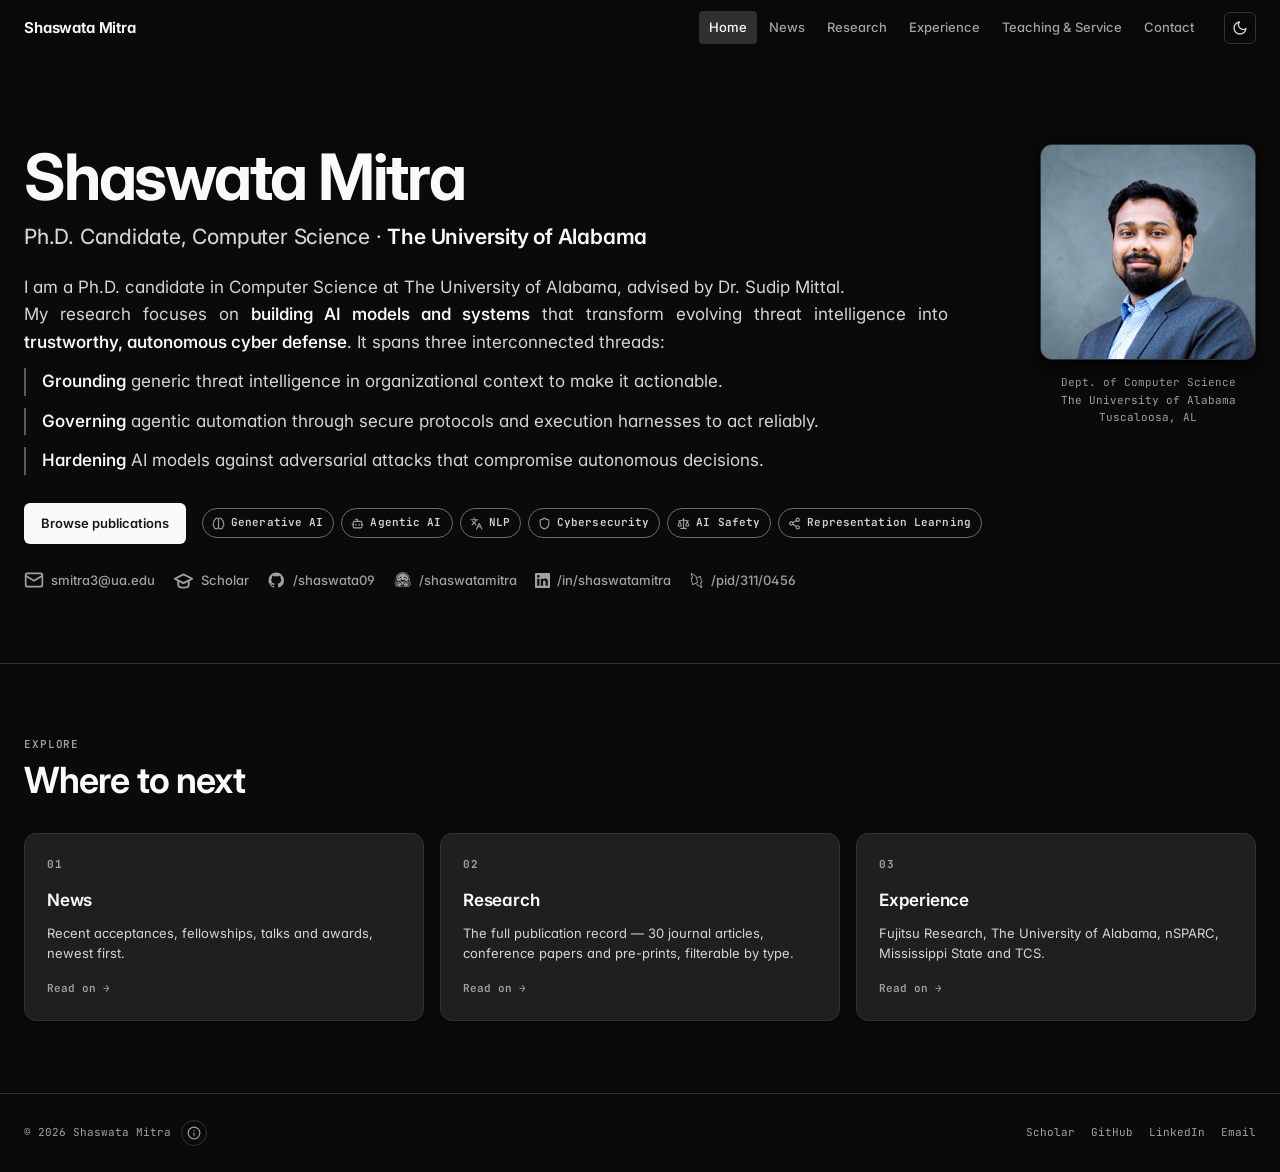
<file: index.html>
<!doctype html>
<html lang="en" data-theme="dark">
  <head>
    <meta charset="UTF-8" />
    <meta name="viewport" content="width=device-width, initial-scale=1.0" />
    <title>
      Shaswata Mitra — Generative &amp; Agentic AI for Cybersecurity
    </title>
    <meta
      name="description"
      content="Shaswata Mitra is a Ph.D. candidate in Computer Science at The University of Alabama, working on generative and agentic AI for autonomous cybersecurity, and on adversarial AI for model explainability, domain adaptation and robustness."
    />
    <meta name="author" content="Shaswata Mitra" />
    <link rel="canonical" href="https://shaswata09.github.io/" />

    <meta
      name="theme-color"
      content="#f5f5f5"
      media="(prefers-color-scheme: light)"
    />
    <meta
      name="theme-color"
      content="#0a0a0a"
      media="(prefers-color-scheme: dark)"
    />

    <meta property="og:type" content="profile" />
    <meta
      property="og:title"
      content="Shaswata Mitra — Generative &amp; Agentic AI for Cybersecurity"
    />
    <meta
      property="og:description"
      content="Shaswata Mitra is a Ph.D. candidate in Computer Science at The University of Alabama, working on generative and agentic AI for autonomous cybersecurity, and on adversarial AI for model explainability, domain adaptation and robustness."
    />
    <meta property="og:url" content="https://shaswata09.github.io/" />
    <meta name="twitter:card" content="summary" />

    <link
      rel="icon"
      href="data:image/svg+xml,%3Csvg xmlns='http://www.w3.org/2000/svg' viewBox='0 0 32 32'%3E%3Crect width='32' height='32' rx='6' fill='%230a0a0a'/%3E%3Ctext x='16' y='22' font-family='ui-monospace,monospace' font-size='15' font-weight='700' fill='%23fafafa' text-anchor='middle'%3ESM%3C/text%3E%3C/svg%3E"
    />

    <link rel="preconnect" href="https://fonts.googleapis.com" />
    <link rel="preconnect" href="https://fonts.gstatic.com" crossorigin />
    <link
      href="https://fonts.googleapis.com/css2?family=Inter:wght@400..700&family=JetBrains+Mono:wght@400..700&display=swap"
      rel="stylesheet"
    />
    <link rel="stylesheet" href="assets/css/styles.css?v=20261119.8" />

    <script>
      // Resolve the theme before first paint so there is no light/dark flash.
      // Mirrors readPref() in assets/js/main.js — keep the storage key and the
      // dark fallback in sync across both.
      (function () {
        try {
          var stored = localStorage.getItem("sm.theme");
          var theme =
            stored === "light" || stored === "dark"
              ? stored
              : stored === "system"
                ? window.matchMedia("(prefers-color-scheme: dark)").matches
                  ? "dark"
                  : "light"
                : "dark";
          document.documentElement.dataset.theme = theme;
          document.documentElement.style.colorScheme = theme;
        } catch (e) {
          /* private mode / storage blocked — the dark default on <html> stands */
        }
      })();
    </script>
    <script type="application/ld+json">
      {
        "@context": "https://schema.org",
        "@type": "Person",
        "name": "Shaswata Mitra",
        "jobTitle": "Ph.D. Candidate in Computer Science",
        "email": "mailto:smitra3@ua.edu",
        "url": "https://shaswata09.github.io/",
        "affiliation": {
          "@type": "CollegeOrUniversity",
          "name": "The University of Alabama"
        },
        "alumniOf": [
          {
            "@type": "CollegeOrUniversity",
            "name": "Mississippi State University"
          },
          {
            "@type": "CollegeOrUniversity",
            "name": "West Bengal University of Technology"
          }
        ],
        "knowsAbout": [
          "Generative AI",
          "Agentic AI",
          "Cybersecurity",
          "Cyber Threat Intelligence",
          "Adversarial Machine Learning",
          "Knowledge Graphs",
          "Natural Language Processing"
        ],
        "sameAs": [
          "https://scholar.google.com/citations?user=drsx2nkAAAAJ&hl=en",
          "https://github.com/shaswata09",
          "https://www.linkedin.com/in/shaswatamitra"
        ]
      }
    </script>
  </head>

  <body>
    <a class="skip-link" href="#main">Skip to content</a>

    <!-- ========================= NAV ========================= -->
    <header class="nav" id="nav">
      <div class="nav__inner">
        <a class="nav__brand" href="index.html">
          <span>Shaswata Mitra</span>
        </a>

        <nav class="nav__links" id="nav-menu" aria-label="Sections">
          <a class="nav__link" href="index.html" aria-current="page">Home</a>
          <a class="nav__link" href="news.html">News</a>
          <a class="nav__link" href="research.html">Research</a>
          <a class="nav__link" href="experience.html">Experience</a>
          <a class="nav__link" href="service.html">Teaching &amp; Service</a>
          <!-- Projects — hidden for the job-market version of the site. The page
             still exists at projects.html; uncomment this line to restore it. -->
          <!-- <a class="nav__link" href="projects.html">Projects</a> -->
          <a class="nav__link" href="contact.html">Contact</a>
        </nav>

        <div class="nav__actions">
          <button
            class="icon-btn nav__burger"
            id="nav-toggle"
            type="button"
            aria-label="Open menu"
            aria-expanded="false"
            aria-controls="nav-menu"
          >
            <svg
              class="nav__burger-open"
              viewBox="0 0 24 24"
              fill="none"
              stroke="currentColor"
              stroke-width="2"
              stroke-linecap="round"
              aria-hidden="true"
            >
              <path d="M4 6h16M4 12h16M4 18h16" />
            </svg>
            <svg
              class="nav__burger-close"
              viewBox="0 0 24 24"
              fill="none"
              stroke="currentColor"
              stroke-width="2"
              stroke-linecap="round"
              aria-hidden="true"
            >
              <path d="M6 6l12 12M18 6L6 18" />
            </svg>
          </button>
          <button
            class="icon-btn"
            id="theme-toggle"
            type="button"
            aria-label="Toggle colour theme"
            title="Toggle theme"
          >
            <svg
              class="icon-btn__sun"
              viewBox="0 0 24 24"
              fill="none"
              stroke="currentColor"
              stroke-width="2"
              stroke-linecap="round"
              aria-hidden="true"
            >
              <circle cx="12" cy="12" r="4" />
              <path
                d="M12 2v2M12 20v2M4.93 4.93l1.41 1.41M17.66 17.66l1.41 1.41M2 12h2M20 12h2M6.34 17.66l-1.41 1.41M19.07 4.93l-1.41 1.41"
              />
            </svg>
            <svg
              class="icon-btn__moon"
              viewBox="0 0 24 24"
              fill="none"
              stroke="currentColor"
              stroke-width="2"
              stroke-linecap="round"
              stroke-linejoin="round"
              aria-hidden="true"
            >
              <path d="M21 12.79A9 9 0 1 1 11.21 3 7 7 0 0 0 21 12.79z" />
            </svg>
          </button>
        </div>
      </div>
    </header>

    <main id="main">
      <!-- ========================= HERO ========================= -->
      <section class="hero" id="top">
        <div class="wrap hero__inner">
          <div>
            <h1 class="hero__name">Shaswata Mitra</h1>

            <p class="hero__role">
              Ph.D. Candidate, Computer Science ·
              <strong>The University of Alabama</strong>
            </p>

            <div class="hero__lede">
              <p>
                I am a Ph.D. candidate in Computer Science at The University of
                Alabama, advised by Dr. Sudip Mittal.<br />
                My research focuses on <em>building AI models and systems</em>
                that transform evolving threat intelligence into
                <em>trustworthy, autonomous cyber defense</em>. It spans three
                interconnected threads:
              </p>
              <p>
                <em>Grounding</em> generic threat intelligence in organizational
                context to make it actionable.
              </p>
              <p>
                <em>Governing</em> agentic automation through secure protocols
                and execution harnesses to act reliably.
              </p>
              <p>
                <em>Hardening</em> AI models against adversarial attacks that
                compromise autonomous decisions.
              </p>
            </div>

            <div class="hero__actions">
              <a class="btn btn--primary" href="research.html#publications"
                >Browse publications</a
              >
              <ul class="hero__tags" aria-label="Research areas">
                <li class="chip chip--topic">
                  <svg
                    viewBox="0 0 24 24"
                    fill="none"
                    stroke="currentColor"
                    stroke-width="2"
                    stroke-linecap="round"
                    stroke-linejoin="round"
                    aria-hidden="true"
                  >
                    <path
                      d="M12 5a3 3 0 1 0-5.997.125 4 4 0 0 0-2.526 5.77 4 4 0 0 0 .556 6.588A4 4 0 1 0 12 18Z"
                    />
                    <path
                      d="M12 5a3 3 0 1 1 5.997.125 4 4 0 0 1 2.526 5.77 4 4 0 0 1-.556 6.588A4 4 0 1 1 12 18Z"
                    /></svg
                  >Generative AI
                </li>
                <li class="chip chip--topic">
                  <svg
                    viewBox="0 0 24 24"
                    fill="none"
                    stroke="currentColor"
                    stroke-width="2"
                    stroke-linecap="round"
                    stroke-linejoin="round"
                    aria-hidden="true"
                  >
                    <path d="M12 8V4H8" />
                    <rect width="16" height="12" x="4" y="8" rx="2" />
                    <path d="M2 14h2M20 14h2M15 13v2M9 13v2" /></svg
                  >Agentic AI
                </li>
                <li class="chip chip--topic">
                  <svg
                    viewBox="0 0 24 24"
                    fill="none"
                    stroke="currentColor"
                    stroke-width="2"
                    stroke-linecap="round"
                    stroke-linejoin="round"
                    aria-hidden="true"
                  >
                    <path
                      d="m5 8 6 6M4 14l6-6 2-3M2 5h12M7 2h1M22 22l-5-10-5 10M14 18h6"
                    /></svg
                  >NLP
                </li>
                <li class="chip chip--topic">
                  <svg
                    viewBox="0 0 24 24"
                    fill="none"
                    stroke="currentColor"
                    stroke-width="2"
                    stroke-linecap="round"
                    stroke-linejoin="round"
                    aria-hidden="true"
                  >
                    <path
                      d="M20 13c0 5-3.5 7.5-7.66 8.95a1 1 0 0 1-.67-.01C7.5 20.5 4 18 4 13V6a1 1 0 0 1 1-1c2 0 4.5-1.2 6.24-2.72a1.17 1.17 0 0 1 1.52 0C14.51 3.81 17 5 19 5a1 1 0 0 1 1 1z"
                    /></svg
                  >Cybersecurity
                </li>
                <li class="chip chip--topic">
                  <svg
                    viewBox="0 0 24 24"
                    fill="none"
                    stroke="currentColor"
                    stroke-width="2"
                    stroke-linecap="round"
                    stroke-linejoin="round"
                    aria-hidden="true"
                  >
                    <path
                      d="m16 16 3-8 3 8c-.87.65-1.92 1-3 1s-2.13-.35-3-1M2 16l3-8 3 8c-.87.65-1.92 1-3 1s-2.13-.35-3-1M7 21h10M12 3v18M3 7h2c2 0 5-1 7-2 2 1 5 2 7 2h2"
                    /></svg
                  >AI Safety
                </li>
                <li class="chip chip--topic">
                  <svg
                    viewBox="0 0 24 24"
                    fill="none"
                    stroke="currentColor"
                    stroke-width="2"
                    stroke-linecap="round"
                    stroke-linejoin="round"
                    aria-hidden="true"
                  >
                    <circle cx="18" cy="5" r="3" />
                    <circle cx="6" cy="12" r="3" />
                    <circle cx="18" cy="19" r="3" />
                    <path
                      d="m8.59 13.51 6.83 3.98M15.41 6.51 8.59 10.49"
                    /></svg
                  >Representation Learning
                </li>
              </ul>
            </div>

            <div class="hero__links">
              <a class="hero__link" href="mailto:smitra3@ua.edu">
                <svg
                  viewBox="0 0 24 24"
                  fill="none"
                  stroke="currentColor"
                  stroke-width="2"
                  stroke-linecap="round"
                  stroke-linejoin="round"
                  aria-hidden="true"
                >
                  <rect x="2" y="4" width="20" height="16" rx="2" />
                  <path d="m22 7-10 6L2 7" />
                </svg>
                smitra3@ua.edu
              </a>
              <a
                class="hero__link"
                href="https://scholar.google.com/citations?user=drsx2nkAAAAJ&hl=en"
                target="_blank"
                rel="noopener"
              >
                <svg
                  viewBox="0 0 24 24"
                  fill="none"
                  stroke="currentColor"
                  stroke-width="2"
                  stroke-linecap="round"
                  stroke-linejoin="round"
                  aria-hidden="true"
                >
                  <path d="M22 10 12 5 2 10l10 5 10-5Z" />
                  <path d="M6 12v5c0 1.7 2.7 3 6 3s6-1.3 6-3v-5" />
                </svg>
                Scholar
              </a>
              <a
                class="hero__link"
                href="https://github.com/shaswata09"
                target="_blank"
                rel="noopener"
              >
                <svg viewBox="0 0 24 24" fill="currentColor" aria-hidden="true">
                  <path
                    d="M12 2C6.48 2 2 6.48 2 12c0 4.42 2.87 8.17 6.84 9.49.5.09.68-.22.68-.48 0-.24-.01-.87-.01-1.7-2.78.6-3.37-1.34-3.37-1.34-.45-1.16-1.11-1.47-1.11-1.47-.91-.62.07-.6.07-.6 1 .07 1.53 1.03 1.53 1.03.89 1.53 2.34 1.09 2.91.83.09-.65.35-1.09.63-1.34-2.22-.25-4.56-1.11-4.56-4.94 0-1.09.39-1.98 1.03-2.68-.1-.25-.45-1.27.1-2.64 0 0 .84-.27 2.75 1.02.8-.22 1.65-.33 2.5-.33s1.7.11 2.5.33c1.91-1.29 2.75-1.02 2.75-1.02.55 1.37.2 2.39.1 2.64.64.7 1.03 1.59 1.03 2.68 0 3.84-2.34 4.69-4.57 4.94.36.31.68.92.68 1.85 0 1.34-.01 2.42-.01 2.75 0 .27.18.58.69.48A10.01 10.01 0 0 0 22 12c0-5.52-4.48-10-10-10z"
                  />
                </svg>
                /shaswata09
              </a>
              <a
                class="hero__link"
                href="https://huggingface.co/shaswatamitra"
                target="_blank"
                rel="noopener"
              >
                <!-- Official monochrome logomark from huggingface.co/brand,
                     with fill="black" swapped for currentColor so it follows
                     the theme. Source: assets/icons/huggingface.svg -->
                <svg viewBox="0 0 1500 1500" fill="none" aria-hidden="true">
                  <path
                    fill-rule="evenodd"
                    clip-rule="evenodd"
                    d="M1348.72 1168.37C1360.03 1142.67 1361.13 1113.74 1351.94 1087.55C1361.08 1064.58 1362.52 1038.87 1356.33 1014.97C1353.1 1002.63 1347.95 991.175 1341.12 980.965C1342.52 976.029 1343.6 970.929 1344.36 965.659C1349.44 930.378 1337.38 896.408 1313.59 870.403C1302.83 858.64 1289.91 849.894 1275.97 844.105C1284.44 805.888 1288.9 766.185 1288.9 725.475C1288.9 425.12 1046.33 181.36 746.772 181.36C447.213 181.36 204.644 425.12 204.644 725.475C204.644 767.136 209.317 807.743 218.176 846.781C206.46 852.482 195.618 860.354 186.431 870.403C162.65 896.406 150.585 930.384 155.658 965.659C156.415 970.926 157.505 976.031 158.904 980.965C152.074 991.175 146.922 1002.63 143.692 1014.97C137.445 1038.82 138.958 1064.63 148.078 1087.54C138.888 1113.74 139.992 1142.68 151.301 1168.37C171.605 1214.49 218.813 1243.21 283.614 1269C355.654 1297.68 435.229 1318.64 516.715 1318.64C582.532 1318.64 639.737 1302.62 681.509 1265.68C702.919 1268.26 724.699 1269.59 746.772 1269.59C770.797 1269.59 794.475 1268.02 817.706 1264.97C859.527 1302.39 917.048 1318.64 983.305 1318.64C1065.11 1318.64 1144.1 1297.79 1216.41 1269C1281.21 1243.21 1328.42 1214.49 1348.72 1168.37ZM1201.48 1231.5C1265.52 1206.01 1298.5 1182.26 1311.77 1152.11C1321.11 1130.89 1319.46 1106.41 1307.02 1086.84C1323.52 1061.54 1320.36 1036.98 1317.28 1025.19C1313.34 1010.15 1305.2 997.644 1294.14 988.661C1299.38 979.912 1302.89 970.461 1304.41 959.918C1307.59 937.779 1300.28 915.653 1283.81 897.648C1278.56 891.903 1272.36 887.26 1265.59 883.763C1253.45 877.49 1239.44 874.904 1225.67 876.26C1229.83 862.94 1233.45 849.38 1236.51 835.609C1244.38 800.161 1248.53 763.306 1248.53 725.476C1248.53 447.262 1023.89 221.726 746.772 221.726C469.656 221.726 245.01 447.262 245.01 725.476C245.01 763.44 249.193 800.424 257.122 835.988C260.135 849.506 263.69 862.818 267.762 875.901C254.074 875.791 240.392 879.604 228.93 886.961C224.276 889.948 219.988 893.519 216.214 897.648C199.743 915.653 192.427 937.779 195.613 959.918C197.128 970.461 200.637 979.912 205.881 988.661C194.823 997.644 186.678 1010.15 182.742 1025.19C179.66 1036.98 176.501 1061.54 192.997 1086.84C180.564 1106.41 178.908 1130.89 188.245 1152.11C201.517 1182.26 234.498 1206.01 298.542 1231.5C367.636 1259 441.978 1278.27 516.715 1278.27C584.432 1278.27 634.963 1259.67 667.239 1222.93C693.142 1227.07 719.707 1229.23 746.772 1229.23C775.811 1229.23 804.275 1226.75 831.964 1221.99C864.201 1259.36 915.014 1278.28 983.305 1278.28C1058.36 1278.28 1132.11 1259.11 1201.48 1231.5Z"
                    fill="currentColor"
                  />
                  <path
                    d="M635.221 1179.69C670.856 1127.23 668.331 1087.85 619.437 1038.79C570.542 989.739 542.081 917.979 542.081 917.979C542.081 917.979 531.45 876.301 507.236 880.136C483.022 883.971 465.244 946.254 515.964 984.357C566.684 1022.45 505.864 1048.33 486.35 1012.55C466.836 976.778 413.552 884.803 385.92 867.214C358.3 849.625 338.851 859.479 345.365 895.736C351.878 931.993 467.393 1019.87 456.154 1038.89C444.914 1057.9 405.304 1016.55 405.304 1016.55C405.304 1016.55 281.359 903.302 254.374 932.812C227.389 962.322 274.846 987.048 342.477 1028.15C410.121 1069.25 415.365 1080.1 405.77 1095.65C396.162 1111.2 246.864 984.825 232.84 1038.4C218.83 1091.97 385.208 1107.52 374.939 1144.5C364.671 1181.5 257.741 1074.5 235.87 1116.19C213.987 1157.89 386.762 1206.89 388.16 1207.25C443.969 1221.79 585.705 1252.59 635.221 1179.69Z"
                    fill="currentColor"
                  />
                  <path
                    d="M864.806 1179.69C829.171 1127.23 831.696 1087.85 880.591 1038.79C929.485 989.739 957.946 917.979 957.946 917.979C957.946 917.979 968.577 876.301 992.791 880.136C1017.01 883.971 1034.78 946.254 984.064 984.357C933.344 1022.45 994.164 1048.33 1013.68 1012.55C1033.19 976.778 1086.47 884.803 1114.11 867.214C1141.73 849.625 1161.18 859.479 1154.66 895.736C1148.15 931.993 1032.63 1019.87 1043.87 1038.89C1055.11 1057.9 1094.72 1016.55 1094.72 1016.55C1094.72 1016.55 1218.67 903.302 1245.65 932.812C1272.64 962.322 1225.18 987.048 1157.55 1028.15C1089.91 1069.25 1084.66 1080.1 1094.26 1095.65C1103.87 1111.2 1253.16 984.825 1267.19 1038.4C1281.2 1091.97 1114.82 1107.52 1125.09 1144.5C1135.36 1181.5 1242.29 1074.5 1264.16 1116.19C1286.04 1157.89 1113.27 1206.89 1111.87 1207.25C1056.06 1221.79 914.322 1252.59 864.806 1179.69Z"
                    fill="currentColor"
                  />
                  <path
                    d="M675.913 853.201C679.674 855.39 683.766 857.524 688.891 860.001C705.59 868.074 725.878 873.106 750.564 873.106C777.366 873.106 799.015 867.175 816.53 857.819C821.193 855.328 825.305 852.779 828.701 850.52C818.286 841.142 806.116 833.688 792.747 828.717C791.172 828.131 789.58 827.58 787.973 827.064C782.46 825.295 776.761 834.148 770.915 843.232C765.317 851.929 759.582 860.838 753.744 860.838C748.268 860.838 742.882 851.802 737.615 842.964C732.157 833.804 726.824 824.857 721.649 826.403C704.266 831.599 688.648 840.906 675.913 853.201Z"
                    fill="currentColor"
                  />
                  <path
                    fill-rule="evenodd"
                    clip-rule="evenodd"
                    d="M849.695 285.599C816.641 277.833 782.184 273.727 746.772 273.727C684.644 273.727 625.458 286.368 571.624 309.227C448.998 361.299 354.15 466.394 315.593 595.883C303.37 636.933 296.805 680.435 296.805 725.476C296.805 761.974 301.116 797.461 309.255 831.452C309.366 831.317 309.477 831.183 309.587 831.05C322.652 815.372 341.389 806.727 362.353 806.727C379.135 806.727 396.395 812.304 413.669 823.302C425.128 830.608 437.792 843.556 450.832 859.832C462.913 843.01 479.824 831.83 499.169 828.775C502.872 828.19 506.628 827.891 510.344 827.891H510.357C554.525 827.891 581.096 866.358 591.144 900.964C596.129 912.651 620.058 965.899 656.056 1002.01C710.873 1057.01 724.595 1113.75 697.461 1174.54C713.655 1176.32 730.108 1177.23 746.772 1177.23C747.445 1177.23 748.117 1177.22 748.789 1177.22L749.307 1177.22L750.29 1177.21C767.865 1177.08 785.2 1175.93 802.241 1173.83C775.534 1113.31 789.363 1056.8 843.964 1002.01C879.962 965.899 903.891 912.651 908.876 900.964C918.924 866.358 945.495 827.891 989.663 827.891H989.676C993.392 827.891 997.147 828.19 1000.85 828.775C1020.2 831.83 1037.11 843.01 1049.19 859.832C1062.23 843.556 1074.89 830.608 1086.35 823.302C1103.62 812.304 1120.89 806.727 1137.67 806.727C1156.17 806.727 1172.94 813.46 1185.6 825.819C1192.89 793.547 1196.74 759.963 1196.74 725.476C1196.74 709.883 1195.95 694.474 1194.42 679.288C1174.88 486.115 1034.11 328.922 849.695 285.599ZM652.93 884.744C603.394 843.337 581.677 781.979 581.677 742.068C581.677 711.101 602.797 721.605 636.467 738.35C666.402 753.238 706.256 773.059 750.01 773.059C793.763 773.059 833.618 753.238 863.553 738.35C897.223 721.605 918.343 711.101 918.343 742.068C918.343 780.4 900.71 842.529 852.745 880.809C827.567 900.728 794.093 914.485 750.509 914.485C709.56 914.485 677.534 902.691 652.93 884.744ZM919.726 619.809C914.761 612.591 909.541 605.002 902.523 602.514C896.04 600.216 887.549 603.626 879.395 606.901C868.994 611.078 859.142 615.035 854.701 606.649C837.914 574.953 849.899 535.595 881.471 518.742C913.042 501.889 952.244 513.922 969.031 545.618C985.818 577.315 973.833 616.672 942.261 633.525C932.68 638.64 926.437 629.564 919.726 619.809ZM597.494 602.514C590.477 605.002 585.256 612.591 580.291 619.809C573.581 629.564 567.337 638.64 557.756 633.525C526.185 616.672 514.2 577.315 530.986 545.618C547.773 513.922 586.975 501.889 618.547 518.742C650.118 535.595 662.103 574.953 645.317 606.649C640.876 615.035 631.023 611.078 620.623 606.901C612.468 603.626 603.977 600.216 597.494 602.514ZM1093.15 621.477C1093.15 644.811 1074.31 663.727 1051.07 663.727C1027.83 663.727 1008.98 644.811 1008.98 621.477C1008.98 598.143 1027.83 579.227 1051.07 579.227C1074.31 579.227 1093.15 598.143 1093.15 621.477ZM448.95 663.727C472.192 663.727 491.033 644.811 491.033 621.477C491.033 598.143 472.192 579.227 448.95 579.227C425.708 579.227 406.866 598.143 406.866 621.477C406.866 644.811 425.708 663.727 448.95 663.727Z"
                    fill="currentColor"
                  />
                </svg>
                /shaswatamitra
              </a>
              <a
                class="hero__link"
                href="https://www.linkedin.com/in/shaswatamitra"
                target="_blank"
                rel="noopener"
              >
                <svg viewBox="0 0 24 24" fill="currentColor" aria-hidden="true">
                  <path
                    d="M20.45 20.45h-3.56v-5.57c0-1.33-.02-3.04-1.85-3.04-1.85 0-2.14 1.45-2.14 2.94v5.67H9.35V9h3.41v1.56h.05c.48-.9 1.64-1.85 3.37-1.85 3.6 0 4.27 2.37 4.27 5.46v6.28ZM5.34 7.43a2.06 2.06 0 1 1 0-4.13 2.06 2.06 0 0 1 0 4.13Zm1.78 13.02H3.56V9h3.56v11.45ZM22.22 0H1.77C.79 0 0 .77 0 1.72v20.56C0 23.23.79 24 1.77 24h20.45c.98 0 1.78-.77 1.78-1.72V1.72C24 .77 23.2 0 22.22 0Z"
                  />
                </svg>
                /in/shaswatamitra
              </a>
              <a
                class="hero__link"
                href="https://dblp.org/pid/311/0456.html"
                target="_blank"
                rel="noopener"
              >
                <!-- Inlined rather than <img>: an image is isolated from page
                     CSS, so it cannot take currentColor and would stay black
                     on the dark theme. Source: assets/icons/dblp.svg -->
                <svg viewBox="0 0 24 24" fill="currentColor" aria-hidden="true">
                  <path
                    d="M6.17,19.317c-0.161,0-0.318-0.034-0.465-0.102c-0.491-0.228-0.646-0.73-0.672-0.828l-2.232-8.59C2.594,9.007,3.053,8.382,3.566,8.136l1.146-0.549L3.056,1.23C2.888,0.604,3.213,0.282,3.36,0.172c0.341-0.251,0.81-0.227,1.29,0.072l6.338,4.006c0.843,0.523,1.067,1.293,1.09,1.379c0.011,0.039,0.018,0.079,0.021,0.12l2.221,8.508c0.007,0.024,0.021,0.104,0.024,0.129c0.128,0.727-0.325,1.308-0.802,1.534l-6.805,3.261C6.55,19.272,6.357,19.317,6.17,19.317z M4.264,9.465l2.136,8.216l6.497-3.114L10.628,6.05c-0.006-0.024-0.011-0.048-0.015-0.072c-0.039-0.083-0.156-0.292-0.421-0.456l-5.35-3.381L6.32,7.808c0.091,0.347-0.078,0.71-0.401,0.866L4.264,9.465z M4.214,9.489C4.214,9.489,4.214,9.489,4.214,9.489L4.214,9.489L4.214,9.489z"
                    fill="currentColor"
                  />
                  <path
                    d="M20.102,24c-0.235,0-0.493-0.081-0.753-0.24l-6.339-4.006c-0.459-0.286-0.806-0.688-1.026-1.193c-0.009-0.02-0.048-0.131-0.055-0.152l-0.114-0.429c-0.104-0.401,0.135-0.811,0.535-0.916c0.397-0.102,0.811,0.134,0.916,0.535l0.1,0.38c0.028,0.062,0.139,0.315,0.442,0.504l5.352,3.382l-1.475-5.656c-0.091-0.35,0.079-0.714,0.406-0.868l1.7-0.8l-2.189-8.196l-3.479,1.661c-0.377,0.18-0.822,0.02-1-0.354c-0.179-0.374-0.021-0.821,0.354-1l3.79-1.81c0.354-0.167,0.723-0.177,1.036-0.029c0.489,0.23,0.639,0.732,0.664,0.83l2.229,8.587c0.214,0.78-0.241,1.41-0.755,1.662l-1.147,0.54l1.652,6.337c0.163,0.626-0.161,0.948-0.308,1.057C20.482,23.942,20.3,24,20.102,24z M17.515,6.019c0,0.001,0,0.002,0.001,0.003L17.515,6.019z"
                    fill="currentColor"
                  />
                </svg>
                /pid/311/0456
              </a>
            </div>
          </div>

          <aside class="hero__side">
            <div class="hero__plate">
              <img
                class="hero__portrait"
                src="assets/img/profile_dp.jpg"
                alt="Shaswata Mitra"
                width="551"
                height="560"
                decoding="async"
              />
            </div>
            <p class="hero__affil">
              Dept. of Computer Science<br />
              The University of Alabama<br />
              Tuscaloosa, AL
            </p>
          </aside>
        </div>
      </section>
      <!-- ========================= EXPLORE ========================= -->
      <section class="section" id="explore">
        <div class="wrap">
          <div class="section__head">
            <div>
              <p class="eyebrow" style="margin-bottom: 8px">Explore</p>
              <h2 class="section__title">Where to next</h2>
            </div>
          </div>

          <div class="explore">
            <a class="ecard reveal" href="news.html">
              <span class="ecard__k">01</span>
              <h3 class="ecard__t">News</h3>
              <p class="ecard__d">
                Recent acceptances, fellowships, talks and awards, newest first.
              </p>
              <span class="ecard__go">Read on →</span>
            </a>
            <a class="ecard reveal" href="research.html">
              <span class="ecard__k">02</span>
              <h3 class="ecard__t">Research</h3>
              <p class="ecard__d">
                The full publication record — 30 journal articles, conference
                papers and pre-prints, filterable by type.
              </p>
              <span class="ecard__go">Read on →</span>
            </a>
            <a class="ecard reveal" href="experience.html">
              <span class="ecard__k">03</span>
              <h3 class="ecard__t">Experience</h3>
              <p class="ecard__d">
                Fujitsu Research, The University of Alabama, nSPARC, Mississippi
                State and TCS.
              </p>
              <span class="ecard__go">Read on →</span>
            </a>
            <!-- Projects card — hidden alongside the nav entry. Restore by
                 uncommenting, and set .explore back to 4 columns.
            <a class="ecard reveal" href="projects.html">
            <span class="ecard__k">04</span>
            <h3 class="ecard__t">Projects</h3>
            <p class="ecard__d">
            Applied work where the research meets daily use — starting with
            jojo, built on a knowledge graph.
            </p>
            <span class="ecard__go">Read on →</span>
            </a>
            -->
          </div>
        </div>
      </section>
    </main>

    <footer class="footer">
      <div class="wrap footer__inner">
        <span class="footer__meta">
          <span>© <span id="year">2026</span> Shaswata Mitra</span>
          <!-- Hard-coded on purpose: a "last updated" derived from the clock
               would claim today's date on a page that has not changed. Edit
               this string (in every page's footer) when the site is revised. -->
          <button class="stamp" type="button" aria-expanded="false">
            <svg
              class="stamp__ico"
              viewBox="0 0 24 24"
              fill="none"
              stroke="currentColor"
              stroke-width="2"
              stroke-linecap="round"
              stroke-linejoin="round"
              aria-hidden="true"
            >
              <circle cx="12" cy="12" r="10" />
              <path d="M12 16v-4M12 8h.01" />
            </svg>
            <span class="stamp__label">Last updated September 2026</span>
          </button>
        </span>
        <nav class="footer__links" aria-label="Profiles">
          <a
            href="https://scholar.google.com/citations?user=drsx2nkAAAAJ&hl=en"
            target="_blank"
            rel="noopener"
            >Scholar</a
          >
          <a href="https://github.com/shaswata09" target="_blank" rel="noopener"
            >GitHub</a
          >
          <a
            href="https://www.linkedin.com/in/shaswatamitra"
            target="_blank"
            rel="noopener"
            >LinkedIn</a
          >
          <a href="mailto:smitra3@ua.edu">Email</a>
        </nav>
      </div>
    </footer>

    <script src="assets/js/main.js?v=20261119.8"></script>
  </body>
</html>
</file>
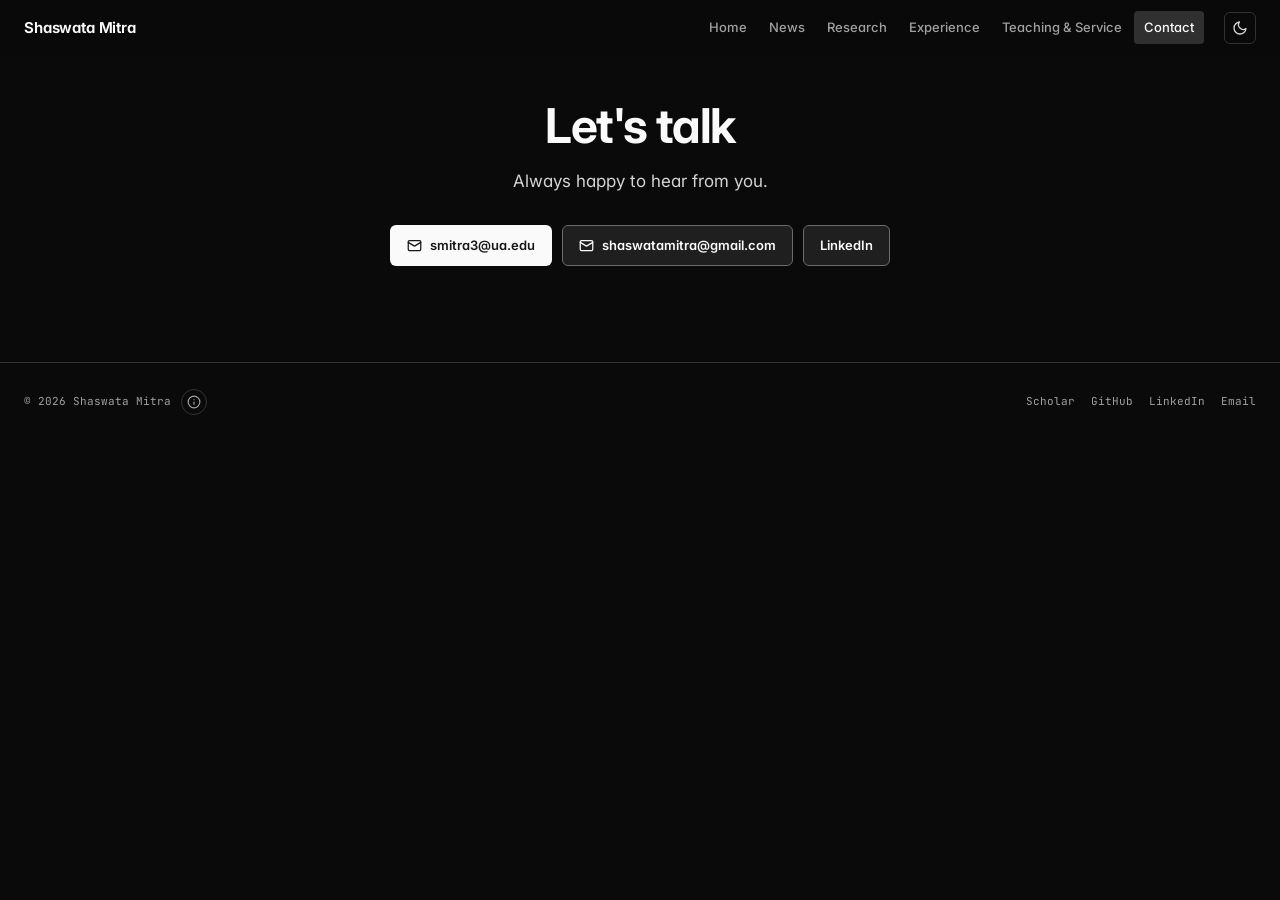
<file: contact.html>
<!doctype html>
<html lang="en" data-theme="dark">
  <head>
    <meta charset="UTF-8" />
    <meta name="viewport" content="width=device-width, initial-scale=1.0" />
    <title>Contact — Shaswata Mitra</title>
    <meta name="description" content="Get in touch with Shaswata Mitra — email, LinkedIn, Google Scholar and GitHub." />
    <meta name="author" content="Shaswata Mitra" />
    <link rel="canonical" href="https://shaswata09.github.io/contact.html" />

    <meta name="theme-color" content="#f5f5f5" media="(prefers-color-scheme: light)" />
    <meta name="theme-color" content="#0a0a0a" media="(prefers-color-scheme: dark)" />

    <meta property="og:type" content="profile" />
    <meta property="og:title" content="Contact — Shaswata Mitra" />
    <meta property="og:description" content="Get in touch with Shaswata Mitra — email, LinkedIn, Google Scholar and GitHub." />
    <meta property="og:url" content="https://shaswata09.github.io/contact.html" />
    <meta name="twitter:card" content="summary" />

    <link rel="icon" href="data:image/svg+xml,%3Csvg xmlns='http://www.w3.org/2000/svg' viewBox='0 0 32 32'%3E%3Crect width='32' height='32' rx='6' fill='%230a0a0a'/%3E%3Ctext x='16' y='22' font-family='ui-monospace,monospace' font-size='15' font-weight='700' fill='%23fafafa' text-anchor='middle'%3ESM%3C/text%3E%3C/svg%3E" />

    <link rel="preconnect" href="https://fonts.googleapis.com" />
    <link rel="preconnect" href="https://fonts.gstatic.com" crossorigin />
    <link
      href="https://fonts.googleapis.com/css2?family=Inter:wght@400..700&family=JetBrains+Mono:wght@400..700&display=swap"
      rel="stylesheet"
    />
    <link rel="stylesheet" href="assets/css/styles.css?v=20261119.8" />

    <script>
      // Resolve the theme before first paint so there is no light/dark flash.
      // Mirrors readPref() in assets/js/main.js — keep the storage key and the
      // dark fallback in sync across both.
      ;(function () {
        try {
          var stored = localStorage.getItem('sm.theme')
          var theme =
            stored === 'light' || stored === 'dark'
              ? stored
              : stored === 'system'
                ? window.matchMedia('(prefers-color-scheme: dark)').matches
                  ? 'dark'
                  : 'light'
                : 'dark'
          document.documentElement.dataset.theme = theme
          document.documentElement.style.colorScheme = theme
        } catch (e) {
          /* private mode / storage blocked — the dark default on <html> stands */
        }
      })()
    </script>
  </head>

  <body>
    <a class="skip-link" href="#main">Skip to content</a>

    <!-- ========================= NAV ========================= -->
    <header class="nav" id="nav">
      <div class="nav__inner">
        <a class="nav__brand" href="index.html">
          <span>Shaswata Mitra</span>
        </a>

        <nav class="nav__links" id="nav-menu" aria-label="Sections">
          <a class="nav__link" href="index.html">Home</a>
          <a class="nav__link" href="news.html">News</a>
          <a class="nav__link" href="research.html">Research</a>
          <a class="nav__link" href="experience.html">Experience</a>
          <a class="nav__link" href="service.html">Teaching &amp; Service</a>
          <!-- Projects — hidden for the job-market version of the site. The page
             still exists at projects.html; uncomment this line to restore it. -->
          <!-- <a class="nav__link" href="projects.html">Projects</a> -->
          <a class="nav__link" href="contact.html" aria-current="page">Contact</a>
        </nav>

        <div class="nav__actions">
          <button
            class="icon-btn nav__burger"
            id="nav-toggle"
            type="button"
            aria-label="Open menu"
            aria-expanded="false"
            aria-controls="nav-menu"
          >
            <svg class="nav__burger-open" viewBox="0 0 24 24" fill="none" stroke="currentColor" stroke-width="2" stroke-linecap="round" aria-hidden="true">
              <path d="M4 6h16M4 12h16M4 18h16" />
            </svg>
            <svg class="nav__burger-close" viewBox="0 0 24 24" fill="none" stroke="currentColor" stroke-width="2" stroke-linecap="round" aria-hidden="true">
              <path d="M6 6l12 12M18 6L6 18" />
            </svg>
          </button>
          <button class="icon-btn" id="theme-toggle" type="button" aria-label="Toggle colour theme" title="Toggle theme">
            <svg class="icon-btn__sun" viewBox="0 0 24 24" fill="none" stroke="currentColor" stroke-width="2" stroke-linecap="round" aria-hidden="true">
              <circle cx="12" cy="12" r="4" />
              <path d="M12 2v2M12 20v2M4.93 4.93l1.41 1.41M17.66 17.66l1.41 1.41M2 12h2M20 12h2M6.34 17.66l-1.41 1.41M19.07 4.93l-1.41 1.41" />
            </svg>
            <svg class="icon-btn__moon" viewBox="0 0 24 24" fill="none" stroke="currentColor" stroke-width="2" stroke-linecap="round" stroke-linejoin="round" aria-hidden="true">
              <path d="M21 12.79A9 9 0 1 1 11.21 3 7 7 0 0 0 21 12.79z" />
            </svg>
          </button>
        </div>
      </div>
    </header>

    <main id="main" class="page">
      <!-- ========================= CONTACT ========================= -->
      <section class="section contact" id="contact">
        <div class="wrap">
          <h2 class="contact__title">Let's talk</h2>
          <p class="contact__body">Always happy to hear from you.</p>
          <div class="contact__actions">
            <a class="btn btn--primary" href="mailto:smitra3@ua.edu">
              <svg viewBox="0 0 24 24" fill="none" stroke="currentColor" stroke-width="2" stroke-linecap="round" stroke-linejoin="round" aria-hidden="true">
                <rect x="2" y="4" width="20" height="16" rx="2" />
                <path d="m22 7-10 6L2 7" />
              </svg>
              smitra3@ua.edu
            </a>
            <a class="btn btn--ghost" href="mailto:shaswatamitra@gmail.com">
              <svg viewBox="0 0 24 24" fill="none" stroke="currentColor" stroke-width="2" stroke-linecap="round" stroke-linejoin="round" aria-hidden="true">
                <rect x="2" y="4" width="20" height="16" rx="2" />
                <path d="m22 7-10 6L2 7" />
              </svg>
              shaswatamitra@gmail.com
            </a>
            <a class="btn btn--ghost" href="https://www.linkedin.com/in/shaswatamitra" target="_blank" rel="noopener">LinkedIn</a>
          </div>
        </div>
      </section>
    </main>

    <footer class="footer">
      <div class="wrap footer__inner">
        <span class="footer__meta">
          <span>© <span id="year">2026</span> Shaswata Mitra</span>
          <!-- Hard-coded on purpose: a "last updated" derived from the clock
               would claim today's date on a page that has not changed. Edit
               this string (in every page's footer) when the site is revised. -->
          <button class="stamp" type="button" aria-expanded="false">
            <svg class="stamp__ico" viewBox="0 0 24 24" fill="none" stroke="currentColor" stroke-width="2" stroke-linecap="round" stroke-linejoin="round" aria-hidden="true">
              <circle cx="12" cy="12" r="10" />
              <path d="M12 16v-4M12 8h.01" />
            </svg>
            <span class="stamp__label">Last updated September 2026</span>
          </button>
        </span>
        <nav class="footer__links" aria-label="Profiles">
          <a href="https://scholar.google.com/citations?user=drsx2nkAAAAJ&hl=en" target="_blank" rel="noopener">Scholar</a>
          <a href="https://github.com/shaswata09" target="_blank" rel="noopener">GitHub</a>
          <a href="https://www.linkedin.com/in/shaswatamitra" target="_blank" rel="noopener">LinkedIn</a>
          <a href="mailto:smitra3@ua.edu">Email</a>
        </nav>
      </div>
    </footer>

    <script src="assets/js/main.js?v=20261119.8"></script>
  </body>
</html>
</file>
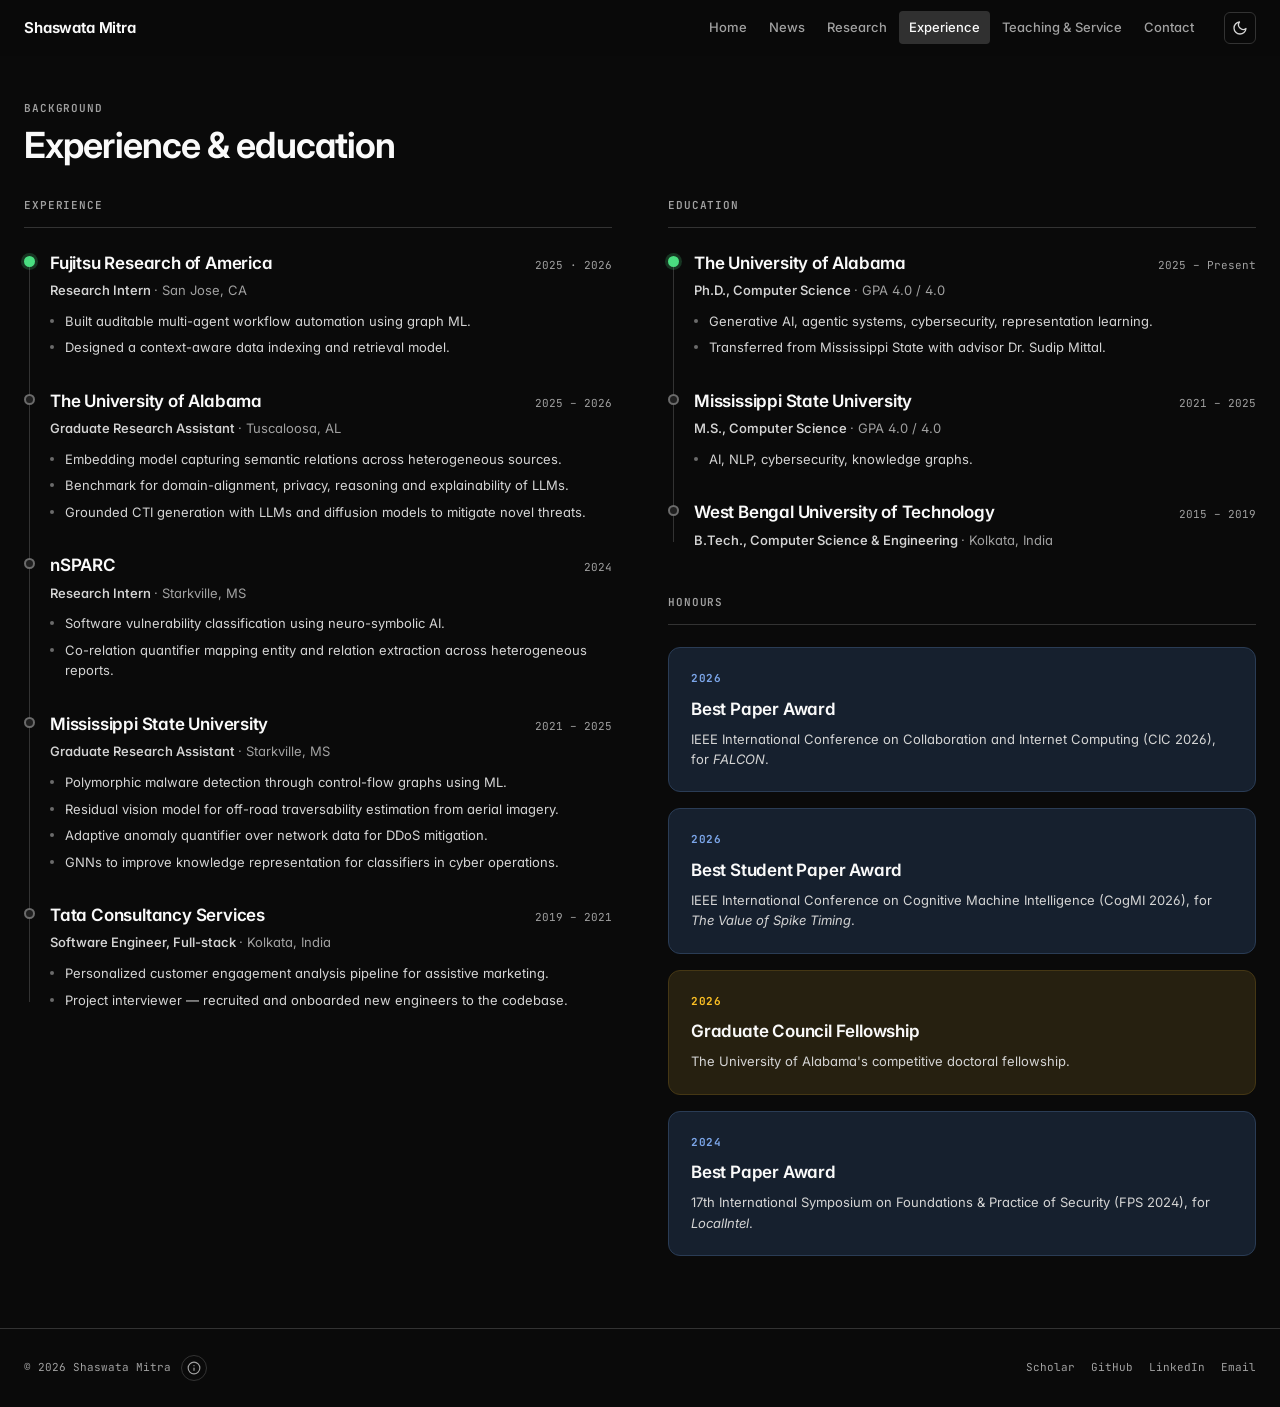
<file: experience.html>
<!doctype html>
<html lang="en" data-theme="dark">
  <head>
    <meta charset="UTF-8" />
    <meta name="viewport" content="width=device-width, initial-scale=1.0" />
    <title>Experience & education — Shaswata Mitra</title>
    <meta name="description" content="Research experience at Fujitsu Research of America, The University of Alabama, nSPARC, Mississippi State University and Tata Consultancy Services, with education and honours." />
    <meta name="author" content="Shaswata Mitra" />
    <link rel="canonical" href="https://shaswata09.github.io/experience.html" />

    <meta name="theme-color" content="#f5f5f5" media="(prefers-color-scheme: light)" />
    <meta name="theme-color" content="#0a0a0a" media="(prefers-color-scheme: dark)" />

    <meta property="og:type" content="profile" />
    <meta property="og:title" content="Experience & education — Shaswata Mitra" />
    <meta property="og:description" content="Research experience at Fujitsu Research of America, The University of Alabama, nSPARC, Mississippi State University and Tata Consultancy Services, with education and honours." />
    <meta property="og:url" content="https://shaswata09.github.io/experience.html" />
    <meta name="twitter:card" content="summary" />

    <link rel="icon" href="data:image/svg+xml,%3Csvg xmlns='http://www.w3.org/2000/svg' viewBox='0 0 32 32'%3E%3Crect width='32' height='32' rx='6' fill='%230a0a0a'/%3E%3Ctext x='16' y='22' font-family='ui-monospace,monospace' font-size='15' font-weight='700' fill='%23fafafa' text-anchor='middle'%3ESM%3C/text%3E%3C/svg%3E" />

    <link rel="preconnect" href="https://fonts.googleapis.com" />
    <link rel="preconnect" href="https://fonts.gstatic.com" crossorigin />
    <link
      href="https://fonts.googleapis.com/css2?family=Inter:wght@400..700&family=JetBrains+Mono:wght@400..700&display=swap"
      rel="stylesheet"
    />
    <link rel="stylesheet" href="assets/css/styles.css?v=20261119.8" />

    <script>
      // Resolve the theme before first paint so there is no light/dark flash.
      // Mirrors readPref() in assets/js/main.js — keep the storage key and the
      // dark fallback in sync across both.
      ;(function () {
        try {
          var stored = localStorage.getItem('sm.theme')
          var theme =
            stored === 'light' || stored === 'dark'
              ? stored
              : stored === 'system'
                ? window.matchMedia('(prefers-color-scheme: dark)').matches
                  ? 'dark'
                  : 'light'
                : 'dark'
          document.documentElement.dataset.theme = theme
          document.documentElement.style.colorScheme = theme
        } catch (e) {
          /* private mode / storage blocked — the dark default on <html> stands */
        }
      })()
    </script>
  </head>

  <body>
    <a class="skip-link" href="#main">Skip to content</a>

    <!-- ========================= NAV ========================= -->
    <header class="nav" id="nav">
      <div class="nav__inner">
        <a class="nav__brand" href="index.html">
          <span>Shaswata Mitra</span>
        </a>

        <nav class="nav__links" id="nav-menu" aria-label="Sections">
          <a class="nav__link" href="index.html">Home</a>
          <a class="nav__link" href="news.html">News</a>
          <a class="nav__link" href="research.html">Research</a>
          <a class="nav__link" href="experience.html" aria-current="page">Experience</a>
          <a class="nav__link" href="service.html">Teaching &amp; Service</a>
          <!-- Projects — hidden for the job-market version of the site. The page
             still exists at projects.html; uncomment this line to restore it. -->
          <!-- <a class="nav__link" href="projects.html">Projects</a> -->
          <a class="nav__link" href="contact.html">Contact</a>
        </nav>

        <div class="nav__actions">
          <button
            class="icon-btn nav__burger"
            id="nav-toggle"
            type="button"
            aria-label="Open menu"
            aria-expanded="false"
            aria-controls="nav-menu"
          >
            <svg class="nav__burger-open" viewBox="0 0 24 24" fill="none" stroke="currentColor" stroke-width="2" stroke-linecap="round" aria-hidden="true">
              <path d="M4 6h16M4 12h16M4 18h16" />
            </svg>
            <svg class="nav__burger-close" viewBox="0 0 24 24" fill="none" stroke="currentColor" stroke-width="2" stroke-linecap="round" aria-hidden="true">
              <path d="M6 6l12 12M18 6L6 18" />
            </svg>
          </button>
          <button class="icon-btn" id="theme-toggle" type="button" aria-label="Toggle colour theme" title="Toggle theme">
            <svg class="icon-btn__sun" viewBox="0 0 24 24" fill="none" stroke="currentColor" stroke-width="2" stroke-linecap="round" aria-hidden="true">
              <circle cx="12" cy="12" r="4" />
              <path d="M12 2v2M12 20v2M4.93 4.93l1.41 1.41M17.66 17.66l1.41 1.41M2 12h2M20 12h2M6.34 17.66l-1.41 1.41M19.07 4.93l-1.41 1.41" />
            </svg>
            <svg class="icon-btn__moon" viewBox="0 0 24 24" fill="none" stroke="currentColor" stroke-width="2" stroke-linecap="round" stroke-linejoin="round" aria-hidden="true">
              <path d="M21 12.79A9 9 0 1 1 11.21 3 7 7 0 0 0 21 12.79z" />
            </svg>
          </button>
        </div>
      </div>
    </header>

    <main id="main" class="page">
      <!-- ========================= EXPERIENCE ========================= -->
      <section class="section" id="experience">
        <div class="wrap">
          <div class="section__head">
            <div>
              <p class="eyebrow" style="margin-bottom: 8px">Background</p>
              <h2 class="section__title">Experience &amp; education</h2>
            </div>
          </div>

          <div class="split">
            <div>
              <p class="subhead">Experience</p>
              <div class="tl">
                <div class="tl__item reveal" data-current="true">
                  <div class="tl__head">
                    <h3 class="tl__org">Fujitsu Research of America</h3>
                    <span class="tl__date">2025 · 2026</span>
                  </div>
                  <p class="tl__role">Research Intern <span>· San Jose, CA</span></p>
                  <ul class="tl__list">
                    <li>Built auditable multi-agent workflow automation using graph ML.</li>
                    <li>Designed a context-aware data indexing and retrieval model.</li>
                  </ul>
                </div>

                <div class="tl__item reveal">
                  <div class="tl__head">
                    <h3 class="tl__org">The University of Alabama</h3>
                    <span class="tl__date">2025 – 2026</span>
                  </div>
                  <p class="tl__role">Graduate Research Assistant <span>· Tuscaloosa, AL</span></p>
                  <ul class="tl__list">
                    <li>Embedding model capturing semantic relations across heterogeneous sources.</li>
                    <li>Benchmark for domain-alignment, privacy, reasoning and explainability of LLMs.</li>
                    <li>Grounded CTI generation with LLMs and diffusion models to mitigate novel threats.</li>
                  </ul>
                </div>

                <div class="tl__item reveal">
                  <div class="tl__head">
                    <h3 class="tl__org">nSPARC</h3>
                    <span class="tl__date">2024</span>
                  </div>
                  <p class="tl__role">Research Intern <span>· Starkville, MS</span></p>
                  <ul class="tl__list">
                    <li>Software vulnerability classification using neuro-symbolic AI.</li>
                    <li>Co-relation quantifier mapping entity and relation extraction across heterogeneous reports.</li>
                  </ul>
                </div>

                <div class="tl__item reveal">
                  <div class="tl__head">
                    <h3 class="tl__org">Mississippi State University</h3>
                    <span class="tl__date">2021 – 2025</span>
                  </div>
                  <p class="tl__role">Graduate Research Assistant <span>· Starkville, MS</span></p>
                  <ul class="tl__list">
                    <li>Polymorphic malware detection through control-flow graphs using ML.</li>
                    <li>Residual vision model for off-road traversability estimation from aerial imagery.</li>
                    <li>Adaptive anomaly quantifier over network data for DDoS mitigation.</li>
                    <li>GNNs to improve knowledge representation for classifiers in cyber operations.</li>
                  </ul>
                </div>

                <div class="tl__item reveal">
                  <div class="tl__head">
                    <h3 class="tl__org">Tata Consultancy Services</h3>
                    <span class="tl__date">2019 – 2021</span>
                  </div>
                  <p class="tl__role">Software Engineer, Full-stack <span>· Kolkata, India</span></p>
                  <ul class="tl__list">
                    <li>Personalized customer engagement analysis pipeline for assistive marketing.</li>
                    <li>Project interviewer — recruited and onboarded new engineers to the codebase.</li>
                  </ul>
                </div>
              </div>
            </div>

            <div>
              <p class="subhead">Education</p>
              <div class="tl" style="margin-bottom: 44px">
                <div class="tl__item reveal" data-current="true">
                  <div class="tl__head">
                    <h3 class="tl__org">The University of Alabama</h3>
                    <span class="tl__date">2025 – Present</span>
                  </div>
                  <p class="tl__role">Ph.D., Computer Science <span>· GPA 4.0 / 4.0</span></p>
                  <ul class="tl__list">
                    <li>Generative AI, agentic systems, cybersecurity, representation learning.</li>
                    <li>Transferred from Mississippi State with advisor Dr. Sudip Mittal.</li>
                  </ul>
                </div>
                <div class="tl__item reveal">
                  <div class="tl__head">
                    <h3 class="tl__org">Mississippi State University</h3>
                    <span class="tl__date">2021 – 2025</span>
                  </div>
                  <p class="tl__role">M.S., Computer Science <span>· GPA 4.0 / 4.0</span></p>
                  <ul class="tl__list">
                    <li>AI, NLP, cybersecurity, knowledge graphs.</li>
                  </ul>
                </div>
                <div class="tl__item reveal">
                  <div class="tl__head">
                    <h3 class="tl__org">West Bengal University of Technology</h3>
                    <span class="tl__date">2015 – 2019</span>
                  </div>
                  <p class="tl__role">B.Tech., Computer Science &amp; Engineering <span>· Kolkata, India</span></p>
                </div>
              </div>

              <p class="subhead">Honours</p>
              <div class="awards" style="grid-template-columns: 1fr">
                <div class="award award--info reveal">
                  <div class="award__y">2026</div>
                  <h3 class="award__t">Best Paper Award</h3>
                  <p class="award__d">
                    IEEE International Conference on Collaboration and Internet
                    Computing (CIC 2026), for <em>FALCON</em>.
                  </p>
                </div>
                <div class="award award--info reveal">
                  <div class="award__y">2026</div>
                  <h3 class="award__t">Best Student Paper Award</h3>
                  <p class="award__d">
                    IEEE International Conference on Cognitive Machine
                    Intelligence (CogMI 2026), for
                    <em>The Value of Spike Timing</em>.
                  </p>
                </div>
                <div class="award reveal">
                  <div class="award__y">2026</div>
                  <h3 class="award__t">Graduate Council Fellowship</h3>
                  <p class="award__d">
                    The University of Alabama's competitive doctoral fellowship.
                  </p>
                </div>
                <div class="award award--info reveal">
                  <div class="award__y">2024</div>
                  <h3 class="award__t">Best Paper Award</h3>
                  <p class="award__d">
                    17th International Symposium on Foundations &amp; Practice of Security (FPS 2024),
                    for <em>LocalIntel</em>.
                  </p>
                </div>
              </div>

            </div>
          </div>
        </div>
      </section>
    </main>

    <footer class="footer">
      <div class="wrap footer__inner">
        <span class="footer__meta">
          <span>© <span id="year">2026</span> Shaswata Mitra</span>
          <!-- Hard-coded on purpose: a "last updated" derived from the clock
               would claim today's date on a page that has not changed. Edit
               this string (in every page's footer) when the site is revised. -->
          <button class="stamp" type="button" aria-expanded="false">
            <svg class="stamp__ico" viewBox="0 0 24 24" fill="none" stroke="currentColor" stroke-width="2" stroke-linecap="round" stroke-linejoin="round" aria-hidden="true">
              <circle cx="12" cy="12" r="10" />
              <path d="M12 16v-4M12 8h.01" />
            </svg>
            <span class="stamp__label">Last updated September 2026</span>
          </button>
        </span>
        <nav class="footer__links" aria-label="Profiles">
          <a href="https://scholar.google.com/citations?user=drsx2nkAAAAJ&hl=en" target="_blank" rel="noopener">Scholar</a>
          <a href="https://github.com/shaswata09" target="_blank" rel="noopener">GitHub</a>
          <a href="https://www.linkedin.com/in/shaswatamitra" target="_blank" rel="noopener">LinkedIn</a>
          <a href="mailto:smitra3@ua.edu">Email</a>
        </nav>
      </div>
    </footer>

    <script src="assets/js/main.js?v=20261119.8"></script>
  </body>
</html>
</file>
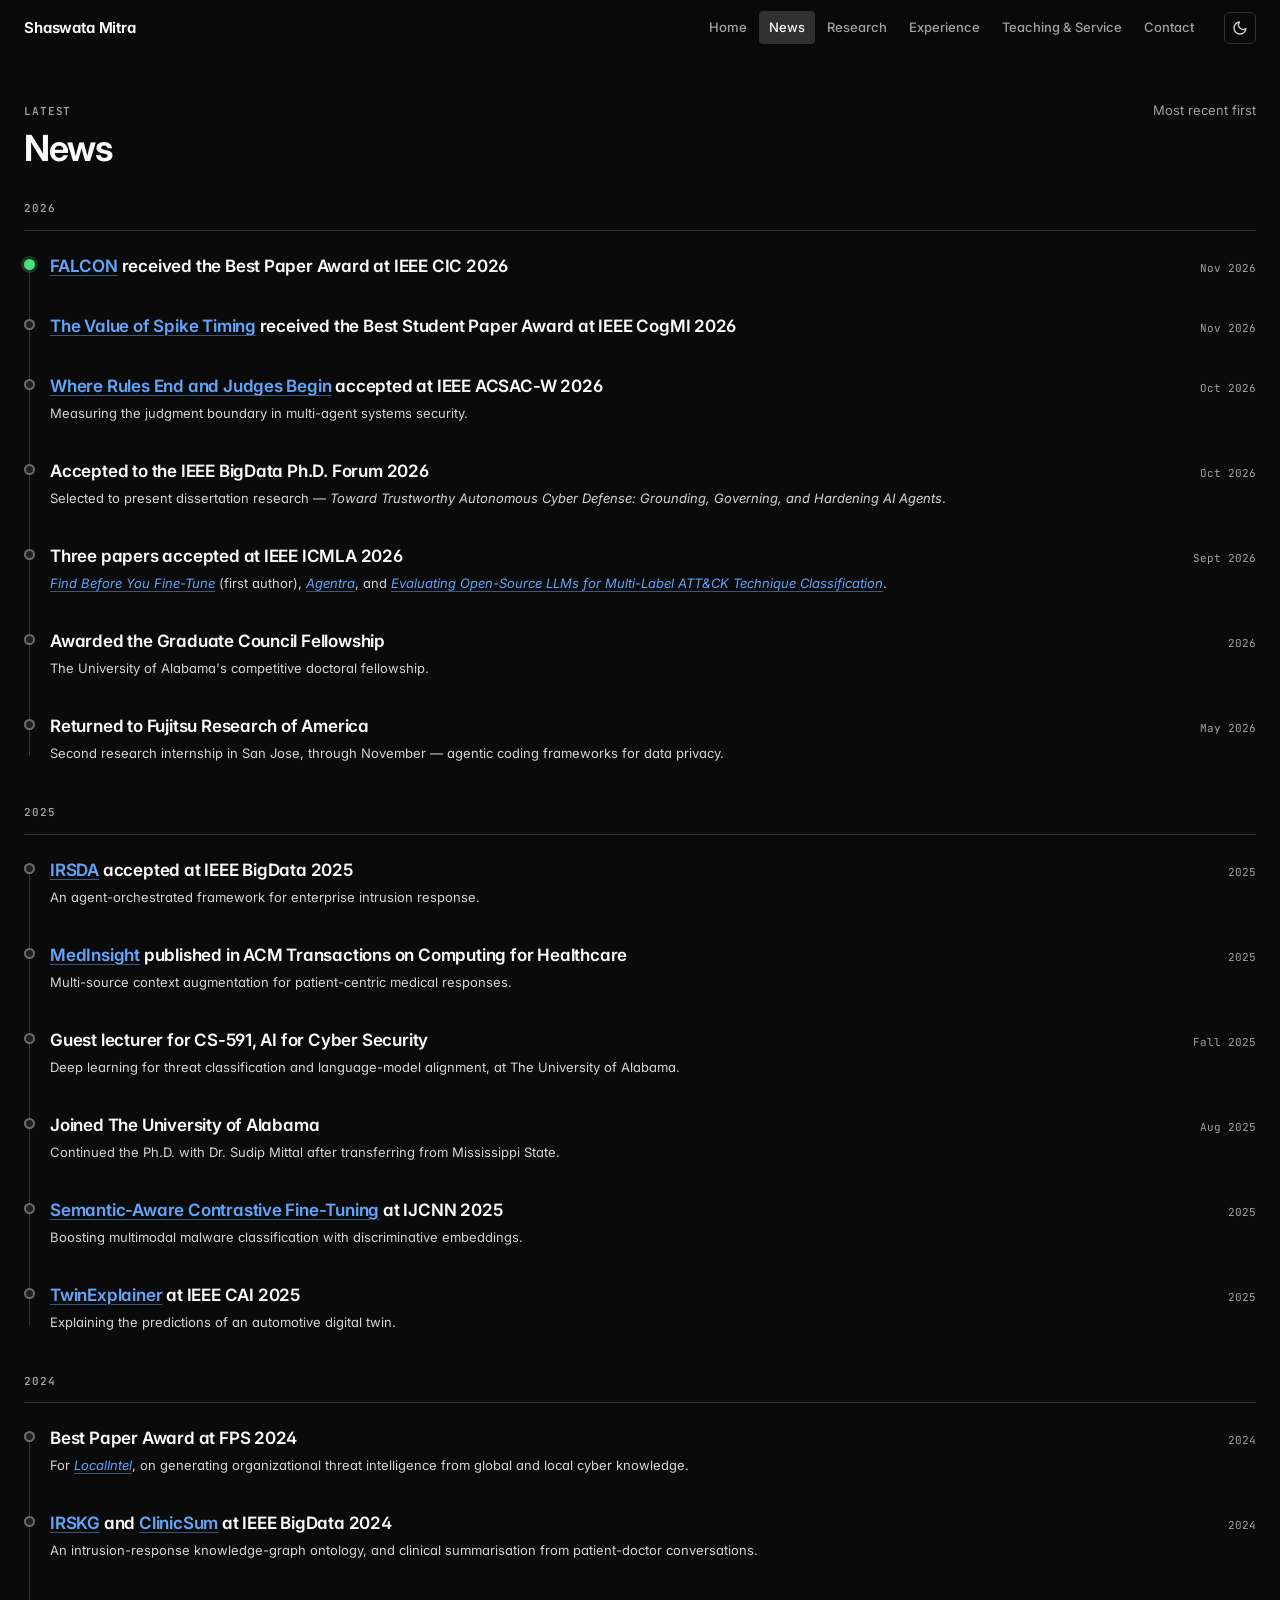
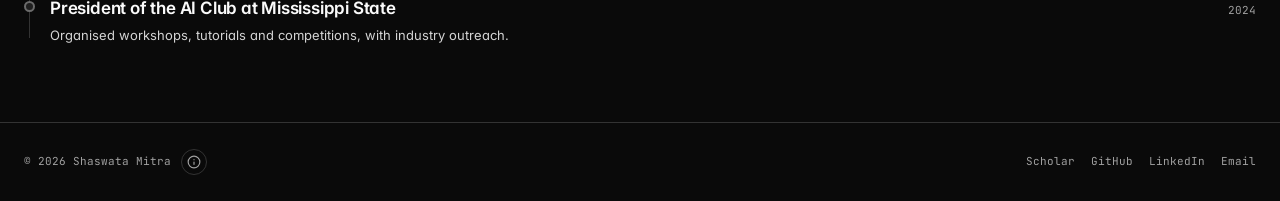
<file: news.html>
<!doctype html>
<html lang="en" data-theme="dark">
  <head>
    <meta charset="UTF-8" />
    <meta name="viewport" content="width=device-width, initial-scale=1.0" />
    <title>News — Shaswata Mitra</title>
    <meta
      name="description"
      content="Latest news from Shaswata Mitra — paper acceptances at IEEE ICMLA and CIC 2026, the UA Graduate Council Fellowship, Fujitsu Research internships, and the FPS 2024 Best Paper Award."
    />
    <meta name="author" content="Shaswata Mitra" />
    <link rel="canonical" href="https://shaswata09.github.io/news.html" />

    <meta
      name="theme-color"
      content="#f5f5f5"
      media="(prefers-color-scheme: light)"
    />
    <meta
      name="theme-color"
      content="#0a0a0a"
      media="(prefers-color-scheme: dark)"
    />

    <meta property="og:type" content="profile" />
    <meta property="og:title" content="News — Shaswata Mitra" />
    <meta
      property="og:description"
      content="Paper acceptances, fellowships, talks and awards."
    />
    <meta property="og:url" content="https://shaswata09.github.io/news.html" />
    <meta name="twitter:card" content="summary" />

    <link
      rel="icon"
      href="data:image/svg+xml,%3Csvg xmlns='http://www.w3.org/2000/svg' viewBox='0 0 32 32'%3E%3Crect width='32' height='32' rx='6' fill='%230a0a0a'/%3E%3Ctext x='16' y='22' font-family='ui-monospace,monospace' font-size='15' font-weight='700' fill='%23fafafa' text-anchor='middle'%3ESM%3C/text%3E%3C/svg%3E"
    />

    <link rel="preconnect" href="https://fonts.googleapis.com" />
    <link rel="preconnect" href="https://fonts.gstatic.com" crossorigin />
    <link
      href="https://fonts.googleapis.com/css2?family=Inter:wght@400..700&family=JetBrains+Mono:wght@400..700&display=swap"
      rel="stylesheet"
    />
    <link rel="stylesheet" href="assets/css/styles.css?v=20261119.8" />

    <script>
      // Resolve the theme before first paint so there is no light/dark flash.
      // Mirrors readPref() in assets/js/main.js — keep the storage key and the
      // dark fallback in sync across both.
      (function () {
        try {
          var stored = localStorage.getItem("sm.theme");
          var theme =
            stored === "light" || stored === "dark"
              ? stored
              : stored === "system"
                ? window.matchMedia("(prefers-color-scheme: dark)").matches
                  ? "dark"
                  : "light"
                : "dark";
          document.documentElement.dataset.theme = theme;
          document.documentElement.style.colorScheme = theme;
        } catch (e) {
          /* private mode / storage blocked — the dark default on <html> stands */
        }
      })();
    </script>
  </head>

  <body>
    <a class="skip-link" href="#main">Skip to content</a>

    <!-- ========================= NAV ========================= -->
    <header class="nav" id="nav">
      <div class="nav__inner">
        <a class="nav__brand" href="index.html">
          <span>Shaswata Mitra</span>
        </a>

        <nav class="nav__links" id="nav-menu" aria-label="Sections">
          <a class="nav__link" href="index.html">Home</a>
          <a class="nav__link" href="news.html" aria-current="page">News</a>
          <a class="nav__link" href="research.html">Research</a>
          <a class="nav__link" href="experience.html">Experience</a>
          <a class="nav__link" href="service.html">Teaching &amp; Service</a>
          <!-- Projects — hidden for the job-market version of the site. The page
             still exists at projects.html; uncomment this line to restore it. -->
          <!-- <a class="nav__link" href="projects.html">Projects</a> -->
          <a class="nav__link" href="contact.html">Contact</a>
        </nav>

        <div class="nav__actions">
          <button
            class="icon-btn nav__burger"
            id="nav-toggle"
            type="button"
            aria-label="Open menu"
            aria-expanded="false"
            aria-controls="nav-menu"
          >
            <svg
              class="nav__burger-open"
              viewBox="0 0 24 24"
              fill="none"
              stroke="currentColor"
              stroke-width="2"
              stroke-linecap="round"
              aria-hidden="true"
            >
              <path d="M4 6h16M4 12h16M4 18h16" />
            </svg>
            <svg
              class="nav__burger-close"
              viewBox="0 0 24 24"
              fill="none"
              stroke="currentColor"
              stroke-width="2"
              stroke-linecap="round"
              aria-hidden="true"
            >
              <path d="M6 6l12 12M18 6L6 18" />
            </svg>
          </button>
          <button
            class="icon-btn"
            id="theme-toggle"
            type="button"
            aria-label="Toggle colour theme"
            title="Toggle theme"
          >
            <svg
              class="icon-btn__sun"
              viewBox="0 0 24 24"
              fill="none"
              stroke="currentColor"
              stroke-width="2"
              stroke-linecap="round"
              aria-hidden="true"
            >
              <circle cx="12" cy="12" r="4" />
              <path
                d="M12 2v2M12 20v2M4.93 4.93l1.41 1.41M17.66 17.66l1.41 1.41M2 12h2M20 12h2M6.34 17.66l-1.41 1.41M19.07 4.93l-1.41 1.41"
              />
            </svg>
            <svg
              class="icon-btn__moon"
              viewBox="0 0 24 24"
              fill="none"
              stroke="currentColor"
              stroke-width="2"
              stroke-linecap="round"
              stroke-linejoin="round"
              aria-hidden="true"
            >
              <path d="M21 12.79A9 9 0 1 1 11.21 3 7 7 0 0 0 21 12.79z" />
            </svg>
          </button>
        </div>
      </div>
    </header>

    <main id="main" class="page">
      <!-- ========================= NEWS ========================= -->
      <section class="section" id="news">
        <div class="wrap">
          <div class="section__head">
            <div>
              <p class="eyebrow" style="margin-bottom: 8px">Latest</p>
              <h2 class="section__title">News</h2>
            </div>
            <p class="section__note">Most recent first</p>
          </div>

          <div class="news">
            <div class="news__year">
              <p class="subhead">2026</p>
              <div class="tl">
                <div class="tl__item reveal" data-current="true">
                  <div class="tl__head">
                    <h3 class="tl__org">
                      <a class="paper-link" href="https://arxiv.org/abs/2508.18684" target="_blank" rel="noopener">FALCON</a> received the Best Paper Award at IEEE CIC 2026
                    </h3>
                    <span class="tl__date">Nov 2026</span>
                  </div>
                </div>
                <div class="tl__item reveal">
                  <div class="tl__head">
                    <h3 class="tl__org">
                      <a class="paper-link" href="https://arxiv.org/abs/2606.01442" target="_blank" rel="noopener">The Value of Spike Timing</a> received the Best Student Paper
                      Award at IEEE CogMI 2026
                    </h3>
                    <span class="tl__date">Nov 2026</span>
                  </div>
                </div>
                <div class="tl__item reveal">
                  <div class="tl__head">
                    <h3 class="tl__org">
                      <a class="paper-link" href="https://arxiv.org/abs/2610.07657" target="_blank" rel="noopener">Where Rules End and Judges Begin</a> accepted at IEEE ACSAC-W
                      2026
                    </h3>
                    <span class="tl__date">Oct 2026</span>
                  </div>
                  <p
                    class="tl__role"
                    style="font-weight: 400; color: var(--text-2)"
                  >
                    Measuring the judgment boundary in multi-agent systems
                    security.
                  </p>
                </div>
                <div class="tl__item reveal">
                  <div class="tl__head">
                    <h3 class="tl__org">
                      Accepted to the IEEE BigData Ph.D. Forum 2026
                    </h3>
                    <span class="tl__date">Oct 2026</span>
                  </div>
                  <p
                    class="tl__role"
                    style="font-weight: 400; color: var(--text-2)"
                  >
                    Selected to present dissertation research —
                    <em
                      >Toward Trustworthy Autonomous Cyber Defense: Grounding,
                      Governing, and Hardening AI Agents</em
                    >.
                  </p>
                </div>
                <div class="tl__item reveal">
                  <div class="tl__head">
                    <h3 class="tl__org">
                      Three papers accepted at IEEE ICMLA 2026
                    </h3>
                    <span class="tl__date">Sept 2026</span>
                  </div>
                  <p
                    class="tl__role"
                    style="font-weight: 400; color: var(--text-2)"
                  >
                    <em><a class="paper-link" href="https://arxiv.org/abs/2607.18725" target="_blank" rel="noopener">Find Before You Fine-Tune</a></em> (first author),
                    <em><a class="paper-link" href="https://arxiv.org/abs/2606.18325" target="_blank" rel="noopener">Agentra</a></em>, and
                    <em><a class="paper-link" href="https://arxiv.org/abs/2606.18166" target="_blank" rel="noopener">Evaluating Open-Source LLMs for Multi-Label ATT&amp;CK Technique Classification</a></em>.
                  </p>
                </div>
                <div class="tl__item reveal">
                  <div class="tl__head">
                    <h3 class="tl__org">
                      Awarded the Graduate Council Fellowship
                    </h3>
                    <span class="tl__date">2026</span>
                  </div>
                  <p
                    class="tl__role"
                    style="font-weight: 400; color: var(--text-2)"
                  >
                    The University of Alabama's competitive doctoral fellowship.
                  </p>
                </div>
                <div class="tl__item reveal">
                  <div class="tl__head">
                    <h3 class="tl__org">
                      Returned to Fujitsu Research of America
                    </h3>
                    <span class="tl__date">May 2026</span>
                  </div>
                  <p
                    class="tl__role"
                    style="font-weight: 400; color: var(--text-2)"
                  >
                    Second research internship in San Jose, through November —
                    agentic coding frameworks for data privacy.
                  </p>
                </div>
              </div>
            </div>
            <div class="news__year">
              <p class="subhead">2025</p>
              <div class="tl">
                <div class="tl__item reveal">
                  <div class="tl__head">
                    <h3 class="tl__org"><a class="paper-link" href="https://arxiv.org/abs/2511.19644" target="_blank" rel="noopener">IRSDA</a> accepted at IEEE BigData 2025</h3>
                    <span class="tl__date">2025</span>
                  </div>
                  <p
                    class="tl__role"
                    style="font-weight: 400; color: var(--text-2)"
                  >
                    An agent-orchestrated framework for enterprise intrusion
                    response.
                  </p>
                </div>
                <div class="tl__item reveal">
                  <div class="tl__head">
                    <h3 class="tl__org">
                      <a class="paper-link" href="https://arxiv.org/abs/2403.08607" target="_blank" rel="noopener">MedInsight</a> published in ACM Transactions on Computing for
                      Healthcare
                    </h3>
                    <span class="tl__date">2025</span>
                  </div>
                  <p
                    class="tl__role"
                    style="font-weight: 400; color: var(--text-2)"
                  >
                    Multi-source context augmentation for patient-centric
                    medical responses.
                  </p>
                </div>
                <div class="tl__item reveal">
                  <div class="tl__head">
                    <h3 class="tl__org">
                      Guest lecturer for CS-591, AI for Cyber Security
                    </h3>
                    <span class="tl__date">Fall 2025</span>
                  </div>
                  <p
                    class="tl__role"
                    style="font-weight: 400; color: var(--text-2)"
                  >
                    Deep learning for threat classification and language-model
                    alignment, at The University of Alabama.
                  </p>
                </div>
                <div class="tl__item reveal">
                  <div class="tl__head">
                    <h3 class="tl__org">Joined The University of Alabama</h3>
                    <span class="tl__date">Aug 2025</span>
                  </div>
                  <p
                    class="tl__role"
                    style="font-weight: 400; color: var(--text-2)"
                  >
                    Continued the Ph.D. with Dr. Sudip Mittal after transferring
                    from Mississippi State.
                  </p>
                </div>
                <div class="tl__item reveal">
                  <div class="tl__head">
                    <h3 class="tl__org">
                      <a class="paper-link" href="https://arxiv.org/abs/2504.21028" target="_blank" rel="noopener">Semantic-Aware Contrastive Fine-Tuning</a> at IJCNN 2025
                    </h3>
                    <span class="tl__date">2025</span>
                  </div>
                  <p
                    class="tl__role"
                    style="font-weight: 400; color: var(--text-2)"
                  >
                    Boosting multimodal malware classification with discriminative embeddings.
                  </p>
                </div>
                <div class="tl__item reveal">
                  <div class="tl__head">
                    <h3 class="tl__org">
                      <a class="paper-link" href="https://ieeexplore.ieee.org/document/11050678" target="_blank" rel="noopener">TwinExplainer</a> at IEEE CAI 2025
                    </h3>
                    <span class="tl__date">2025</span>
                  </div>
                  <p
                    class="tl__role"
                    style="font-weight: 400; color: var(--text-2)"
                  >
                    Explaining the predictions of an automotive digital twin.
                  </p>
                </div>
              </div>
            </div>
            <div class="news__year">
              <p class="subhead">2024</p>
              <div class="tl">
                <div class="tl__item reveal">
                  <div class="tl__head">
                    <h3 class="tl__org">Best Paper Award at FPS 2024</h3>
                    <span class="tl__date">2024</span>
                  </div>
                  <p
                    class="tl__role"
                    style="font-weight: 400; color: var(--text-2)"
                  >
                    For <em><a class="paper-link" href="https://arxiv.org/abs/2401.10036" target="_blank" rel="noopener">LocalIntel</a></em>, on generating organizational threat
                    intelligence from global and local cyber knowledge.
                  </p>
                </div>
                <div class="tl__item reveal">
                  <div class="tl__head">
                    <h3 class="tl__org">
                      <a class="paper-link" href="https://arxiv.org/abs/2411.15672" target="_blank" rel="noopener">IRSKG</a> and <a class="paper-link" href="https://arxiv.org/abs/2412.04254" target="_blank" rel="noopener">ClinicSum</a> at IEEE BigData 2024
                    </h3>
                    <span class="tl__date">2024</span>
                  </div>
                  <p
                    class="tl__role"
                    style="font-weight: 400; color: var(--text-2)"
                  >
                    An intrusion-response knowledge-graph ontology, and clinical
                    summarisation from patient-doctor conversations.
                  </p>
                </div>
                <div class="tl__item reveal">
                  <div class="tl__head">
                    <h3 class="tl__org">
                      President of the AI Club at Mississippi State
                    </h3>
                    <span class="tl__date">2024</span>
                  </div>
                  <p
                    class="tl__role"
                    style="font-weight: 400; color: var(--text-2)"
                  >
                    Organised workshops, tutorials and competitions, with
                    industry outreach.
                  </p>
                </div>
              </div>
            </div>
          </div>
        </div>
      </section>
    </main>

    <footer class="footer">
      <div class="wrap footer__inner">
        <span class="footer__meta">
          <span>© <span id="year">2026</span> Shaswata Mitra</span>
          <!-- Hard-coded on purpose: a "last updated" derived from the clock
               would claim today's date on a page that has not changed. Edit
               this string (in every page's footer) when the site is revised. -->
          <button class="stamp" type="button" aria-expanded="false">
            <svg
              class="stamp__ico"
              viewBox="0 0 24 24"
              fill="none"
              stroke="currentColor"
              stroke-width="2"
              stroke-linecap="round"
              stroke-linejoin="round"
              aria-hidden="true"
            >
              <circle cx="12" cy="12" r="10" />
              <path d="M12 16v-4M12 8h.01" />
            </svg>
            <span class="stamp__label">Last updated September 2026</span>
          </button>
        </span>
        <nav class="footer__links" aria-label="Profiles">
          <a
            href="https://scholar.google.com/citations?user=drsx2nkAAAAJ&hl=en"
            target="_blank"
            rel="noopener"
            >Scholar</a
          >
          <a href="https://github.com/shaswata09" target="_blank" rel="noopener"
            >GitHub</a
          >
          <a
            href="https://www.linkedin.com/in/shaswatamitra"
            target="_blank"
            rel="noopener"
            >LinkedIn</a
          >
          <a href="mailto:smitra3@ua.edu">Email</a>
        </nav>
      </div>
    </footer>

    <script src="assets/js/main.js?v=20261119.8"></script>
  </body>
</html>
</file>
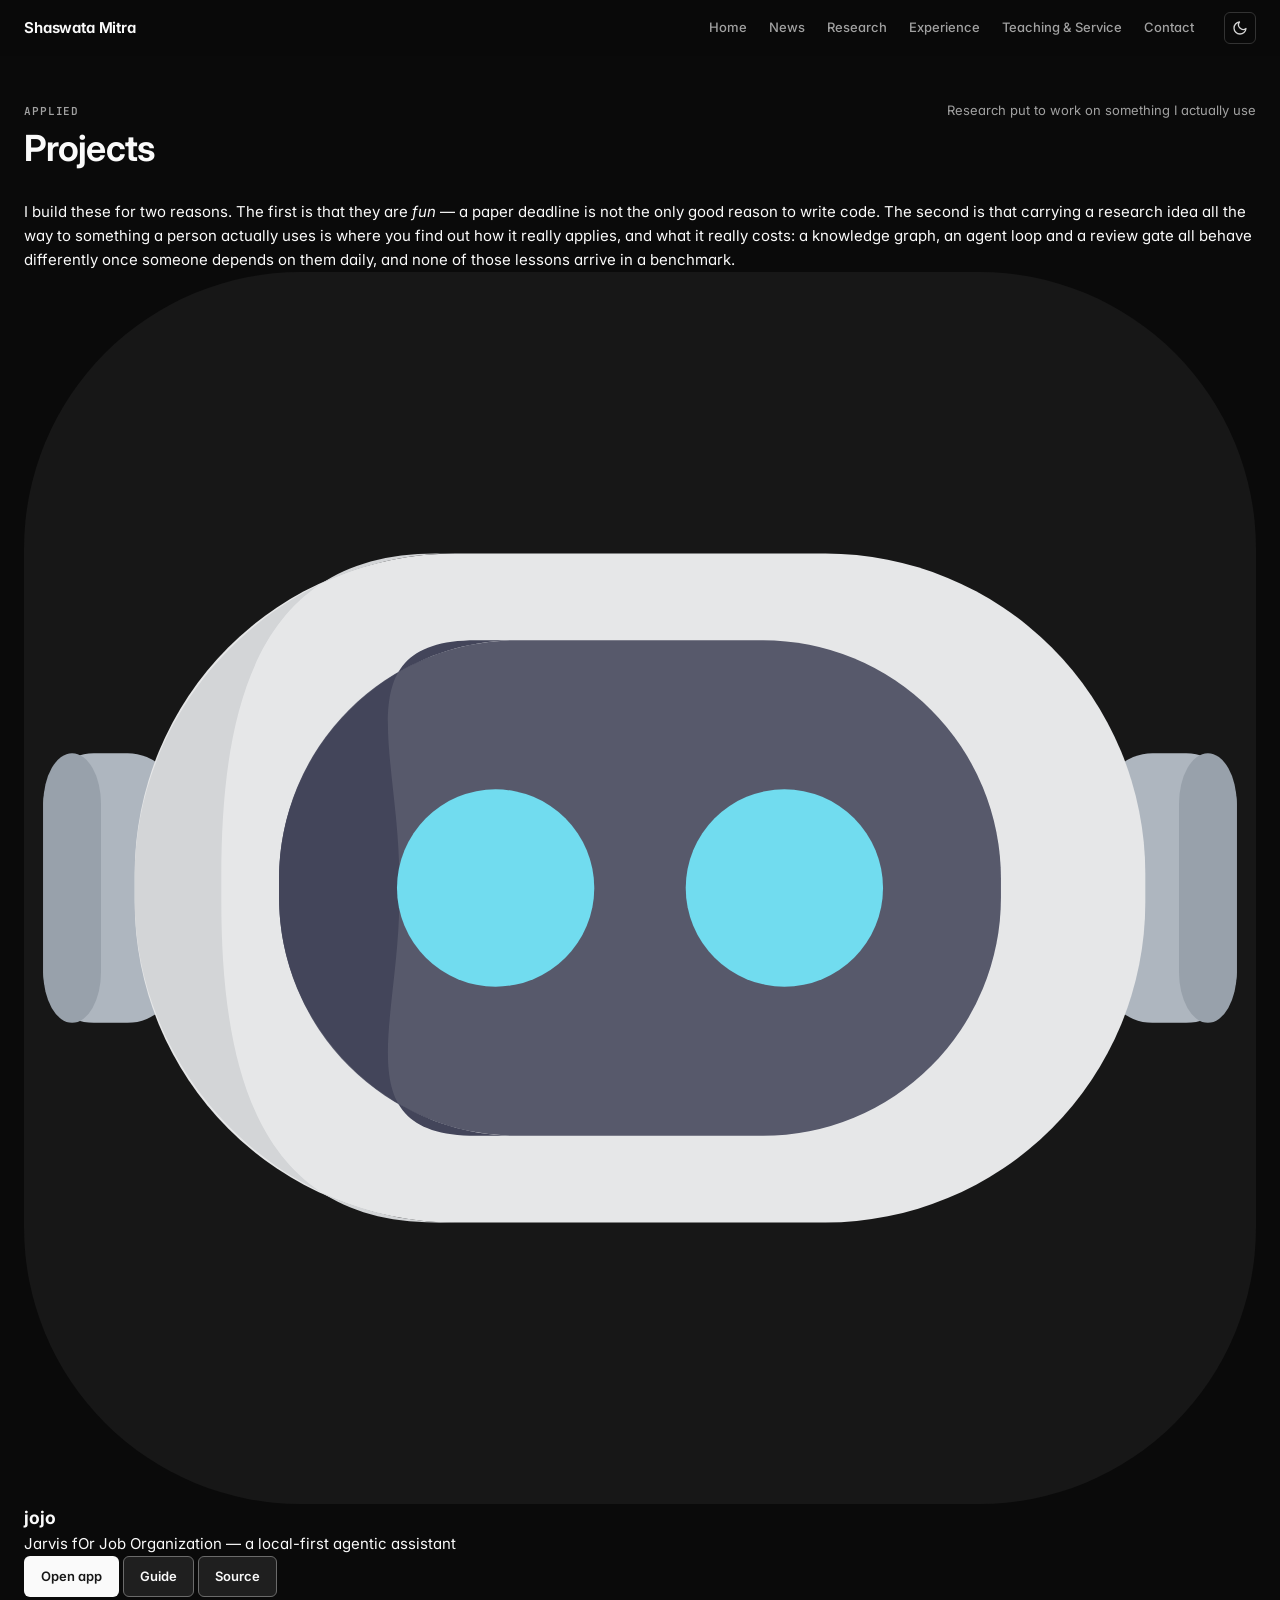
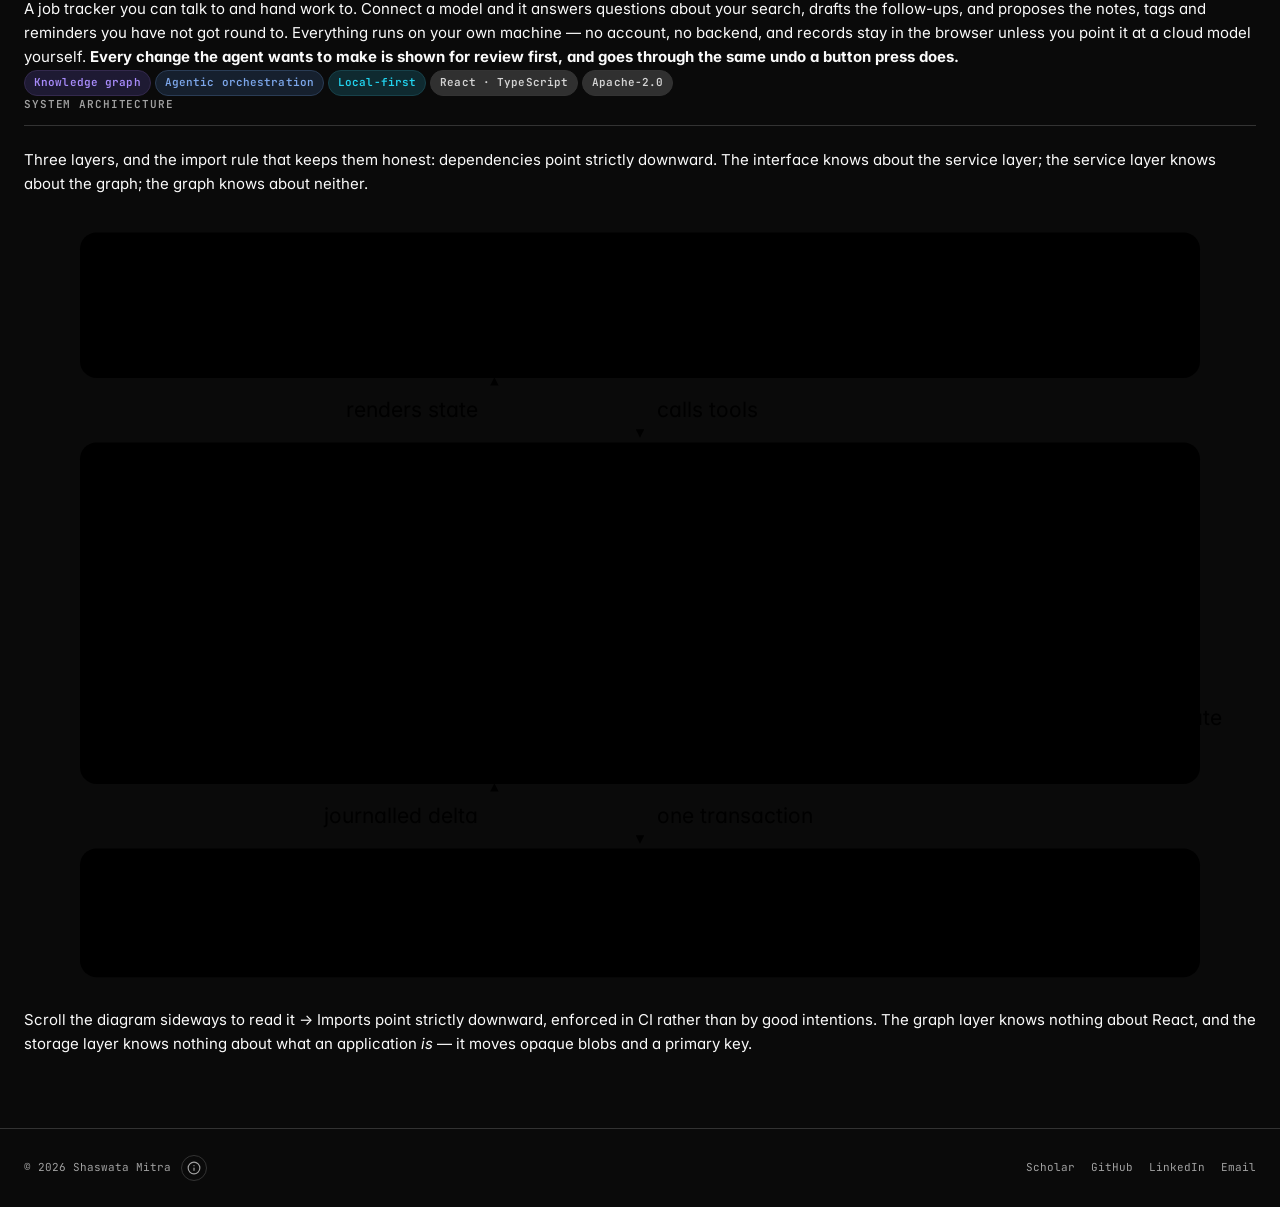
<file: projects.html>
<!doctype html>
<html lang="en" data-theme="dark">
  <head>
    <meta charset="UTF-8" />
    <meta name="viewport" content="width=device-width, initial-scale=1.0" />
    <title>Projects — Shaswata Mitra</title>
    <meta name="description" content="Applied projects where Shaswata Mitra puts research to work — jojo, a local-first agentic assistant built on a knowledge graph, with its system architecture and the research threads behind it." />
    <meta name="author" content="Shaswata Mitra" />
    <link rel="canonical" href="https://shaswata09.github.io/projects.html" />

    <meta name="theme-color" content="#f5f5f5" media="(prefers-color-scheme: light)" />
    <meta name="theme-color" content="#0a0a0a" media="(prefers-color-scheme: dark)" />

    <meta property="og:type" content="profile" />
    <meta property="og:title" content="Projects — Shaswata Mitra" />
    <meta property="og:description" content="jojo — a local-first agentic assistant built on a knowledge graph, and the research behind it." />
    <meta property="og:url" content="https://shaswata09.github.io/projects.html" />
    <meta name="twitter:card" content="summary" />

    <link rel="icon" href="data:image/svg+xml,%3Csvg xmlns='http://www.w3.org/2000/svg' viewBox='0 0 32 32'%3E%3Crect width='32' height='32' rx='6' fill='%230a0a0a'/%3E%3Ctext x='16' y='22' font-family='ui-monospace,monospace' font-size='15' font-weight='700' fill='%23fafafa' text-anchor='middle'%3ESM%3C/text%3E%3C/svg%3E" />

    <link rel="preconnect" href="https://fonts.googleapis.com" />
    <link rel="preconnect" href="https://fonts.gstatic.com" crossorigin />
    <link
      href="https://fonts.googleapis.com/css2?family=Inter:wght@400..700&family=JetBrains+Mono:wght@400..700&display=swap"
      rel="stylesheet"
    />
    <link rel="stylesheet" href="assets/css/styles.css?v=20261119.8" />

    <script>
      // Resolve the theme before first paint so there is no light/dark flash.
      // Mirrors readPref() in assets/js/main.js — keep the storage key and the
      // dark fallback in sync across both.
      ;(function () {
        try {
          var stored = localStorage.getItem('sm.theme')
          var theme =
            stored === 'light' || stored === 'dark'
              ? stored
              : stored === 'system'
                ? window.matchMedia('(prefers-color-scheme: dark)').matches
                  ? 'dark'
                  : 'light'
                : 'dark'
          document.documentElement.dataset.theme = theme
          document.documentElement.style.colorScheme = theme
        } catch (e) {
          /* private mode / storage blocked — the dark default on <html> stands */
        }
      })()
    </script>
  </head>

  <body>
    <a class="skip-link" href="#main">Skip to content</a>

    <!-- ========================= NAV ========================= -->
    <header class="nav" id="nav">
      <div class="nav__inner">
        <a class="nav__brand" href="index.html">
          <span>Shaswata Mitra</span>
        </a>

        <nav class="nav__links" id="nav-menu" aria-label="Sections">
          <a class="nav__link" href="index.html">Home</a>
          <a class="nav__link" href="news.html">News</a>
          <a class="nav__link" href="research.html">Research</a>
          <a class="nav__link" href="experience.html">Experience</a>
          <a class="nav__link" href="service.html">Teaching &amp; Service</a>
          <!-- Projects — hidden for the job-market version of the site. The page
             still exists at projects.html; uncomment this line to restore it. -->
          <!-- <a class="nav__link" href="projects.html" aria-current="page">Projects</a> -->
          <a class="nav__link" href="contact.html">Contact</a>
        </nav>

        <div class="nav__actions">
          <button
            class="icon-btn nav__burger"
            id="nav-toggle"
            type="button"
            aria-label="Open menu"
            aria-expanded="false"
            aria-controls="nav-menu"
          >
            <svg class="nav__burger-open" viewBox="0 0 24 24" fill="none" stroke="currentColor" stroke-width="2" stroke-linecap="round" aria-hidden="true">
              <path d="M4 6h16M4 12h16M4 18h16" />
            </svg>
            <svg class="nav__burger-close" viewBox="0 0 24 24" fill="none" stroke="currentColor" stroke-width="2" stroke-linecap="round" aria-hidden="true">
              <path d="M6 6l12 12M18 6L6 18" />
            </svg>
          </button>
          <button class="icon-btn" id="theme-toggle" type="button" aria-label="Toggle colour theme" title="Toggle theme">
            <svg class="icon-btn__sun" viewBox="0 0 24 24" fill="none" stroke="currentColor" stroke-width="2" stroke-linecap="round" aria-hidden="true">
              <circle cx="12" cy="12" r="4" />
              <path d="M12 2v2M12 20v2M4.93 4.93l1.41 1.41M17.66 17.66l1.41 1.41M2 12h2M20 12h2M6.34 17.66l-1.41 1.41M19.07 4.93l-1.41 1.41" />
            </svg>
            <svg class="icon-btn__moon" viewBox="0 0 24 24" fill="none" stroke="currentColor" stroke-width="2" stroke-linecap="round" stroke-linejoin="round" aria-hidden="true">
              <path d="M21 12.79A9 9 0 1 1 11.21 3 7 7 0 0 0 21 12.79z" />
            </svg>
          </button>
        </div>
      </div>
    </header>

    <main id="main" class="page">
      <!-- ========================= PROJECTS ========================= -->
      <section class="section" id="projects">
        <div class="wrap">
          <div class="section__head">
            <div>
              <p class="eyebrow" style="margin-bottom: 8px">Applied</p>
              <h2 class="section__title">Projects</h2>
            </div>
            <p class="section__note">Research put to work on something I actually use</p>
          </div>

          <p class="lede-note reveal">
            I build these for two reasons. The first is that they are <em>fun</em> — a paper deadline is
            not the only good reason to write code. The second is that carrying a research idea all the
            way to something a person actually uses is where you find out how it really applies, and what
            it really costs: a knowledge graph, an agent loop and a review gate all behave differently
            once someone depends on them daily, and none of those lessons arrive in a benchmark.
          </p>

          <!-- ---------- jojo ---------- -->
          <article class="pcard reveal">
            <div class="pcard__head">
              <div class="pcard__ico pcard__ico--art" aria-hidden="true">
                <svg viewBox="0 0 512 512">
                  <rect width="512" height="512" rx="115" fill="#171717" />
                  <rect x="8" y="200" width="56" height="112" rx="21" fill="#aeb6bf" />
                  <rect x="8" y="200" width="24" height="112" rx="21" fill="#98a1ab" />
                  <rect x="448" y="200" width="56" height="112" rx="21" fill="#aeb6bf" />
                  <rect x="480" y="200" width="24" height="112" rx="21" fill="#98a1ab" />
                  <rect x="46" y="117" width="420" height="278" rx="133" fill="#e6e7e8" />
                  <path d="M179 117C106 117 46 179 46 251v10c0 72 60 134 133 134h-8c-73 0-89-62-89-134v-10c0-72 16-134 89-134z" fill="#d3d5d7" />
                  <rect x="106" y="153" width="300" height="206" rx="99" fill="#57596b" />
                  <path d="M205 153c-55 0-99 46-99 99v8c0 53 44 99 99 99h-17c-55 0-32-46-32-99v-8c0-53-23-99 32-99z" fill="#43455a" />
                  <circle cx="196" cy="256" r="41" fill="#71dcef" />
                  <path d="M196 215a41 41 0 0 0 0 82 41 41 0 0 1 0-82z" fill="#5ccbe0" />
                  <circle cx="316" cy="256" r="41" fill="#71dcef" />
                  <path d="M316 215a41 41 0 0 0 0 82 41 41 0 0 1 0-82z" fill="#5ccbe0" />
                </svg>
              </div>
              <div class="pcard__id">
                <h3 class="pcard__name">jojo</h3>
                <p class="pcard__tag">Jarvis fOr Job Organization — a local-first agentic assistant</p>
              </div>
              <div class="pcard__links">
                <a class="btn btn--primary" href="https://shaswata09.github.io/jojo/" target="_blank" rel="noopener">
                  Open app
                </a>
                <a class="btn btn--ghost" href="https://shaswata09.github.io/jojo/guide" target="_blank" rel="noopener">
                  Guide
                </a>
                <a class="btn btn--ghost" href="https://github.com/shaswata09/jojo" target="_blank" rel="noopener">
                  Source
                </a>
              </div>
            </div>

            <p class="pcard__desc">
              A job tracker you can talk to and hand work to. Connect a model and it answers questions
              about your search, drafts the follow-ups, and proposes the notes, tags and reminders you
              have not got round to. Everything runs on your own machine — no account, no backend, and
              records stay in the browser unless you point it at a cloud model yourself.
              <strong>Every change the agent wants to make is shown for review first, and goes through
              the same undo a button press does.</strong>
            </p>

            <div class="pcard__tags">
              <span class="chip chip--violet">Knowledge graph</span>
              <span class="chip chip--info">Agentic orchestration</span>
              <span class="chip chip--cyan">Local-first</span>
              <span class="chip">React · TypeScript</span>
              <span class="chip">Apache-2.0</span>
            </div>
          </article>

          <!-- ---------- Architecture ---------- -->
          <div class="diagram-block reveal">
            <p class="subhead">System architecture</p>
            <p class="diagram-note">
              Three layers, and the import rule that keeps them honest: dependencies point strictly
              downward. The interface knows about the service layer; the service layer knows about the
              graph; the graph knows about neither.
            </p>

            <figure class="diagram">
              <svg viewBox="0 0 880 580" role="img" aria-labelledby="arch-t arch-d">
                <title id="arch-t">jojo system architecture</title>
                <desc id="arch-d">
                  Three stacked layers. At the top, the interface: React web and mobile clients with
                  board, detail, assistant and settings views. In the middle, the service layer,
                  split between a schema-validated tool surface and agentic orchestration that plans,
                  executes and proposes, both sitting on an agent harness that holds the loop to a
                  budget, compacts its context, repairs malformed calls, detects when it is stuck and
                  verifies before it is allowed to exit. At the core, a knowledge graph of fourteen
                  node types and seven relations, persisted locally, which every layer above reads and
                  writes through a single transaction boundary.
                </desc>

                <!-- ============ L1 · Interface ============ -->
                <g class="lyr lyr--ui">
                  <rect x="40" y="26" width="800" height="104" rx="12" />
                  <text class="lbl-k" x="62" y="52">LAYER 1</text>
                  <text class="lbl-h" x="62" y="76">Interface</text>
                  <text class="lbl-s" x="62" y="98">React · web and mobile clients</text>
                  <g class="node">
                    <rect x="404" y="52" width="96" height="30" rx="6" />
                    <text x="452" y="72">Board</text>
                    <rect x="512" y="52" width="96" height="30" rx="6" />
                    <text x="560" y="72">Detail</text>
                    <rect x="620" y="52" width="96" height="30" rx="6" />
                    <text x="668" y="72">Assistant</text>
                    <rect x="728" y="52" width="88" height="30" rx="6" />
                    <text x="772" y="72">Settings</text>
                  </g>
                  <text class="lbl-s" x="452" y="106" text-anchor="start">
                    the only layer allowed to import React
                  </text>
                </g>

                <!-- flow: UI ⇄ service -->
                <g class="flow">
                  <path d="M440 130 L440 172" marker-end="url(#ar)" />
                  <text class="flow-t" x="452" y="158">calls tools</text>
                  <path d="M336 172 L336 130" marker-end="url(#ar)" />
                  <text class="flow-t" x="324" y="158" text-anchor="end">renders state</text>
                </g>

                <!-- ============ L2 · Service ============ -->
                <g class="lyr lyr--svc">
                  <rect x="40" y="176" width="800" height="244" rx="12" />
                  <text class="lbl-k" x="62" y="202">LAYER 2</text>
                  <text class="lbl-h" x="62" y="226">Service layer</text>
                  <text class="lbl-s" x="62" y="248">backend logic · agent loop</text>

                  <g class="box box--tools">
                    <rect x="300" y="196" width="248" height="124" rx="10" />
                    <text class="box-h" x="322" y="222">Tool surface</text>
                    <text class="box-s" x="322" y="244">Named, schema-validated</text>
                    <text class="box-s" x="322" y="262">commands. Defined outside</text>
                    <text class="box-s" x="322" y="280">React, run inside one</text>
                    <text class="box-s" x="322" y="298">transaction.</text>
                  </g>

                  <g class="box box--agent">
                    <rect x="568" y="196" width="248" height="124" rx="10" />
                    <text class="box-h" x="590" y="222">Agentic orchestration</text>
                    <text class="box-s" x="590" y="244">Plan → execute → propose.</text>
                    <text class="box-s" x="590" y="262">Budgeted, compacted, and</text>
                    <text class="box-s" x="590" y="280">every write surfaced for</text>
                    <text class="box-s" x="590" y="298">review before it lands.</text>
                  </g>

                  <path class="tie" d="M548 258 L568 258" marker-end="url(#ar)" />

                  <g class="box box--harness">
                    <rect x="300" y="330" width="516" height="72" rx="10" />
                    <text class="box-h" x="322" y="356">Agent harness</text>
                    <text class="box-s" x="322" y="378">budget · compaction · schema repair · stuck detection · pre-exit verify gate</text>
                    <text class="box-s" x="322" y="394">maxSteps is a hard stop; destructive calls go through human approval</text>
                  </g>

                  <path class="tie tie--down" d="M424 320 L424 330" />
                  <path class="tie tie--down" d="M692 320 L692 330" />
                </g>

                <!-- flow: service ⇄ graph -->
                <g class="flow">
                  <path d="M440 420 L440 462" marker-end="url(#ar)" />
                  <text class="flow-t" x="452" y="448">one transaction</text>
                  <path d="M336 462 L336 420" marker-end="url(#ar)" />
                  <text class="flow-t" x="324" y="448" text-anchor="end">journalled delta</text>
                </g>

                <!-- ============ L3 · Knowledge graph ============ -->
                <g class="lyr lyr--kg">
                  <rect x="40" y="466" width="800" height="92" rx="12" />
                  <text class="lbl-k" x="62" y="492">CORE</text>
                  <text class="lbl-h" x="62" y="516">Knowledge graph</text>
                  <text class="lbl-s" x="62" y="538">14 node types · 7 relations · local-first store</text>

                  <!-- a small graph motif, because the layer IS a graph -->
                  <g class="motif">
                    <line x1="600" y1="482" x2="662" y2="512" />
                    <line x1="662" y1="512" x2="726" y2="488" />
                    <line x1="662" y1="512" x2="700" y2="542" />
                    <line x1="726" y1="488" x2="790" y2="516" />
                    <line x1="600" y1="482" x2="612" y2="532" />
                    <line x1="612" y1="532" x2="700" y2="542" />
                    <circle cx="600" cy="482" r="6" />
                    <circle cx="662" cy="512" r="8" />
                    <circle cx="726" cy="488" r="6" />
                    <circle cx="700" cy="542" r="6" />
                    <circle cx="790" cy="516" r="6" />
                    <circle cx="612" cy="532" r="5" />
                  </g>
                </g>

                <defs>
                  <marker id="ar" viewBox="0 0 10 10" refX="9" refY="5" markerWidth="6" markerHeight="6" orient="auto-start-reverse">
                    <path d="M0 0 L10 5 L0 10 z" />
                  </marker>
                </defs>
              </svg>
              <figcaption>
                <span class="diagram__hint">Scroll the diagram sideways to read it →</span>
                Imports point strictly downward, enforced in CI rather than by good intentions. The
                graph layer knows nothing about React, and the storage layer knows nothing about what
                an application <em>is</em> — it moves opaque blobs and a primary key.
              </figcaption>
            </figure>
          </div>

        </div>
      </section>
    </main>

    <footer class="footer">
      <div class="wrap footer__inner">
        <span class="footer__meta">
          <span>© <span id="year">2026</span> Shaswata Mitra</span>
          <!-- Hard-coded on purpose: a "last updated" derived from the clock
               would claim today's date on a page that has not changed. Edit
               this string (in every page's footer) when the site is revised. -->
          <button class="stamp" type="button" aria-expanded="false">
            <svg class="stamp__ico" viewBox="0 0 24 24" fill="none" stroke="currentColor" stroke-width="2" stroke-linecap="round" stroke-linejoin="round" aria-hidden="true">
              <circle cx="12" cy="12" r="10" />
              <path d="M12 16v-4M12 8h.01" />
            </svg>
            <span class="stamp__label">Last updated September 2026</span>
          </button>
        </span>
        <nav class="footer__links" aria-label="Profiles">
          <a href="https://scholar.google.com/citations?user=drsx2nkAAAAJ&hl=en" target="_blank" rel="noopener">Scholar</a>
          <a href="https://github.com/shaswata09" target="_blank" rel="noopener">GitHub</a>
          <a href="https://www.linkedin.com/in/shaswatamitra" target="_blank" rel="noopener">LinkedIn</a>
          <a href="mailto:smitra3@ua.edu">Email</a>
        </nav>
      </div>
    </footer>

    <script src="assets/js/main.js?v=20261119.8"></script>
  </body>
</html>
</file>
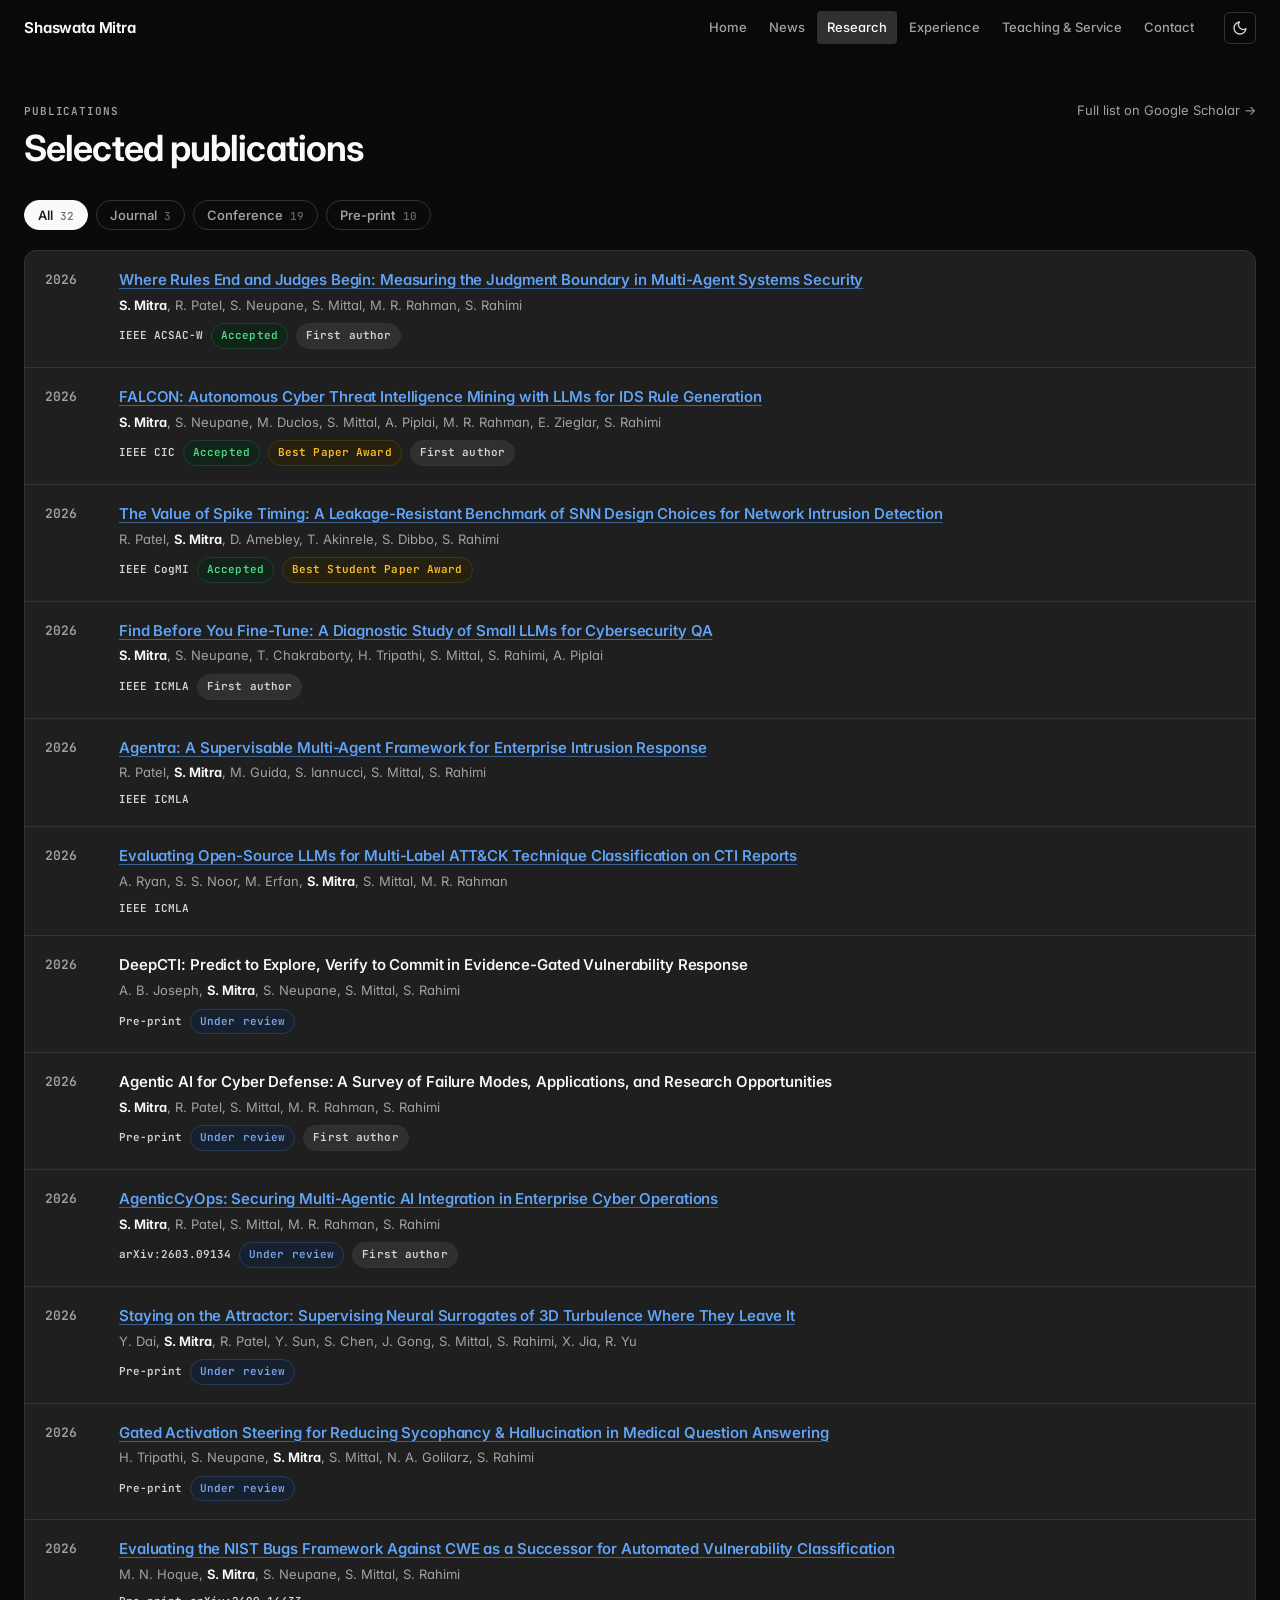
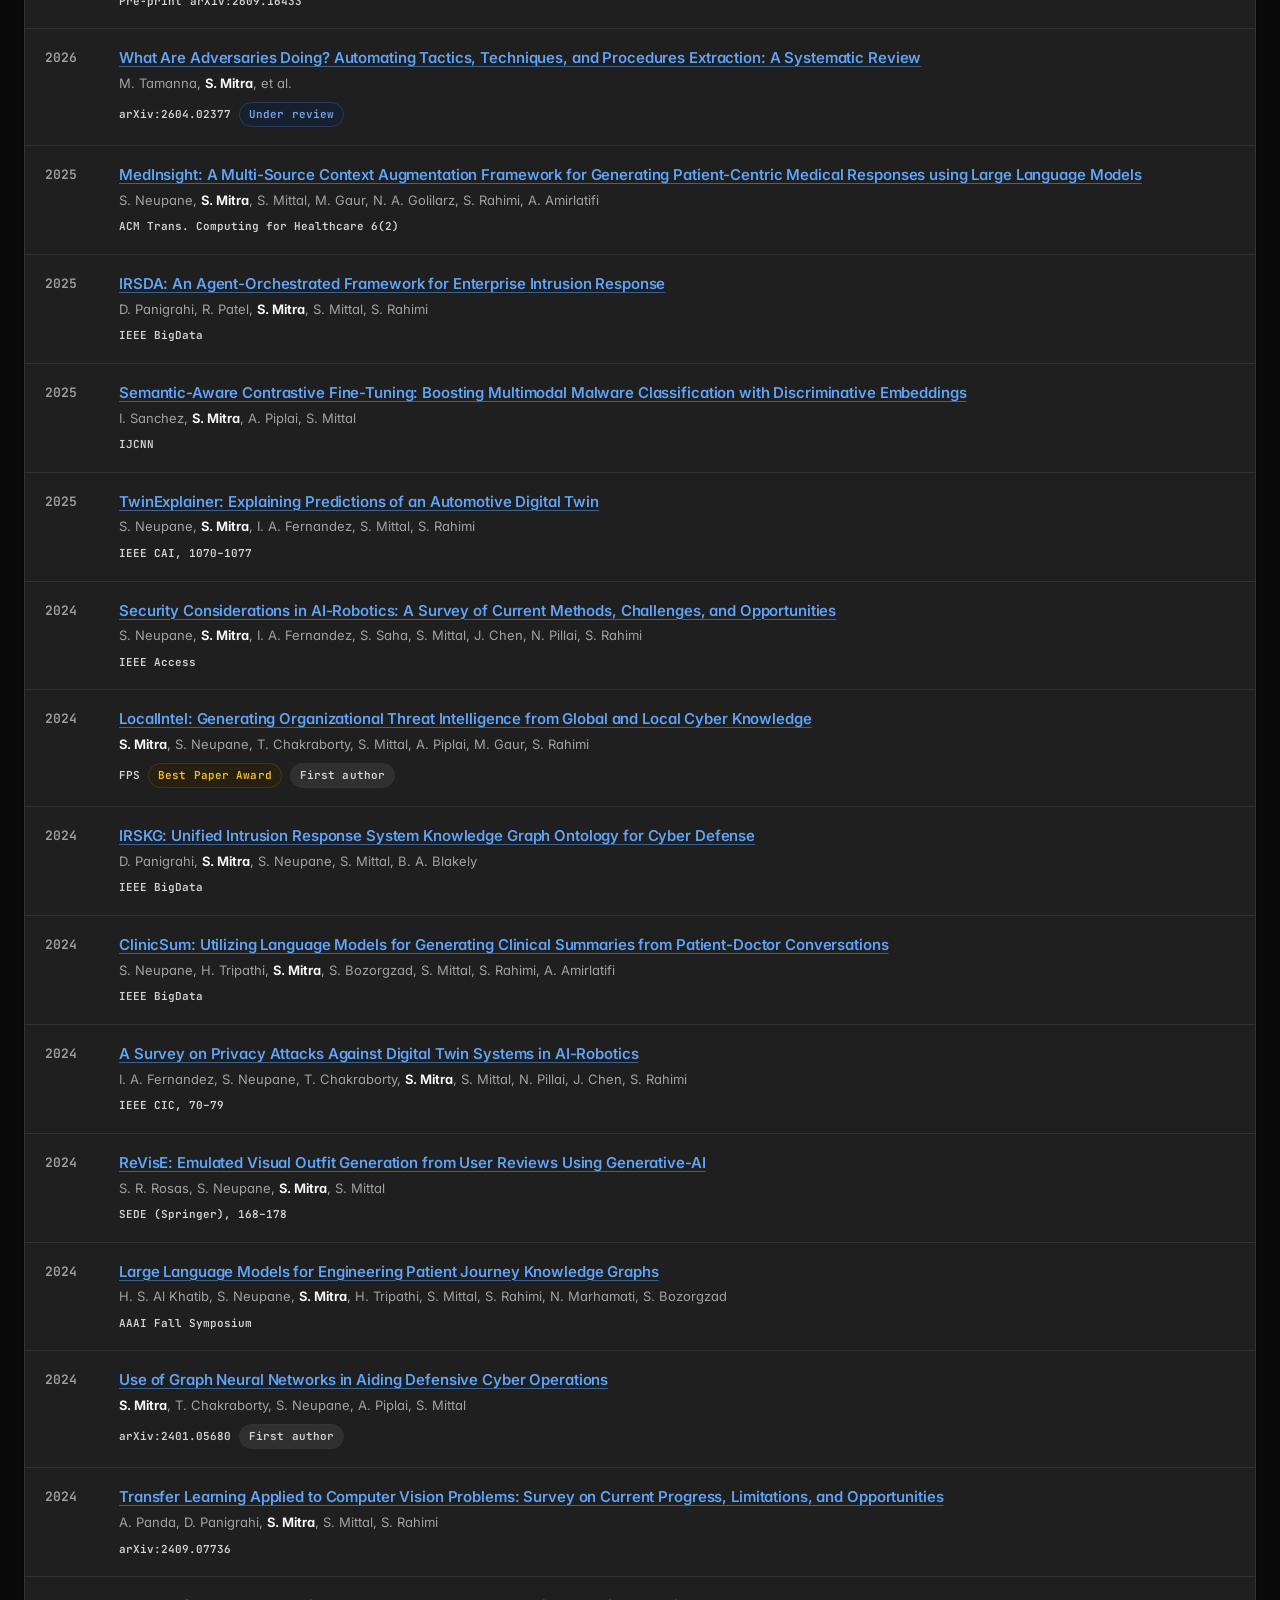
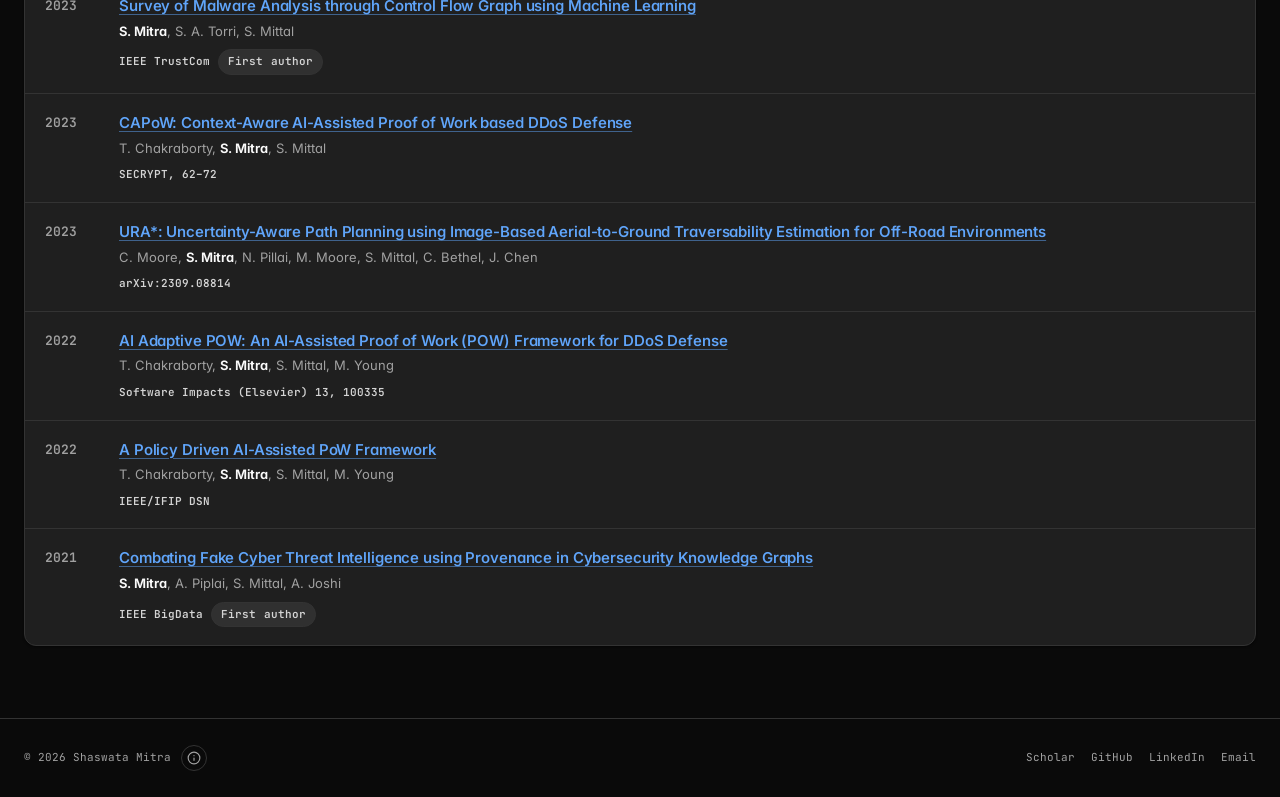
<file: research.html>
<!doctype html>
<html lang="en" data-theme="dark">
  <head>
    <meta charset="UTF-8" />
    <meta name="viewport" content="width=device-width, initial-scale=1.0" />
    <title>Research — Shaswata Mitra</title>
    <meta
      name="description"
      content="The publication record of Shaswata Mitra — 30 journal articles, conference papers and pre-prints across IEEE BigData, ICMLA, IJCNN, CAI, CIC, IEEE Access and ACM Transactions."
    />
    <meta name="author" content="Shaswata Mitra" />
    <link rel="canonical" href="https://shaswata09.github.io/research.html" />

    <meta
      name="theme-color"
      content="#f5f5f5"
      media="(prefers-color-scheme: light)"
    />
    <meta
      name="theme-color"
      content="#0a0a0a"
      media="(prefers-color-scheme: dark)"
    />

    <meta property="og:type" content="profile" />
    <meta property="og:title" content="Research — Shaswata Mitra" />
    <meta
      property="og:description"
      content="30 publications across journals, conferences and pre-prints."
    />
    <meta
      property="og:url"
      content="https://shaswata09.github.io/research.html"
    />
    <meta name="twitter:card" content="summary" />

    <link
      rel="icon"
      href="data:image/svg+xml,%3Csvg xmlns='http://www.w3.org/2000/svg' viewBox='0 0 32 32'%3E%3Crect width='32' height='32' rx='6' fill='%230a0a0a'/%3E%3Ctext x='16' y='22' font-family='ui-monospace,monospace' font-size='15' font-weight='700' fill='%23fafafa' text-anchor='middle'%3ESM%3C/text%3E%3C/svg%3E"
    />

    <link rel="preconnect" href="https://fonts.googleapis.com" />
    <link rel="preconnect" href="https://fonts.gstatic.com" crossorigin />
    <link
      href="https://fonts.googleapis.com/css2?family=Inter:wght@400..700&family=JetBrains+Mono:wght@400..700&display=swap"
      rel="stylesheet"
    />
    <link rel="stylesheet" href="assets/css/styles.css?v=20261119.8" />

    <script>
      // Resolve the theme before first paint so there is no light/dark flash.
      // Mirrors readPref() in assets/js/main.js — keep the storage key and the
      // dark fallback in sync across both.
      (function () {
        try {
          var stored = localStorage.getItem("sm.theme");
          var theme =
            stored === "light" || stored === "dark"
              ? stored
              : stored === "system"
                ? window.matchMedia("(prefers-color-scheme: dark)").matches
                  ? "dark"
                  : "light"
                : "dark";
          document.documentElement.dataset.theme = theme;
          document.documentElement.style.colorScheme = theme;
        } catch (e) {
          /* private mode / storage blocked — the dark default on <html> stands */
        }
      })();
    </script>
  </head>

  <body>
    <a class="skip-link" href="#main">Skip to content</a>

    <!-- ========================= NAV ========================= -->
    <header class="nav" id="nav">
      <div class="nav__inner">
        <a class="nav__brand" href="index.html">
          <span>Shaswata Mitra</span>
        </a>

        <nav class="nav__links" id="nav-menu" aria-label="Sections">
          <a class="nav__link" href="index.html">Home</a>
          <a class="nav__link" href="news.html">News</a>
          <a class="nav__link" href="research.html" aria-current="page"
            >Research</a
          >
          <a class="nav__link" href="experience.html">Experience</a>
          <a class="nav__link" href="service.html">Teaching &amp; Service</a>
          <!-- Projects — hidden for the job-market version of the site. The page
             still exists at projects.html; uncomment this line to restore it. -->
          <!-- <a class="nav__link" href="projects.html">Projects</a> -->
          <a class="nav__link" href="contact.html">Contact</a>
        </nav>

        <div class="nav__actions">
          <button
            class="icon-btn nav__burger"
            id="nav-toggle"
            type="button"
            aria-label="Open menu"
            aria-expanded="false"
            aria-controls="nav-menu"
          >
            <svg
              class="nav__burger-open"
              viewBox="0 0 24 24"
              fill="none"
              stroke="currentColor"
              stroke-width="2"
              stroke-linecap="round"
              aria-hidden="true"
            >
              <path d="M4 6h16M4 12h16M4 18h16" />
            </svg>
            <svg
              class="nav__burger-close"
              viewBox="0 0 24 24"
              fill="none"
              stroke="currentColor"
              stroke-width="2"
              stroke-linecap="round"
              aria-hidden="true"
            >
              <path d="M6 6l12 12M18 6L6 18" />
            </svg>
          </button>
          <button
            class="icon-btn"
            id="theme-toggle"
            type="button"
            aria-label="Toggle colour theme"
            title="Toggle theme"
          >
            <svg
              class="icon-btn__sun"
              viewBox="0 0 24 24"
              fill="none"
              stroke="currentColor"
              stroke-width="2"
              stroke-linecap="round"
              aria-hidden="true"
            >
              <circle cx="12" cy="12" r="4" />
              <path
                d="M12 2v2M12 20v2M4.93 4.93l1.41 1.41M17.66 17.66l1.41 1.41M2 12h2M20 12h2M6.34 17.66l-1.41 1.41M19.07 4.93l-1.41 1.41"
              />
            </svg>
            <svg
              class="icon-btn__moon"
              viewBox="0 0 24 24"
              fill="none"
              stroke="currentColor"
              stroke-width="2"
              stroke-linecap="round"
              stroke-linejoin="round"
              aria-hidden="true"
            >
              <path d="M21 12.79A9 9 0 1 1 11.21 3 7 7 0 0 0 21 12.79z" />
            </svg>
          </button>
        </div>
      </div>
    </header>

    <main id="main" class="page">
      <!-- ========================= PUBLICATIONS ========================= -->
      <section class="section" id="publications">
        <div class="wrap">
          <div class="section__head">
            <div>
              <p class="eyebrow" style="margin-bottom: 8px">Publications</p>
              <h2 class="section__title">Selected publications</h2>
            </div>
            <a
              class="section__note"
              href="https://scholar.google.com/citations?user=drsx2nkAAAAJ&hl=en"
              target="_blank"
              rel="noopener"
              >Full list on Google Scholar →</a
            >
          </div>

          <div
            class="pubbar"
            role="group"
            aria-label="Filter publications by type"
          >
            <button
              class="filter"
              type="button"
              data-filter="all"
              aria-pressed="true"
            >
              All <span class="filter__n">32</span>
            </button>
            <button
              class="filter"
              type="button"
              data-filter="journal"
              aria-pressed="false"
            >
              Journal <span class="filter__n">3</span>
            </button>
            <button
              class="filter"
              type="button"
              data-filter="conference"
              aria-pressed="false"
            >
              Conference <span class="filter__n">19</span>
            </button>
            <button
              class="filter"
              type="button"
              data-filter="preprint"
              aria-pressed="false"
            >
              Pre-print <span class="filter__n">10</span>
            </button>
          </div>

          <div class="publist" id="publist">
            <!-- ---- 2026 ---- -->
            <article class="pub" data-type="conference">
              <div class="pub__year">2026</div>
              <div>
                <h3 class="pub__title">
                  <a
                    href="https://arxiv.org/abs/2610.07657"
                    target="_blank"
                    rel="noopener"
                    >Where Rules End and Judges Begin: Measuring the Judgment
                    Boundary in Multi-Agent Systems Security</a
                  >
                </h3>
                <p class="pub__authors">
                  <b>S. Mitra</b>, R. Patel, S. Neupane, S. Mittal, M. R.
                  Rahman, S. Rahimi
                </p>
                <div class="pub__foot">
                  <span class="pub__venue">IEEE ACSAC-W</span>
                  <span class="chip chip--success">Accepted</span>
                  <span class="chip">First author</span>
                </div>
              </div>
            </article>
            <article class="pub" data-type="conference">
              <div class="pub__year">2026</div>
              <div>
                <h3 class="pub__title">
                  <a
                    href="https://arxiv.org/abs/2508.18684"
                    target="_blank"
                    rel="noopener"
                    >FALCON: Autonomous Cyber Threat Intelligence Mining with
                    LLMs for IDS Rule Generation</a
                  >
                </h3>
                <p class="pub__authors">
                  <b>S. Mitra</b>, S. Neupane, M. Duclos, S. Mittal, A. Piplai,
                  M. R. Rahman, E. Zieglar, S. Rahimi
                </p>
                <div class="pub__foot">
                  <span class="pub__venue">IEEE CIC</span>
                  <span class="chip chip--success">Accepted</span>
                  <span class="chip chip--warning">Best Paper Award</span>
                  <span class="chip">First author</span>
                </div>
              </div>
            </article>
            <article class="pub" data-type="conference">
              <div class="pub__year">2026</div>
              <div>
                <h3 class="pub__title">
                  <a
                    href="https://arxiv.org/abs/2606.01442"
                    target="_blank"
                    rel="noopener"
                    >The Value of Spike Timing: A Leakage-Resistant Benchmark of
                    SNN Design Choices for Network Intrusion Detection</a
                  >
                </h3>
                <p class="pub__authors">
                  R. Patel, <b>S. Mitra</b>, D. Amebley, T. Akinrele, S. Dibbo,
                  S. Rahimi
                </p>
                <div class="pub__foot">
                  <span class="pub__venue">IEEE CogMI</span>
                  <span class="chip chip--success">Accepted</span>
                  <span class="chip chip--warning"
                    >Best Student Paper Award</span
                  >
                </div>
              </div>
            </article>
            <article class="pub" data-type="conference">
              <div class="pub__year">2026</div>
              <div>
                <h3 class="pub__title">
                  <a
                    href="https://arxiv.org/abs/2607.18725"
                    target="_blank"
                    rel="noopener"
                    >Find Before You Fine-Tune: A Diagnostic Study of Small LLMs
                    for Cybersecurity QA</a
                  >
                </h3>
                <p class="pub__authors">
                  <b>S. Mitra</b>, S. Neupane, T. Chakraborty, H. Tripathi, S.
                  Mittal, S. Rahimi, A. Piplai
                </p>
                <div class="pub__foot">
                  <span class="pub__venue">IEEE ICMLA</span>
                  <span class="chip">First author</span>
                </div>
              </div>
            </article>
            <article class="pub" data-type="conference">
              <div class="pub__year">2026</div>
              <div>
                <h3 class="pub__title">
                  <a
                    href="https://arxiv.org/abs/2606.18325"
                    target="_blank"
                    rel="noopener"
                    >Agentra: A Supervisable Multi-Agent Framework for
                    Enterprise Intrusion Response</a
                  >
                </h3>
                <p class="pub__authors">
                  R. Patel, <b>S. Mitra</b>, M. Guida, S. Iannucci, S. Mittal,
                  S. Rahimi
                </p>
                <div class="pub__foot">
                  <span class="pub__venue">IEEE ICMLA</span>
                </div>
              </div>
            </article>
            <article class="pub" data-type="conference">
              <div class="pub__year">2026</div>
              <div>
                <h3 class="pub__title">
                  <a
                    href="https://arxiv.org/abs/2606.18166"
                    target="_blank"
                    rel="noopener"
                    >Evaluating Open-Source LLMs for Multi-Label ATT&amp;CK
                    Technique Classification on CTI Reports</a
                  >
                </h3>
                <p class="pub__authors">
                  A. Ryan, S. S. Noor, M. Erfan, <b>S. Mitra</b>, S. Mittal, M.
                  R. Rahman
                </p>
                <div class="pub__foot">
                  <span class="pub__venue">IEEE ICMLA</span>
                </div>
              </div>
            </article>
            <article class="pub" data-type="preprint">
              <div class="pub__year">2026</div>
              <div>
                <h3 class="pub__title">
                  DeepCTI: Predict to Explore, Verify to Commit in Evidence-Gated
                  Vulnerability Response
                </h3>
                <p class="pub__authors">
                  A. B. Joseph, <b>S. Mitra</b>, S. Neupane, S. Mittal, S. Rahimi
                </p>
                <div class="pub__foot">
                  <span class="pub__venue">Pre-print</span>
                <span class="chip chip--info">Under review</span>
                </div>
              </div>
            </article>
            <article class="pub" data-type="preprint">
              <div class="pub__year">2026</div>
              <div>
                <h3 class="pub__title">
                  Agentic AI for Cyber Defense: A Survey of Failure Modes,
                  Applications, and Research Opportunities
                </h3>
                <p class="pub__authors">
                  <b>S. Mitra</b>, R. Patel, S. Mittal, M. R. Rahman, S. Rahimi
                </p>
                <div class="pub__foot">
                  <span class="pub__venue">Pre-print</span>
                  <span class="chip chip--info">Under review</span>
                  <span class="chip">First author</span>
                </div>
              </div>
            </article>
            <article class="pub" data-type="preprint">
              <div class="pub__year">2026</div>
              <div>
                <h3 class="pub__title">
                  <a
                    href="https://arxiv.org/abs/2603.09134"
                    target="_blank"
                    rel="noopener"
                    >AgenticCyOps: Securing Multi-Agentic AI Integration in
                    Enterprise Cyber Operations</a
                  >
                </h3>
                <p class="pub__authors">
                  <b>S. Mitra</b>, R. Patel, S. Mittal, M. R. Rahman, S. Rahimi
                </p>
                <div class="pub__foot">
                  <span class="pub__venue">arXiv:2603.09134</span>
                  <span class="chip chip--info">Under review</span>
                  <span class="chip">First author</span>
                </div>
              </div>
            </article>
            <article class="pub" data-type="preprint">
              <div class="pub__year">2026</div>
              <div>
                <h3 class="pub__title">
                  <a
                    href="https://arxiv.org/abs/2609.32864"
                    target="_blank"
                    rel="noopener"
                    >Staying on the Attractor: Supervising Neural Surrogates of 3D
                    Turbulence Where They Leave It</a
                  >
                </h3>
                <p class="pub__authors">
                  Y. Dai, <b>S. Mitra</b>, R. Patel, Y. Sun, S. Chen, J. Gong,
                  S. Mittal, S. Rahimi, X. Jia, R. Yu
                </p>
                <div class="pub__foot">
                  <span class="pub__venue">Pre-print</span>
                  <span class="chip chip--info">Under review</span>
                </div>
              </div>
            </article>
            <article class="pub" data-type="preprint">
              <div class="pub__year">2026</div>
              <div>
                <h3 class="pub__title">
                  <a
                    href="https://arxiv.org/abs/2608.23666"
                    target="_blank"
                    rel="noopener"
                    >Gated Activation Steering for Reducing Sycophancy &amp;
                    Hallucination in Medical Question Answering</a
                  >
                </h3>
                <p class="pub__authors">
                  H. Tripathi, S. Neupane, <b>S. Mitra</b>, S. Mittal, N. A.
                  Golilarz, S. Rahimi
                </p>
                <div class="pub__foot">
                  <span class="pub__venue">Pre-print</span>
                  <span class="chip chip--info">Under review</span>
                </div>
              </div>
            </article>
            <article class="pub" data-type="preprint">
              <div class="pub__year">2026</div>
              <div>
                <h3 class="pub__title">
                  <a
                    href="https://arxiv.org/abs/2609.16433"
                    target="_blank"
                    rel="noopener"
                    >Evaluating the NIST Bugs Framework Against CWE as a
                    Successor for Automated Vulnerability Classification</a
                  >
                </h3>
                <p class="pub__authors">
                  M. N. Hoque, <b>S. Mitra</b>, S. Neupane, S. Mittal, S. Rahimi
                </p>
                <div class="pub__foot">
                  <span class="pub__venue">Pre-print</span>
                  <span class="pub__venue">arXiv:2609.16433</span>
                </div>
              </div>
            </article>
            <article class="pub" data-type="preprint">
              <div class="pub__year">2026</div>
              <div>
                <h3 class="pub__title">
                  <a
                    href="https://arxiv.org/abs/2604.02377"
                    target="_blank"
                    rel="noopener"
                    >What Are Adversaries Doing? Automating Tactics, Techniques,
                    and Procedures Extraction: A Systematic Review</a
                  >
                </h3>
                <p class="pub__authors">M. Tamanna, <b>S. Mitra</b>, et al.</p>
                <div class="pub__foot">
                  <span class="pub__venue">arXiv:2604.02377</span>
                  <span class="chip chip--info">Under review</span>
                </div>
              </div>
            </article>
            <article class="pub" data-type="journal">
              <div class="pub__year">2025</div>
              <div>
                <h3 class="pub__title">
                  <a
                    href="https://arxiv.org/abs/2403.08607"
                    target="_blank"
                    rel="noopener"
                    >MedInsight: A Multi-Source Context Augmentation Framework
                    for Generating Patient-Centric Medical Responses using Large
                    Language Models</a
                  >
                </h3>
                <p class="pub__authors">
                  S. Neupane, <b>S. Mitra</b>, S. Mittal, M. Gaur, N. A.
                  Golilarz, S. Rahimi, A. Amirlatifi
                </p>
                <div class="pub__foot">
                  <span class="pub__venue"
                    >ACM Trans. Computing for Healthcare 6(2)</span
                  >
                </div>
              </div>
            </article>
            <article class="pub" data-type="conference">
              <div class="pub__year">2025</div>
              <div>
                <h3 class="pub__title">
                  <a
                    href="https://arxiv.org/abs/2511.19644"
                    target="_blank"
                    rel="noopener"
                    >IRSDA: An Agent-Orchestrated Framework for Enterprise
                    Intrusion Response</a
                  >
                </h3>
                <p class="pub__authors">
                  D. Panigrahi, R. Patel, <b>S. Mitra</b>, S. Mittal, S. Rahimi
                </p>
                <div class="pub__foot">
                  <span class="pub__venue">IEEE BigData</span>
                </div>
              </div>
            </article>
            <article class="pub" data-type="conference">
              <div class="pub__year">2025</div>
              <div>
                <h3 class="pub__title">
                  <a
                    href="https://arxiv.org/abs/2504.21028"
                    target="_blank"
                    rel="noopener"
                    >Semantic-Aware Contrastive Fine-Tuning: Boosting Multimodal
                    Malware Classification with Discriminative Embeddings</a
                  >
                </h3>
                <p class="pub__authors">
                  I. Sanchez, <b>S. Mitra</b>, A. Piplai, S. Mittal
                </p>
                <div class="pub__foot">
                  <span class="pub__venue">IJCNN</span>
                </div>
              </div>
            </article>
            <article class="pub" data-type="conference">
              <div class="pub__year">2025</div>
              <div>
                <h3 class="pub__title">
                  <a
                    href="https://ieeexplore.ieee.org/document/11050678"
                    target="_blank"
                    rel="noopener"
                    >TwinExplainer: Explaining Predictions of an Automotive
                    Digital Twin</a
                  >
                </h3>
                <p class="pub__authors">
                  S. Neupane, <b>S. Mitra</b>, I. A. Fernandez, S. Mittal, S.
                  Rahimi
                </p>
                <div class="pub__foot">
                  <span class="pub__venue">IEEE CAI, 1070–1077</span>
                </div>
              </div>
            </article>
            <article class="pub" data-type="journal">
              <div class="pub__year">2024</div>
              <div>
                <h3 class="pub__title">
                  <a
                    href="https://arxiv.org/abs/2310.08565"
                    target="_blank"
                    rel="noopener"
                    >Security Considerations in AI-Robotics: A Survey of Current
                    Methods, Challenges, and Opportunities</a
                  >
                </h3>
                <p class="pub__authors">
                  S. Neupane, <b>S. Mitra</b>, I. A. Fernandez, S. Saha, S.
                  Mittal, J. Chen, N. Pillai, S. Rahimi
                </p>
                <div class="pub__foot">
                  <span class="pub__venue">IEEE Access</span>
                </div>
              </div>
            </article>
            <article class="pub" data-type="conference">
              <div class="pub__year">2024</div>
              <div>
                <h3 class="pub__title">
                  <a
                    href="https://arxiv.org/abs/2401.10036"
                    target="_blank"
                    rel="noopener"
                    >LocalIntel: Generating Organizational Threat Intelligence
                    from Global and Local Cyber Knowledge</a
                  >
                </h3>
                <p class="pub__authors">
                  <b>S. Mitra</b>, S. Neupane, T. Chakraborty, S. Mittal, A.
                  Piplai, M. Gaur, S. Rahimi
                </p>
                <div class="pub__foot">
                  <span class="pub__venue">FPS</span>
                  <span class="chip chip--warning">Best Paper Award</span>
                  <span class="chip">First author</span>
                </div>
              </div>
            </article>
            <article class="pub" data-type="conference">
              <div class="pub__year">2024</div>
              <div>
                <h3 class="pub__title">
                  <a
                    href="https://arxiv.org/abs/2411.15672"
                    target="_blank"
                    rel="noopener"
                    >IRSKG: Unified Intrusion Response System Knowledge Graph
                    Ontology for Cyber Defense</a
                  >
                </h3>
                <p class="pub__authors">
                  D. Panigrahi, <b>S. Mitra</b>, S. Neupane, S. Mittal, B. A.
                  Blakely
                </p>
                <div class="pub__foot">
                  <span class="pub__venue">IEEE BigData</span>
                </div>
              </div>
            </article>
            <article class="pub" data-type="conference">
              <div class="pub__year">2024</div>
              <div>
                <h3 class="pub__title">
                  <a
                    href="https://arxiv.org/abs/2412.04254"
                    target="_blank"
                    rel="noopener"
                    >ClinicSum: Utilizing Language Models for Generating
                    Clinical Summaries from Patient-Doctor Conversations</a
                  >
                </h3>
                <p class="pub__authors">
                  S. Neupane, H. Tripathi, <b>S. Mitra</b>, S. Bozorgzad, S.
                  Mittal, S. Rahimi, A. Amirlatifi
                </p>
                <div class="pub__foot">
                  <span class="pub__venue">IEEE BigData</span>
                </div>
              </div>
            </article>
            <article class="pub" data-type="conference">
              <div class="pub__year">2024</div>
              <div>
                <h3 class="pub__title">
                  <a
                    href="https://arxiv.org/abs/2406.18812"
                    target="_blank"
                    rel="noopener"
                    >A Survey on Privacy Attacks Against Digital Twin Systems in
                    AI-Robotics</a
                  >
                </h3>
                <p class="pub__authors">
                  I. A. Fernandez, S. Neupane, T. Chakraborty, <b>S. Mitra</b>,
                  S. Mittal, N. Pillai, J. Chen, S. Rahimi
                </p>
                <div class="pub__foot">
                  <span class="pub__venue">IEEE CIC, 70–79</span>
                </div>
              </div>
            </article>
            <article class="pub" data-type="conference">
              <div class="pub__year">2024</div>
              <div>
                <h3 class="pub__title">
                  <a
                    href="https://link.springer.com/chapter/10.1007/978-3-031-75201-8_12"
                    target="_blank"
                    rel="noopener"
                    >ReVisE: Emulated Visual Outfit Generation from User Reviews
                    Using Generative-AI</a
                  >
                </h3>
                <p class="pub__authors">
                  S. R. Rosas, S. Neupane, <b>S. Mitra</b>, S. Mittal
                </p>
                <div class="pub__foot">
                  <span class="pub__venue">SEDE (Springer), 168–178</span>
                </div>
              </div>
            </article>
            <article class="pub" data-type="conference">
              <div class="pub__year">2024</div>
              <div>
                <h3 class="pub__title">
                  <a
                    href="https://www.researchgate.net/publication/383872534_Large_Language_Models_for_Engineering_Patient_Journey_Knowledge_Graphs"
                    target="_blank"
                    rel="noopener"
                    >Large Language Models for Engineering Patient Journey
                    Knowledge Graphs</a
                  >
                </h3>
                <p class="pub__authors">
                  H. S. Al Khatib, S. Neupane, <b>S. Mitra</b>, H. Tripathi, S.
                  Mittal, S. Rahimi, N. Marhamati, S. Bozorgzad
                </p>
                <div class="pub__foot">
                  <span class="pub__venue">AAAI Fall Symposium</span>
                </div>
              </div>
            </article>
            <article class="pub" data-type="preprint">
              <div class="pub__year">2024</div>
              <div>
                <h3 class="pub__title">
                  <a
                    href="https://arxiv.org/abs/2401.05680"
                    target="_blank"
                    rel="noopener"
                    >Use of Graph Neural Networks in Aiding Defensive Cyber
                    Operations</a
                  >
                </h3>
                <p class="pub__authors">
                  <b>S. Mitra</b>, T. Chakraborty, S. Neupane, A. Piplai, S.
                  Mittal
                </p>
                <div class="pub__foot">
                  <span class="pub__venue">arXiv:2401.05680</span>
                  <span class="chip">First author</span>
                </div>
              </div>
            </article>
            <article class="pub" data-type="preprint">
              <div class="pub__year">2024</div>
              <div>
                <h3 class="pub__title">
                  <a
                    href="https://arxiv.org/abs/2409.07736"
                    target="_blank"
                    rel="noopener"
                    >Transfer Learning Applied to Computer Vision Problems:
                    Survey on Current Progress, Limitations, and
                    Opportunities</a
                  >
                </h3>
                <p class="pub__authors">
                  A. Panda, D. Panigrahi, <b>S. Mitra</b>, S. Mittal, S. Rahimi
                </p>
                <div class="pub__foot">
                  <span class="pub__venue">arXiv:2409.07736</span>
                </div>
              </div>
            </article>
            <article class="pub" data-type="conference">
              <div class="pub__year">2023</div>
              <div>
                <h3 class="pub__title">
                  <a
                    href="https://arxiv.org/abs/2305.08993"
                    target="_blank"
                    rel="noopener"
                    >Survey of Malware Analysis through Control Flow Graph using
                    Machine Learning</a
                  >
                </h3>
                <p class="pub__authors">
                  <b>S. Mitra</b>, S. A. Torri, S. Mittal
                </p>
                <div class="pub__foot">
                  <span class="pub__venue">IEEE TrustCom</span>
                  <span class="chip">First author</span>
                </div>
              </div>
            </article>
            <article class="pub" data-type="conference">
              <div class="pub__year">2023</div>
              <div>
                <h3 class="pub__title">
                  <a
                    href="https://arxiv.org/abs/2301.11767"
                    target="_blank"
                    rel="noopener"
                    >CAPoW: Context-Aware AI-Assisted Proof of Work based DDoS
                    Defense</a
                  >
                </h3>
                <p class="pub__authors">
                  T. Chakraborty, <b>S. Mitra</b>, S. Mittal
                </p>
                <div class="pub__foot">
                  <span class="pub__venue">SECRYPT, 62–72</span>
                </div>
              </div>
            </article>
            <article class="pub" data-type="preprint">
              <div class="pub__year">2023</div>
              <div>
                <h3 class="pub__title">
                  <a
                    href="https://arxiv.org/abs/2309.08814"
                    target="_blank"
                    rel="noopener"
                    >URA*: Uncertainty-Aware Path Planning using Image-Based
                    Aerial-to-Ground Traversability Estimation for Off-Road
                    Environments</a
                  >
                </h3>
                <p class="pub__authors">
                  C. Moore, <b>S. Mitra</b>, N. Pillai, M. Moore, S. Mittal, C.
                  Bethel, J. Chen
                </p>
                <div class="pub__foot">
                  <span class="pub__venue">arXiv:2309.08814</span>
                </div>
              </div>
            </article>
            <article class="pub" data-type="journal">
              <div class="pub__year">2022</div>
              <div>
                <h3 class="pub__title">
                  <a
                    href="https://www.sciencedirect.com/science/article/pii/S2665963822000604"
                    target="_blank"
                    rel="noopener"
                    >AI Adaptive POW: An AI-Assisted Proof of Work (POW)
                    Framework for DDoS Defense</a
                  >
                </h3>
                <p class="pub__authors">
                  T. Chakraborty, <b>S. Mitra</b>, S. Mittal, M. Young
                </p>
                <div class="pub__foot">
                  <span class="pub__venue"
                    >Software Impacts (Elsevier) 13, 100335</span
                  >
                </div>
              </div>
            </article>
            <article class="pub" data-type="conference">
              <div class="pub__year">2022</div>
              <div>
                <h3 class="pub__title">
                  <a
                    href="https://arxiv.org/abs/2203.10698"
                    target="_blank"
                    rel="noopener"
                    >A Policy Driven AI-Assisted PoW Framework</a
                  >
                </h3>
                <p class="pub__authors">
                  T. Chakraborty, <b>S. Mitra</b>, S. Mittal, M. Young
                </p>
                <div class="pub__foot">
                  <span class="pub__venue">IEEE/IFIP DSN</span>
                </div>
              </div>
            </article>
            <article class="pub" data-type="conference">
              <div class="pub__year">2021</div>
              <div>
                <h3 class="pub__title">
                  <a
                    href="https://ieeexplore.ieee.org/document/9671867"
                    target="_blank"
                    rel="noopener"
                    >Combating Fake Cyber Threat Intelligence using Provenance
                    in Cybersecurity Knowledge Graphs</a
                  >
                </h3>
                <p class="pub__authors">
                  <b>S. Mitra</b>, A. Piplai, S. Mittal, A. Joshi
                </p>
                <div class="pub__foot">
                  <span class="pub__venue">IEEE BigData</span>
                  <span class="chip">First author</span>
                </div>
              </div>
            </article>
          </div>
        </div>
      </section>
    </main>

    <footer class="footer">
      <div class="wrap footer__inner">
        <span class="footer__meta">
          <span>© <span id="year">2026</span> Shaswata Mitra</span>
          <!-- Hard-coded on purpose: a "last updated" derived from the clock
               would claim today's date on a page that has not changed. Edit
               this string (in every page's footer) when the site is revised. -->
          <button class="stamp" type="button" aria-expanded="false">
            <svg
              class="stamp__ico"
              viewBox="0 0 24 24"
              fill="none"
              stroke="currentColor"
              stroke-width="2"
              stroke-linecap="round"
              stroke-linejoin="round"
              aria-hidden="true"
            >
              <circle cx="12" cy="12" r="10" />
              <path d="M12 16v-4M12 8h.01" />
            </svg>
            <span class="stamp__label">Last updated September 2026</span>
          </button>
        </span>
        <nav class="footer__links" aria-label="Profiles">
          <a
            href="https://scholar.google.com/citations?user=drsx2nkAAAAJ&hl=en"
            target="_blank"
            rel="noopener"
            >Scholar</a
          >
          <a href="https://github.com/shaswata09" target="_blank" rel="noopener"
            >GitHub</a
          >
          <a
            href="https://www.linkedin.com/in/shaswatamitra"
            target="_blank"
            rel="noopener"
            >LinkedIn</a
          >
          <a href="mailto:smitra3@ua.edu">Email</a>
        </nav>
      </div>
    </footer>

    <script src="assets/js/main.js?v=20261119.8"></script>
  </body>
</html>
</file>
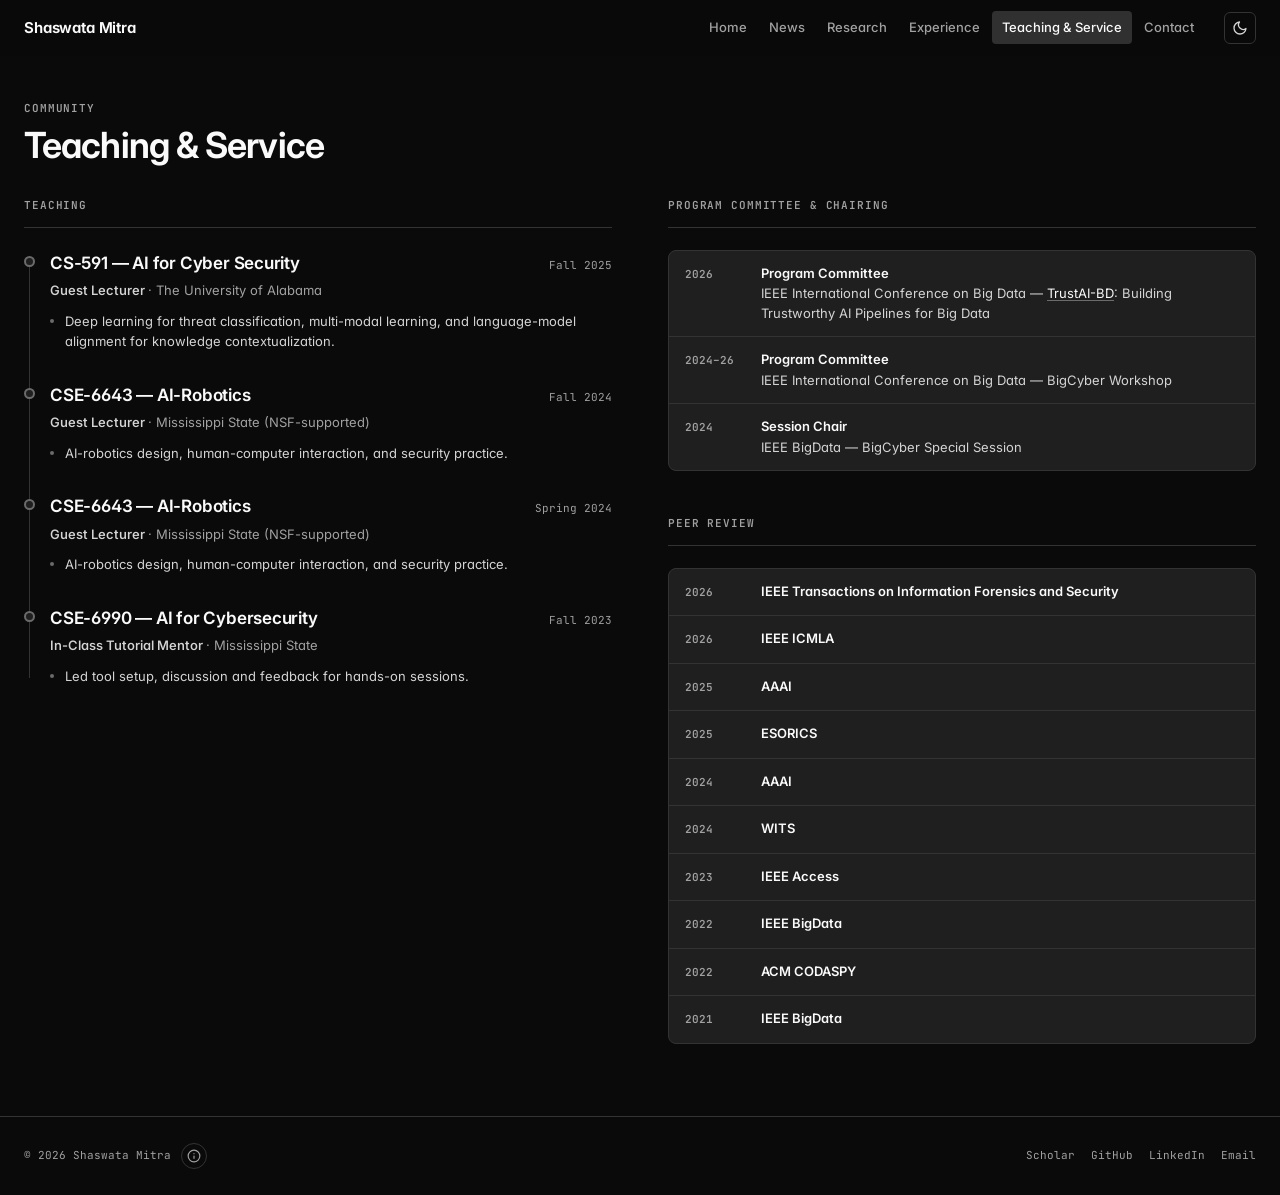
<file: service.html>
<!doctype html>
<html lang="en" data-theme="dark">
  <head>
    <meta charset="UTF-8" />
    <meta name="viewport" content="width=device-width, initial-scale=1.0" />
    <title>Teaching &amp; Service — Shaswata Mitra</title>
    <meta name="description" content="Guest lecturing at The University of Alabama and Mississippi State, peer review across IEEE TIFS, ICMLA, AAAI and ESORICS, and program-committee and session-chair roles." />
    <meta name="author" content="Shaswata Mitra" />
    <link rel="canonical" href="https://shaswata09.github.io/service.html" />

    <meta name="theme-color" content="#f5f5f5" media="(prefers-color-scheme: light)" />
    <meta name="theme-color" content="#0a0a0a" media="(prefers-color-scheme: dark)" />

    <meta property="og:type" content="profile" />
    <meta property="og:title" content="Teaching &amp; Service — Shaswata Mitra" />
    <meta property="og:description" content="Guest lecturing, peer review, and program-committee roles." />
    <meta property="og:url" content="https://shaswata09.github.io/service.html" />
    <meta name="twitter:card" content="summary" />

    <link rel="icon" href="data:image/svg+xml,%3Csvg xmlns='http://www.w3.org/2000/svg' viewBox='0 0 32 32'%3E%3Crect width='32' height='32' rx='6' fill='%230a0a0a'/%3E%3Ctext x='16' y='22' font-family='ui-monospace,monospace' font-size='15' font-weight='700' fill='%23fafafa' text-anchor='middle'%3ESM%3C/text%3E%3C/svg%3E" />

    <link rel="preconnect" href="https://fonts.googleapis.com" />
    <link rel="preconnect" href="https://fonts.gstatic.com" crossorigin />
    <link
      href="https://fonts.googleapis.com/css2?family=Inter:wght@400..700&family=JetBrains+Mono:wght@400..700&display=swap"
      rel="stylesheet"
    />
    <link rel="stylesheet" href="assets/css/styles.css?v=20261119.8" />

    <script>
      // Resolve the theme before first paint so there is no light/dark flash.
      // Mirrors readPref() in assets/js/main.js — keep the storage key and the
      // dark fallback in sync across both.
      ;(function () {
        try {
          var stored = localStorage.getItem('sm.theme')
          var theme =
            stored === 'light' || stored === 'dark'
              ? stored
              : stored === 'system'
                ? window.matchMedia('(prefers-color-scheme: dark)').matches
                  ? 'dark'
                  : 'light'
                : 'dark'
          document.documentElement.dataset.theme = theme
          document.documentElement.style.colorScheme = theme
        } catch (e) {
          /* private mode / storage blocked — the dark default on <html> stands */
        }
      })()
    </script>
  </head>

  <body>
    <a class="skip-link" href="#main">Skip to content</a>

    <!-- ========================= NAV ========================= -->
    <header class="nav" id="nav">
      <div class="nav__inner">
        <a class="nav__brand" href="index.html">
          <span>Shaswata Mitra</span>
        </a>

        <nav class="nav__links" id="nav-menu" aria-label="Sections">
          <a class="nav__link" href="index.html">Home</a>
          <a class="nav__link" href="news.html">News</a>
          <a class="nav__link" href="research.html">Research</a>
          <a class="nav__link" href="experience.html">Experience</a>
          <a class="nav__link" href="service.html" aria-current="page">Teaching &amp; Service</a>
          <!-- Projects — hidden for the job-market version of the site. The page
             still exists at projects.html; uncomment this line to restore it. -->
          <!-- <a class="nav__link" href="projects.html">Projects</a> -->
          <a class="nav__link" href="contact.html">Contact</a>
        </nav>

        <div class="nav__actions">
          <button
            class="icon-btn nav__burger"
            id="nav-toggle"
            type="button"
            aria-label="Open menu"
            aria-expanded="false"
            aria-controls="nav-menu"
          >
            <svg class="nav__burger-open" viewBox="0 0 24 24" fill="none" stroke="currentColor" stroke-width="2" stroke-linecap="round" aria-hidden="true">
              <path d="M4 6h16M4 12h16M4 18h16" />
            </svg>
            <svg class="nav__burger-close" viewBox="0 0 24 24" fill="none" stroke="currentColor" stroke-width="2" stroke-linecap="round" aria-hidden="true">
              <path d="M6 6l12 12M18 6L6 18" />
            </svg>
          </button>
          <button class="icon-btn" id="theme-toggle" type="button" aria-label="Toggle colour theme" title="Toggle theme">
            <svg class="icon-btn__sun" viewBox="0 0 24 24" fill="none" stroke="currentColor" stroke-width="2" stroke-linecap="round" aria-hidden="true">
              <circle cx="12" cy="12" r="4" />
              <path d="M12 2v2M12 20v2M4.93 4.93l1.41 1.41M17.66 17.66l1.41 1.41M2 12h2M20 12h2M6.34 17.66l-1.41 1.41M19.07 4.93l-1.41 1.41" />
            </svg>
            <svg class="icon-btn__moon" viewBox="0 0 24 24" fill="none" stroke="currentColor" stroke-width="2" stroke-linecap="round" stroke-linejoin="round" aria-hidden="true">
              <path d="M21 12.79A9 9 0 1 1 11.21 3 7 7 0 0 0 21 12.79z" />
            </svg>
          </button>
        </div>
      </div>
    </header>

    <main id="main" class="page">
      <!-- ========================= REVIEWING ========================= -->
      <section class="section" id="service">
        <div class="wrap">
          <div class="section__head">
            <div>
              <p class="eyebrow" style="margin-bottom: 8px">Community</p>
              <h2 class="section__title">Teaching &amp; Service</h2>
            </div>
          </div>

          <div class="split">
            <div>
              <p class="subhead">Teaching</p>
              <div class="tl">
                <div class="tl__item reveal">
                  <div class="tl__head">
                    <h3 class="tl__org">CS-591 — AI for Cyber Security</h3>
                    <span class="tl__date">Fall 2025</span>
                  </div>
                  <p class="tl__role">Guest Lecturer <span>· The University of Alabama</span></p>
                  <ul class="tl__list">
                    <li>
                      Deep learning for threat classification, multi-modal learning, and
                      language-model alignment for knowledge contextualization.
                    </li>
                  </ul>
                </div>
                <div class="tl__item reveal">
                  <div class="tl__head">
                    <h3 class="tl__org">CSE-6643 — AI-Robotics</h3>
                    <span class="tl__date">Fall 2024</span>
                  </div>
                  <p class="tl__role">Guest Lecturer <span>· Mississippi State (NSF-supported)</span></p>
                  <ul class="tl__list">
                    <li>AI-robotics design, human-computer interaction, and security practice.</li>
                  </ul>
                </div>
                <div class="tl__item reveal">
                  <div class="tl__head">
                    <h3 class="tl__org">CSE-6643 — AI-Robotics</h3>
                    <span class="tl__date">Spring 2024</span>
                  </div>
                  <p class="tl__role">Guest Lecturer <span>· Mississippi State (NSF-supported)</span></p>
                  <ul class="tl__list">
                    <li>AI-robotics design, human-computer interaction, and security practice.</li>
                  </ul>
                </div>
                <div class="tl__item reveal">
                  <div class="tl__head">
                    <h3 class="tl__org">CSE-6990 — AI for Cybersecurity</h3>
                    <span class="tl__date">Fall 2023</span>
                  </div>
                  <p class="tl__role">In-Class Tutorial Mentor <span>· Mississippi State</span></p>
                  <ul class="tl__list">
                    <li>Led tool setup, discussion and feedback for hands-on sessions.</li>
                  </ul>
                </div>
              </div>
            </div>

            <div>
              <p class="subhead">Program committee &amp; chairing</p>
              <div class="rows reveal">
                <div class="row">
                  <span class="row__k">2026</span>
                  <span class="row__v">
                    <strong>Program Committee</strong>
                    IEEE International Conference on Big Data —
                    <a href="https://trustai-bd-2026.github.io/TrustAI-BD/" target="_blank" rel="noopener">TrustAI-BD</a>:
                    Building Trustworthy AI Pipelines for Big Data
                  </span>
                </div>
                <div class="row">
                  <span class="row__k">2024–26</span>
                  <span class="row__v">
                    <strong>Program Committee</strong>
                    IEEE International Conference on Big Data — BigCyber Workshop
                  </span>
                </div>
                <div class="row">
                  <span class="row__k">2024</span>
                  <span class="row__v">
                    <strong>Session Chair</strong>
                    IEEE BigData — BigCyber Special Session
                  </span>
                </div>
              </div>

              <p class="subhead" style="margin-top: 44px">Peer review</p>
              <div class="rows reveal">
                <div class="row">
                  <span class="row__k">2026</span>
                  <span class="row__v">
                    <strong>IEEE Transactions on Information Forensics and Security</strong>
                  </span>
                </div>
                <div class="row">
                  <span class="row__k">2026</span>
                  <span class="row__v"><strong>IEEE ICMLA</strong></span>
                </div>
                <div class="row">
                  <span class="row__k">2025</span>
                  <span class="row__v"><strong>AAAI</strong></span>
                </div>
                <div class="row">
                  <span class="row__k">2025</span>
                  <span class="row__v"><strong>ESORICS</strong></span>
                </div>
                <div class="row">
                  <span class="row__k">2024</span>
                  <span class="row__v"><strong>AAAI</strong></span>
                </div>
                <div class="row">
                  <span class="row__k">2024</span>
                  <span class="row__v"><strong>WITS</strong></span>
                </div>
                <div class="row">
                  <span class="row__k">2023</span>
                  <span class="row__v"><strong>IEEE Access</strong></span>
                </div>
                <div class="row">
                  <span class="row__k">2022</span>
                  <span class="row__v"><strong>IEEE BigData</strong></span>
                </div>
                <div class="row">
                  <span class="row__k">2022</span>
                  <span class="row__v"><strong>ACM CODASPY</strong></span>
                </div>
                <div class="row">
                  <span class="row__k">2021</span>
                  <span class="row__v"><strong>IEEE BigData</strong></span>
                </div>
              </div>
            </div>
          </div>
        </div>
      </section>
    </main>

    <footer class="footer">
      <div class="wrap footer__inner">
        <span class="footer__meta">
          <span>© <span id="year">2026</span> Shaswata Mitra</span>
          <!-- Hard-coded on purpose: a "last updated" derived from the clock
               would claim today's date on a page that has not changed. Edit
               this string (in every page's footer) when the site is revised. -->
          <button class="stamp" type="button" aria-expanded="false">
            <svg class="stamp__ico" viewBox="0 0 24 24" fill="none" stroke="currentColor" stroke-width="2" stroke-linecap="round" stroke-linejoin="round" aria-hidden="true">
              <circle cx="12" cy="12" r="10" />
              <path d="M12 16v-4M12 8h.01" />
            </svg>
            <span class="stamp__label">Last updated September 2026</span>
          </button>
        </span>
        <nav class="footer__links" aria-label="Profiles">
          <a href="https://scholar.google.com/citations?user=drsx2nkAAAAJ&hl=en" target="_blank" rel="noopener">Scholar</a>
          <a href="https://github.com/shaswata09" target="_blank" rel="noopener">GitHub</a>
          <a href="https://www.linkedin.com/in/shaswatamitra" target="_blank" rel="noopener">LinkedIn</a>
          <a href="mailto:smitra3@ua.edu">Email</a>
        </nav>
      </div>
    </footer>

    <script src="assets/js/main.js?v=20261119.8"></script>
  </body>
</html>
</file>
<file: assets/css/styles.css>
/* ============================================================
   Shaswata Mitra — academic portfolio
   Theme ported from jojo (github.com/shaswata09/jojo):
   shadcn/ui NEUTRAL, dark-default. Neutral greys, a monochrome
   primary, no hue in the chrome. Surfaces are opaque; depth is a
   hairline border plus a small shadow. WCAG ratios carried over
   from jojo's measured comments.

   jojo is a dense application (14px body). This is a reading
   document, so the scale is lifted one step at the base and gains
   display steps above --text-2xl. Every other value is jojo's.
   ============================================================ */

/* ---------- LIGHT — shadcn/ui neutral ---------- */
:root,
html[data-theme="light"] {
  --page: #f5f5f5;
  --panel: #ffffff;
  --well: #f5f5f5;
  --raised: #ffffff;
  --hairline: #e5e5e5;
  --hairline-strong: #8a8a8a;
  --row-hover: #f0f0f0;

  --text-1: #0a0a0a; /* 19.80:1 on panel */
  --text-2: #525252; /*  7.81:1 on panel */
  --text-3: #696969; /*  5.49:1 on panel */

  --accent: #171717; /* 17.93:1 on panel */
  --accent-fg: #fafafa;
  --accent-soft: #ebebeb;
  --accent-border: #a3a3a3;
  --link: #1d4ed8; /* blue-700 — 6.7:1 on panel */
  --link-line: rgba(29, 78, 216, 0.45);

  --info: #3b6fbf; /* 5.34:1 on panel */
  --info-soft: #eff4fc;
  --info-border: #cbdcf3;
  --success: #15803d; /* 5.02:1 */
  --success-soft: #f0fdf4;
  --success-border: #bbf7d0;
  --warning: #a16207; /* 4.92:1 */
  --warning-soft: #fefce8;
  --warning-border: #fde68a;
  --danger: #c81e1e; /* 5.74:1 */
  --danger-soft: #fef2f2;
  --danger-border: #fecaca;

  --kw-cyan: #0e7490;
  --kw-cyan-soft: #ecfeff;
  --kw-cyan-border: #a5f3fc;
  --kw-pink: #be185d;
  --kw-pink-soft: #fdf2f8;
  --kw-pink-border: #fbcfe8;
  --kw-violet: #6d28d9;
  --kw-violet-soft: #f5f3ff;
  --kw-violet-border: #ddd6fe;

  --series-1: #4f9dc9;
  --series-2: #c96b64;
  --series-3: #cea441;
  --series-4: #449970;
  --series-5: #8a6bbf;

  --scrollbar-thumb: rgba(10, 10, 10, 0.32);
  --scrollbar-thumb-hover: rgba(10, 10, 10, 0.46);
  --scrim: rgba(0, 0, 0, 0.45);
  --shadow-panel: 0 1px 2px rgba(0, 0, 0, 0.06);
  --shadow-raised: 0 8px 24px rgba(0, 0, 0, 0.1), 0 2px 6px rgba(0, 0, 0, 0.06);
  --shadow-inset: inset 0 1px 0 rgba(255, 255, 255, 0.6);
  color-scheme: light;
}

/* ---------- DARK — shadcn/ui neutral (separately chosen) ---------- */
html[data-theme="dark"] {
  --page: #0a0a0a;
  --panel: #1f1f1f; /* 1.20:1 on page */
  --well: #171717; /* recessed 1.09:1 under panel */
  --raised: #1f1f1f;
  --hairline: #333333; /* 1.30:1 on panel */
  --hairline-strong: #6b6b6b; /* 3.09:1 on panel */
  --row-hover: #2a2a2a;

  --text-1: #fafafa; /* 15.79:1 on panel */
  --text-2: #d4d4d4; /* 11.12:1 on panel */
  --text-3: #a1a1a1; /*  6.38:1 on panel */

  --accent: #fafafa; /* monochrome primary, inverted */
  --accent-fg: #171717;
  --accent-soft: #303030;
  --accent-border: #5a5a5a;
  --link: #60a5fa; /* blue-400 — 6.6:1 on panel */
  --link-line: rgba(96, 165, 250, 0.5);

  --info: #7ba5e8; /* 7.31:1 on panel */
  --info-soft: #16202e;
  --info-border: #2a3c55;
  --success: #4ade80; /* 10.29:1 */
  --success-soft: #12241a;
  --success-border: #1e4030;
  --warning: #fbbf24; /* 10.74:1 */
  --warning-soft: #262010;
  --warning-border: #453714;
  --danger: #ff6467; /* 6.21:1 */
  --danger-soft: #2a1515;
  --danger-border: #4a2020;

  --kw-cyan: #22d3ee;
  --kw-cyan-soft: #0f2a30;
  --kw-cyan-border: #17414a;
  --kw-pink: #f472b6;
  --kw-pink-soft: #2b1723;
  --kw-pink-border: #4a2038;
  --kw-violet: #a78bfa;
  --kw-violet-soft: #1e1a33;
  --kw-violet-border: #33294d;

  --series-1: #3e96c6;
  --series-2: #cf6a62;
  --series-3: #b18d39;
  --series-4: #45a075;
  --series-5: #9d84d4;

  --scrollbar-thumb: rgba(250, 250, 250, 0.36);
  --scrollbar-thumb-hover: rgba(250, 250, 250, 0.5);
  --scrim: rgba(0, 0, 0, 0.82);
  --shadow-panel: 0 1px 2px rgba(0, 0, 0, 0.5);
  --shadow-raised: 0 8px 24px rgba(0, 0, 0, 0.6), 0 2px 6px rgba(0, 0, 0, 0.4);
  --shadow-inset: inset 0 1px 0 rgba(255, 255, 255, 0.04);
  color-scheme: dark;
}

/* ---------- Scale, tracking, radii ----------
   jojo binds tracking to the SIZE, not the tag: optical letter-spacing
   runs the other way from size, so it belongs on the step. */
:root {
  --font-sans: "Inter", ui-sans-serif, system-ui, -apple-system, sans-serif;
  --font-mono: "JetBrains Mono", ui-monospace, SFMono-Regular, Menlo, monospace;

  --text-xs: 0.6875rem; /* 11px — labels, meta */
  --text-sm: 0.8125rem; /* 13px — dense list body */
  --text-base: 0.9375rem; /* 15px — body (lifted from jojo's 14) */
  --text-lg: 1.0625rem; /* 17px — panel titles */
  --text-xl: 1.3125rem; /* 21px — subsection titles */
  --text-2xl: 1.75rem; /* 28px — stat figures */
  --text-3xl: 2.25rem; /* 36px — section headings */
  --text-4xl: 3rem; /* 48px — hero */
  --text-5xl: 4rem; /* 64px — hero, wide */

  --radius-sm: 4px;
  --radius-md: 6px;
  --radius-lg: 8px;
  --radius-xl: 12px;

  --maxw: 1296px; /* was 1080 — widened 10% on each side */
  --gutter: 24px;
  --nav-h: 56px;
}

/* ============================================================
   Reset
   ============================================================ */
*,
*::before,
*::after {
  box-sizing: border-box;
}

* {
  margin: 0;
  padding: 0;
}

html {
  scroll-behavior: smooth;
  scroll-padding-top: calc(var(--nav-h) + 24px);
  -webkit-text-size-adjust: 100%;
}

@media (prefers-reduced-motion: reduce) {
  html {
    scroll-behavior: auto;
  }
  *,
  *::before,
  *::after {
    animation-duration: 0.01ms !important;
    animation-iteration-count: 1 !important;
    transition-duration: 0.01ms !important;
  }
}

body {
  background: var(--page);
  color: var(--text-1);
  font-family: var(--font-sans);
  font-size: var(--text-base);
  line-height: 1.6;
  font-feature-settings: "cv02", "cv03", "cv04", "cv11";
  -webkit-font-smoothing: antialiased;
  -moz-osx-font-smoothing: grayscale;
  overflow-x: hidden;
}

img,
svg {
  display: block;
  max-width: 100%;
}

a {
  color: inherit;
  text-decoration: none;
}

ul,
ol {
  list-style: none;
}

::selection {
  background: var(--accent-soft);
  color: var(--text-1);
}

::-webkit-scrollbar {
  width: 10px;
  height: 10px;
}
::-webkit-scrollbar-track {
  background: transparent;
}
::-webkit-scrollbar-thumb {
  background: var(--scrollbar-thumb);
  border-radius: 99px;
  border: 2px solid transparent;
  background-clip: content-box;
}
::-webkit-scrollbar-thumb:hover {
  background: var(--scrollbar-thumb-hover);
  background-clip: content-box;
}

:focus-visible {
  outline: 2px solid var(--accent);
  outline-offset: 2px;
  border-radius: var(--radius-sm);
}

.skip-link {
  position: absolute;
  top: 8px;
  left: 8px;
  z-index: 200;
  padding: 10px 16px;
  background: var(--accent);
  color: var(--accent-fg);
  border-radius: var(--radius-md);
  font-size: var(--text-sm);
  font-weight: 600;
  transform: translateY(-200%);
  transition: transform 0.16s ease;
}
.skip-link:focus {
  transform: translateY(0);
}

.sr-only {
  position: absolute;
  width: 1px;
  height: 1px;
  padding: 0;
  overflow: hidden;
  clip: rect(0, 0, 0, 0);
  white-space: nowrap;
  border: 0;
}

/* ============================================================
   Shared primitives
   ============================================================ */
.wrap {
  width: 100%;
  max-width: var(--maxw);
  margin-inline: auto;
  padding-inline: var(--gutter);
}

.eyebrow {
  font-size: var(--text-xs);
  letter-spacing: 0.08em;
  text-transform: uppercase;
  font-weight: 600;
  color: var(--text-3);
  font-family: var(--font-mono);
}

.section {
  padding-block: 72px;
  border-top: 1px solid var(--hairline);
}

.section__head {
  display: flex;
  align-items: baseline;
  justify-content: space-between;
  gap: 16px;
  flex-wrap: wrap;
  margin-bottom: 32px;
}

.section__title {
  font-size: var(--text-3xl);
  line-height: 1.1;
  letter-spacing: -0.025em;
  font-weight: 650;
}

.section__note {
  font-size: var(--text-sm);
  color: var(--text-3);
}

.panel {
  background: var(--panel);
  border: 1px solid var(--hairline);
  border-radius: var(--radius-xl);
  box-shadow: var(--shadow-panel);
}

/* Chips — a --*-soft fill with its matching border, per jojo */
.chip {
  display: inline-flex;
  align-items: center;
  gap: 6px;
  padding: 3px 9px;
  border-radius: 99px;
  font-size: var(--text-xs);
  font-weight: 600;
  letter-spacing: 0.01em;
  font-family: var(--font-mono);
  background: var(--accent-soft);
  border: 1px solid var(--hairline);
  color: var(--text-2);
  white-space: nowrap;
}
.chip--info {
  background: var(--info-soft);
  border-color: var(--info-border);
  color: var(--info);
}
.chip--success {
  background: var(--success-soft);
  border-color: var(--success-border);
  color: var(--success);
}
.chip--warning {
  background: var(--warning-soft);
  border-color: var(--warning-border);
  color: var(--warning);
}
.chip--violet {
  background: var(--kw-violet-soft);
  border-color: var(--kw-violet-border);
  color: var(--kw-violet);
}
.chip--cyan {
  background: var(--kw-cyan-soft);
  border-color: var(--kw-cyan-border);
  color: var(--kw-cyan);
}
.chip--pink {
  background: var(--kw-pink-soft);
  border-color: var(--kw-pink-border);
  color: var(--kw-pink);
}

/* Buttons */
.btn {
  display: inline-flex;
  align-items: center;
  justify-content: center;
  gap: 8px;
  padding: 9px 16px;
  border-radius: var(--radius-md);
  font-size: var(--text-sm);
  font-weight: 600;
  border: 1px solid transparent;
  cursor: pointer;
  transition:
    background 0.15s ease,
    border-color 0.15s ease,
    color 0.15s ease,
    transform 0.15s ease;
  font-family: inherit;
  white-space: nowrap;
}
.btn:active {
  transform: translateY(1px);
}
.btn--primary {
  background: var(--accent);
  color: var(--accent-fg);
}
.btn--primary:hover {
  opacity: 0.88;
}
.btn--ghost {
  background: var(--panel);
  border-color: var(--hairline-strong);
  color: var(--text-1);
}
.btn--ghost:hover {
  background: var(--row-hover);
}
.btn svg {
  width: 15px;
  height: 15px;
  flex: none;
}

/* ============================================================
   Nav
   ============================================================ */
.nav {
  position: sticky;
  top: 0;
  z-index: 100;
  height: var(--nav-h);
  background: color-mix(in srgb, var(--page) 88%, transparent);
  backdrop-filter: saturate(180%) blur(12px);
  -webkit-backdrop-filter: saturate(180%) blur(12px);
  border-bottom: 1px solid transparent;
  transition: border-color 0.2s ease;
}
.nav[data-stuck="true"] {
  border-bottom-color: var(--hairline);
}

.nav__inner {
  height: 100%;
  display: flex;
  align-items: center;
  gap: 20px;
  max-width: var(--maxw);
  margin-inline: auto;
  padding-inline: var(--gutter);
}

.nav__brand {
  display: flex;
  align-items: center;
  gap: 9px;
  font-weight: 650;
  font-size: var(--text-base);
  letter-spacing: -0.01em;
  flex: none;
}

.nav__links {
  display: flex;
  align-items: center;
  gap: 2px;
  margin-left: auto;
  overflow-x: auto;
  scrollbar-width: none;
}
.nav__links::-webkit-scrollbar {
  display: none;
}

.nav__link {
  padding: 6px 10px;
  border-radius: var(--radius-sm);
  font-size: var(--text-sm);
  font-weight: 500;
  color: var(--text-3);
  transition:
    color 0.15s ease,
    background 0.15s ease;
  white-space: nowrap;
}
.nav__link:hover {
  color: var(--text-1);
  background: var(--row-hover);
}
.nav__link[aria-current="true"],
.nav__link[aria-current="page"] {
  color: var(--text-1);
  background: var(--accent-soft);
}

.nav__actions {
  display: flex;
  align-items: center;
  gap: 8px;
  flex: none;
}

.icon-btn {
  width: 32px;
  height: 32px;
  display: grid;
  place-items: center;
  border-radius: var(--radius-md);
  background: transparent;
  border: 1px solid var(--hairline);
  color: var(--text-2);
  cursor: pointer;
  transition:
    background 0.15s ease,
    color 0.15s ease,
    border-color 0.15s ease;
}
.icon-btn:hover {
  background: var(--row-hover);
  color: var(--text-1);
  border-color: var(--hairline-strong);
}
.icon-btn svg {
  width: 16px;
  height: 16px;
}

/* The menu button only exists on small screens */
.nav__burger {
  display: none;
}
.nav__burger-close {
  display: none;
}
.nav__burger[aria-expanded="true"] .nav__burger-open {
  display: none;
}
.nav__burger[aria-expanded="true"] .nav__burger-close {
  display: block;
}

/* The theme toggle swaps which glyph is painted */
html[data-theme="dark"] .icon-btn__sun {
  display: none;
}
html[data-theme="light"] .icon-btn__moon {
  display: none;
}

/* ============================================================
   Hero
   ============================================================ */
.hero {
  padding-block: 88px 72px;
  position: relative;
  overflow: hidden;
}

/* The canvas and its scrim used to sit here. Both are gone: the scrim only
   ever existed to keep text legible over the animation behind it, so with
   the animation removed it has nothing to protect against. .hero__inner no
   longer needs a z-index for the same reason. */

.hero__inner {
  display: grid;
  grid-template-columns: minmax(0, 1fr) auto;
  gap: 48px;
  align-items: start;
}

.hero__name {
  font-size: clamp(2.5rem, 6vw, var(--text-5xl));
  line-height: 1.02;
  letter-spacing: -0.035em;
  font-weight: 680;
  margin-bottom: 14px;
}

.hero__role {
  font-size: var(--text-xl);
  line-height: 1.35;
  letter-spacing: -0.01em;
  color: var(--text-2);
  font-weight: 450;
  margin-bottom: 22px;
}
.hero__role strong {
  color: var(--text-1);
  font-weight: 600;
}

.hero__lede {
  font-size: var(--text-lg);
  line-height: 1.62;
  color: var(--text-2);
  max-width: 84ch;
  text-align: justify;
  text-justify: inter-word;
  hyphens: auto;
  -webkit-hyphens: auto;
  margin-bottom: 28px;
}
.hero__lede p + p {
  margin-top: 12px;
}
/* The three research threads: set in from the intro with a hairline rule */
.hero__lede p:not(:first-child) {
  padding-left: 16px;
  border-left: 2px solid var(--border-strong, var(--accent-border));
}
.hero__lede em {
  hyphens: manual; /* never split the bold key phrases */
  -webkit-hyphens: manual;
  color: var(--text-1);
  font-style: normal;
  font-weight: 550;
}

.hero__actions {
  display: flex;
  flex-wrap: wrap;
  align-items: center;
  gap: 10px 16px;
  margin-bottom: 26px;
}

.hero__tags {
  display: flex;
  flex-wrap: wrap;
  gap: 7px;
}

/* Inline Lucide glyphs — the same set react-icons wraps. This site has no
   React or build step, so they are inlined rather than imported. */
.chip--topic svg {
  width: 13px;
  height: 13px;
  flex: none;
  opacity: 0.75;
}
.chip--topic:hover svg {
  opacity: 1;
}

.chip--topic {
  padding: 5px 10px 5px 9px;
  background: transparent;
  border-color: var(--hairline-strong);
  color: var(--text-2);
  transition:
    color 0.15s ease,
    border-color 0.15s ease,
    background 0.15s ease;
}
.chip--topic:hover {
  color: var(--text-1);
  border-color: var(--accent-border);
  background: var(--accent-soft);
}

.hero__links {
  display: flex;
  flex-wrap: wrap;
  gap: 18px;
}
.hero__link {
  display: inline-flex;
  align-items: center;
  gap: 7px;
  font-size: var(--text-sm);
  color: var(--text-3);
  font-weight: 500;
  transition: color 0.15s ease;
}
.hero__link:hover {
  color: var(--text-1);
}
/* Every mark is boxed at 15px, but each one's artwork fills its viewBox by a
   different amount — LinkedIn and DBLP reach the edges, the others stop at
   71-81% — so at equal box sizes the rest looked smaller. These sizes are
   15 / fill-ratio, which renders every icon's ARTWORK at the same height.
   Measured with getBBox(); re-measure if a mark is ever replaced. */
.hero__link svg,
.hero__link img {
  width: 15px;
  height: 15px;
  flex: none;
}
.hero__link[href^='mailto'] svg {
  width: 20px;
  height: 20px;
}
.hero__link[href*='scholar.google'] svg {
  width: 21px;
  height: 21px;
}
.hero__link[href*='github.com'] svg {
  width: 18.5px;
  height: 18.5px;
}
.hero__link[href*='huggingface.co'] svg {
  width: 19.5px;
  height: 19.5px;
}

/* Portrait plate */
.hero__side {
  width: 216px;
  flex: none;
}
.hero__plate {
  aspect-ratio: 1;
  border-radius: var(--radius-xl);
  background: var(--panel);
  border: 1px solid var(--hairline);
  box-shadow: var(--shadow-raised);
  display: grid;
  place-items: center;
  overflow: hidden;
  position: relative;
}
.hero__plate img {
  width: 100%;
  height: 100%;
  object-fit: cover;
}

.hero__monogram {
  font-family: var(--font-mono);
  font-size: 4rem;
  font-weight: 700;
  letter-spacing: -0.04em;
  color: var(--text-1);
  opacity: 0.9;
}
.hero__affil {
  margin-top: 14px;
  font-size: var(--text-xs);
  color: var(--text-3);
  font-family: var(--font-mono);
  line-height: 1.6;
  text-align: center;
}

/* Inner pages have no hero, so the first section carries neither the
   top hairline nor the full leading pad. */
.page > .section:first-child {
  border-top: 0;
  padding-top: 44px;
}

/* ============================================================
   Explore cards (home)
   ============================================================ */
.explore {
  display: grid;
  /* 3 while the Projects card is commented out in index.html; back to 4
     when it returns. */
  grid-template-columns: repeat(3, minmax(0, 1fr));
  gap: 16px;
}

/* News: one timeline per year, stacked. */
.news__year + .news__year {
  margin-top: 40px;
}

.ecard {
  display: flex;
  flex-direction: column;
  padding: 22px;
  border: 1px solid var(--hairline);
  border-radius: var(--radius-xl);
  background: var(--panel);
  box-shadow: var(--shadow-panel);
  transition:
    border-color 0.18s ease,
    transform 0.18s ease,
    box-shadow 0.18s ease;
}
.ecard:hover {
  border-color: var(--hairline-strong);
  transform: translateY(-2px);
  box-shadow: var(--shadow-raised);
}

.ecard__k {
  font-family: var(--font-mono);
  font-size: var(--text-xs);
  font-weight: 700;
  letter-spacing: 0.08em;
  color: var(--text-3);
  margin-bottom: 14px;
}

.ecard__t {
  font-size: var(--text-lg);
  font-weight: 620;
  letter-spacing: -0.012em;
  margin-bottom: 8px;
}

.ecard__d {
  font-size: var(--text-sm);
  color: var(--text-2);
  line-height: 1.6;
  flex: 1;
  margin-bottom: 16px;
}

.ecard__go {
  font-size: var(--text-xs);
  font-family: var(--font-mono);
  font-weight: 600;
  color: var(--text-3);
  transition: color 0.15s ease;
}
.ecard:hover .ecard__go {
  color: var(--text-1);
}

/* ============================================================
   Research cards
   ============================================================ */
.research {
  display: grid;
  grid-template-columns: repeat(2, minmax(0, 1fr));
  gap: 16px;
}

.rcard {
  background: var(--panel);
  border: 1px solid var(--hairline);
  border-radius: var(--radius-xl);
  padding: 26px;
  box-shadow: var(--shadow-panel);
  transition:
    border-color 0.18s ease,
    transform 0.18s ease,
    box-shadow 0.18s ease;
}
.rcard:hover {
  border-color: var(--hairline-strong);
  transform: translateY(-2px);
  box-shadow: var(--shadow-raised);
}

.rcard__ico {
  width: 38px;
  height: 38px;
  border-radius: var(--radius-lg);
  display: grid;
  place-items: center;
  margin-bottom: 16px;
  border: 1px solid;
}
.rcard__ico svg {
  width: 19px;
  height: 19px;
}
.rcard__ico--info {
  background: var(--info-soft);
  border-color: var(--info-border);
  color: var(--info);
}
.rcard__ico--violet {
  background: var(--kw-violet-soft);
  border-color: var(--kw-violet-border);
  color: var(--kw-violet);
}
.rcard__ico--cyan {
  background: var(--kw-cyan-soft);
  border-color: var(--kw-cyan-border);
  color: var(--kw-cyan);
}
.rcard__ico--success {
  background: var(--success-soft);
  border-color: var(--success-border);
  color: var(--success);
}

.rcard__title {
  font-size: var(--text-lg);
  font-weight: 620;
  letter-spacing: -0.012em;
  margin-bottom: 9px;
  line-height: 1.32;
}

.rcard__body {
  font-size: var(--text-sm);
  color: var(--text-2);
  line-height: 1.62;
  margin-bottom: 16px;
}
/* The 16px above reserved room for the tag row. With no tags the body is
   the card's last child, and that margin is just slack at the bottom. */
.rcard__body:last-child {
  margin-bottom: 0;
}

.rcard__tags {
  display: flex;
  flex-wrap: wrap;
  gap: 6px;
}

/* ============================================================
   Selected work
   ============================================================ */
.work {
  display: grid;
  grid-template-columns: repeat(3, minmax(0, 1fr));
  gap: 16px;
}

.wcard {
  display: flex;
  flex-direction: column;
  background: var(--panel);
  border: 1px solid var(--hairline);
  border-radius: var(--radius-xl);
  padding: 22px;
  box-shadow: var(--shadow-panel);
  transition:
    border-color 0.18s ease,
    transform 0.18s ease,
    box-shadow 0.18s ease;
}
.wcard:hover {
  border-color: var(--hairline-strong);
  transform: translateY(-2px);
  box-shadow: var(--shadow-raised);
}

.wcard__top {
  display: flex;
  align-items: center;
  justify-content: space-between;
  gap: 10px;
  margin-bottom: 14px;
}

.wcard__name {
  font-family: var(--font-mono);
  font-size: var(--text-base);
  font-weight: 700;
  letter-spacing: -0.02em;
}

.wcard__desc {
  font-size: var(--text-sm);
  color: var(--text-2);
  line-height: 1.6;
  flex: 1;
  margin-bottom: 16px;
}

.wcard__meta {
  display: flex;
  align-items: center;
  gap: 14px;
  font-size: var(--text-xs);
  color: var(--text-3);
  font-family: var(--font-mono);
  padding-top: 14px;
  border-top: 1px solid var(--hairline);
}
.wcard__meta span {
  display: inline-flex;
  align-items: center;
  gap: 5px;
}
.wcard__meta svg {
  width: 13px;
  height: 13px;
}

.wcard__lang::before {
  content: "";
  width: 8px;
  height: 8px;
  border-radius: 99px;
  background: var(--series-3);
  display: inline-block;
}
.wcard__lang[data-lang="Python"]::before {
  background: var(--series-1);
}

/* ============================================================
   Timeline (experience + education)
   ============================================================ */
.tl {
  position: relative;
  padding-left: 26px;
}
.tl::before {
  content: "";
  position: absolute;
  left: 5px;
  top: 8px;
  bottom: 8px;
  width: 1px;
  background: var(--hairline);
}

.tl__item {
  position: relative;
  padding-bottom: 30px;
}
.tl__item:last-child {
  padding-bottom: 0;
}
.tl__item::before {
  content: "";
  position: absolute;
  left: -26px;
  top: 6px;
  width: 11px;
  height: 11px;
  border-radius: 99px;
  background: var(--panel);
  border: 2px solid var(--hairline-strong);
}
.tl__item[data-current="true"]::before {
  background: var(--success);
  border-color: var(--success);
  box-shadow: 0 0 0 3px color-mix(in srgb, var(--success) 20%, transparent);
}

.tl__head {
  display: flex;
  align-items: baseline;
  justify-content: space-between;
  gap: 14px;
  flex-wrap: wrap;
  margin-bottom: 3px;
}

.tl__org {
  font-size: var(--text-lg);
  font-weight: 620;
  letter-spacing: -0.012em;
}

.tl__date {
  font-size: var(--text-xs);
  color: var(--text-3);
  font-family: var(--font-mono);
  white-space: nowrap;
}

.tl__role {
  font-size: var(--text-sm);
  color: var(--text-2);
  font-weight: 550;
  margin-bottom: 4px;
}
.tl__role span {
  color: var(--text-3);
  font-weight: 400;
}

.tl__list {
  margin-top: 10px;
  display: grid;
  gap: 6px;
}
.tl__list li {
  font-size: var(--text-sm);
  color: var(--text-2);
  line-height: 1.58;
  padding-left: 15px;
  position: relative;
}
.tl__list li::before {
  content: "";
  position: absolute;
  left: 0;
  top: 0.62em;
  width: 4px;
  height: 4px;
  border-radius: 99px;
  background: var(--hairline-strong);
}

.split {
  display: grid;
  grid-template-columns: repeat(2, minmax(0, 1fr));
  gap: 56px;
}

.subhead {
  font-size: var(--text-xs);
  letter-spacing: 0.08em;
  text-transform: uppercase;
  font-weight: 600;
  color: var(--text-3);
  font-family: var(--font-mono);
  padding-bottom: 12px;
  margin-bottom: 22px;
  border-bottom: 1px solid var(--hairline);
}

/* ============================================================
   Publications
   ============================================================ */
.pubbar {
  display: flex;
  align-items: center;
  gap: 8px;
  flex-wrap: wrap;
  margin-bottom: 20px;
}

.filter {
  padding: 6px 13px;
  border-radius: 99px;
  font-size: var(--text-sm);
  font-weight: 550;
  background: transparent;
  border: 1px solid var(--hairline);
  color: var(--text-3);
  cursor: pointer;
  font-family: inherit;
  transition: all 0.15s ease;
}
.filter:hover {
  border-color: var(--hairline-strong);
  color: var(--text-1);
}
.filter[aria-pressed="true"] {
  background: var(--accent);
  border-color: var(--accent);
  color: var(--accent-fg);
}
.filter__n {
  opacity: 0.6;
  font-family: var(--font-mono);
  font-size: var(--text-xs);
  margin-left: 4px;
}

.publist {
  border: 1px solid var(--hairline);
  border-radius: var(--radius-xl);
  background: var(--panel);
  box-shadow: var(--shadow-panel);
  overflow: hidden;
}

.pub {
  display: grid;
  grid-template-columns: 58px minmax(0, 1fr);
  gap: 16px;
  padding: 18px 20px;
  border-bottom: 1px solid var(--hairline);
  transition: background 0.14s ease;
}
.pub:last-child {
  border-bottom: 0;
}
.pub:hover {
  background: var(--row-hover);
}
.pub[hidden] {
  display: none;
}

.pub__year {
  font-family: var(--font-mono);
  font-size: var(--text-sm);
  font-weight: 600;
  color: var(--text-3);
  padding-top: 1px;
}

.pub__title {
  font-size: var(--text-base);
  font-weight: 570;
  line-height: 1.45;
  letter-spacing: -0.008em;
  margin-bottom: 5px;
}
.pub__title a {
  color: var(--link);
  text-decoration: underline;
  text-decoration-color: var(--link-line);
  text-decoration-thickness: 1px;
  text-underline-offset: 3px;
  transition: text-decoration-color 0.15s ease;
}
.pub__title a:hover,
.pub__title a:focus-visible {
  text-decoration-color: currentColor;
  text-decoration-thickness: 2px;
}

.pub__authors {
  font-size: var(--text-sm);
  color: var(--text-3);
  line-height: 1.5;
  margin-bottom: 8px;
}
.pub__authors b {
  color: var(--text-1);
  font-weight: 650;
}

.pub__foot {
  display: flex;
  align-items: center;
  gap: 8px;
  flex-wrap: wrap;
}

.pub__venue {
  font-size: var(--text-xs);
  font-family: var(--font-mono);
  color: var(--text-2);
  font-weight: 600;
}

/* ============================================================
   Two-column generic lists (talks, service, awards)
   ============================================================ */
.rows {
  display: grid;
  gap: 1px;
  background: var(--hairline);
  border: 1px solid var(--hairline);
  border-radius: var(--radius-lg);
  overflow: hidden;
}

.row {
  display: grid;
  grid-template-columns: 62px minmax(0, 1fr);
  gap: 14px;
  padding: 13px 16px;
  background: var(--panel);
  transition: background 0.14s ease;
}
.row:hover {
  background: var(--row-hover);
}

.row__k {
  font-family: var(--font-mono);
  font-size: var(--text-xs);
  color: var(--text-3);
  font-weight: 600;
  padding-top: 2px;
}

.row__v {
  font-size: var(--text-sm);
  color: var(--text-2);
  line-height: 1.5;
}
.row__v strong {
  color: var(--text-1);
  font-weight: 600;
  display: block;
  margin-bottom: 1px;
}
.row__v a {
  color: var(--text-1);
  text-decoration: underline;
  text-underline-offset: 2px;
  text-decoration-color: var(--hairline-strong);
  transition: text-decoration-color 0.15s ease;
}
.row__v a:hover {
  text-decoration-color: var(--text-1);
}

/* Mentoring grid */
.mentees {
  display: grid;
  grid-template-columns: repeat(auto-fill, minmax(220px, 1fr));
  gap: 10px;
}
.mentee {
  padding: 13px 15px;
  border: 1px solid var(--hairline);
  border-radius: var(--radius-lg);
  background: var(--panel);
  transition:
    border-color 0.15s ease,
    background 0.15s ease;
}
.mentee:hover {
  border-color: var(--hairline-strong);
  background: var(--row-hover);
}
.mentee__n {
  font-size: var(--text-sm);
  font-weight: 600;
  margin-bottom: 2px;
}
.mentee__m {
  font-size: var(--text-xs);
  color: var(--text-3);
  font-family: var(--font-mono);
  line-height: 1.5;
}

/* Award callouts */
.awards {
  display: grid;
  grid-template-columns: repeat(2, minmax(0, 1fr));
  gap: 16px;
}
.award {
  padding: 22px;
  border-radius: var(--radius-xl);
  border: 1px solid var(--warning-border);
  background: var(--warning-soft);
}
.award--info {
  border-color: var(--info-border);
  background: var(--info-soft);
}
.award__y {
  font-family: var(--font-mono);
  font-size: var(--text-xs);
  font-weight: 700;
  letter-spacing: 0.06em;
  color: var(--warning);
  margin-bottom: 8px;
}
.award--info .award__y {
  color: var(--info);
}
.award__t {
  font-size: var(--text-lg);
  font-weight: 620;
  letter-spacing: -0.012em;
  margin-bottom: 6px;
}
.award__d {
  font-size: var(--text-sm);
  color: var(--text-2);
  line-height: 1.56;
}

/* ============================================================
   Contact + footer
   ============================================================ */
.contact {
  text-align: center;
  padding-block: 96px;
}
.contact__title {
  font-size: clamp(2rem, 5vw, var(--text-4xl));
  letter-spacing: -0.03em;
  font-weight: 680;
  line-height: 1.08;
  margin-bottom: 16px;
}
.contact__body {
  font-size: var(--text-lg);
  color: var(--text-2);
  max-width: 54ch;
  margin: 0 auto 30px;
  line-height: 1.6;
}
.contact__actions {
  display: flex;
  gap: 10px;
  justify-content: center;
  flex-wrap: wrap;
}

.footer {
  border-top: 1px solid var(--hairline);
  padding-block: 26px;
}
.footer__inner {
  display: flex;
  align-items: center;
  justify-content: space-between;
  gap: 16px;
  flex-wrap: wrap;
  font-size: var(--text-xs);
  color: var(--text-3);
  font-family: var(--font-mono);
}
.footer__links {
  display: flex;
  gap: 16px;
}

/* ---------- "Last updated" stamp ----------
   A square icon button that widens into a capsule. The label is always in
   the accessibility tree — it is clipped by max-width, never display:none —
   so a screen reader reads the whole thing without any expansion. */
.footer__meta {
  display: flex;
  align-items: center;
  gap: 10px;
  min-width: 0;
}

.stamp {
  display: inline-flex;
  align-items: center;
  gap: 0;
  height: 26px;
  padding: 0;
  border: 1px solid var(--hairline);
  border-radius: 99px;
  background: transparent;
  color: var(--text-3);
  font: inherit;
  font-size: var(--text-xs);
  font-family: var(--font-mono);
  cursor: pointer;
  overflow: hidden;
  transition:
    border-color 0.18s ease,
    color 0.18s ease,
    background 0.18s ease,
    gap 0.24s ease;
}

.stamp__ico {
  width: 14px;
  height: 14px;
  flex: none;
  margin-inline: 5px;
}

/* The capsule grows by unclipping the label, so there is no layout jump on
   the rest of the footer until it actually opens. */
.stamp__label {
  max-width: 0;
  opacity: 0;
  white-space: nowrap;
  overflow: hidden;
  transition:
    max-width 0.28s ease,
    opacity 0.2s ease,
    padding-right 0.28s ease;
  padding-right: 0;
}

.stamp:hover,
.stamp:focus-visible,
.stamp[aria-expanded='true'] {
  border-color: var(--hairline-strong);
  color: var(--text-1);
  background: var(--accent-soft);
}

.stamp:hover .stamp__label,
.stamp:focus-visible .stamp__label,
.stamp[aria-expanded='true'] .stamp__label {
  max-width: 30ch;
  opacity: 1;
  padding-right: 10px;
}

/* No hover on touch, so the tap (which toggles aria-expanded) is the way in. */
@media (hover: none) {
  .stamp:hover .stamp__label {
    max-width: 0;
    opacity: 0;
    padding-right: 0;
  }
  .stamp[aria-expanded='true'] .stamp__label {
    max-width: 30ch;
    opacity: 1;
    padding-right: 10px;
  }
}
.footer__links a:hover {
  color: var(--text-1);
}

/* ============================================================
   Reveal on scroll — opacity + 8px only, and off entirely under
   prefers-reduced-motion (handled in the global block above).
   ============================================================ */
.reveal {
  opacity: 0;
  transform: translateY(8px);
  transition:
    opacity 0.5s ease,
    transform 0.5s ease;
}
.reveal.is-in {
  opacity: 1;
  transform: none;
}
@media (prefers-reduced-motion: reduce) {
  .reveal {
    opacity: 1;
    transform: none;
  }
}

/* ============================================================
   Responsive
   ============================================================ */
@media (max-width: 900px) {
  .research,
  .awards {
    grid-template-columns: 1fr;
  }
  .explore {
    grid-template-columns: repeat(2, minmax(0, 1fr));
  }
  .work {
    grid-template-columns: repeat(2, minmax(0, 1fr));
  }
  .split {
    grid-template-columns: 1fr;
    gap: 44px;
  }
  .hero__inner {
    grid-template-columns: 1fr;
    gap: 32px;
  }
  .hero__side {
    order: -1;
    width: 150px;
  }
  .hero__affil {
    text-align: left;
  }
}

@media (max-width: 640px) {
  :root {
    --gutter: 18px;
  }

  /* Below this width the links become a disclosure panel under the bar.
     They used to be display:none, which left a seven-page site with no
     navigation at all on a phone. */
  .nav__burger {
    display: grid;
  }
  /* .nav__links carried the `margin-left: auto` that pushed everything after
     it to the right edge. Below this width it becomes position:fixed and
     leaves the flow, so the actions need to claim that space themselves —
     otherwise the burger and theme toggle bunch up against the brand. */
  .nav__actions {
    margin-left: auto;
  }
  .nav__links {
    position: fixed;
    top: var(--nav-h);
    left: 0;
    right: 0;
    flex-direction: column;
    align-items: stretch;
    gap: 2px;
    margin-left: 0;
    padding: 10px var(--gutter) 16px;
    background: var(--page);
    border-bottom: 1px solid var(--hairline);
    box-shadow: var(--shadow-raised);
    overflow: visible;
    opacity: 0;
    transform: translateY(-8px);
    pointer-events: none;
    transition:
      opacity 0.16s ease,
      transform 0.16s ease;
  }
  .nav__links[data-open="true"] {
    opacity: 1;
    transform: none;
    pointer-events: auto;
  }
  .nav__link {
    padding: 11px 12px;
    font-size: var(--text-base);
  }

  /* On a phone the 150px plate plus a four-line address block pushed the
     name down ~280px, so the first thing on screen was a photo and a
     postal address. Lay them out as one compact identity row instead. */
  .hero__side {
    width: 100%;
    display: flex;
    align-items: center;
    gap: 14px;
  }
  .hero__plate {
    width: 84px;
    flex: none;
  }
  .hero__affil {
    margin-top: 0;
    text-align: left;
  }
  .section {
    padding-block: 56px;
  }
  .hero {
    padding-block: 56px 48px;
  }
  .work,
  .explore {
    grid-template-columns: 1fr;
  }
  .hero__actions {
    gap: 14px;
  }
  .hero__tags {
    gap: 6px;
  }
  .pub {
    grid-template-columns: 1fr;
    gap: 6px;
  }
  .row {
    grid-template-columns: 1fr;
    gap: 3px;
  }
  .contact {
    padding-block: 68px;
  }
}

/* ============================================================
   Print — the CV is the artefact; this just makes the page sane
   ============================================================ */
@media print {
  .nav,
  .hero__actions,
  .contact__actions,
  .pubbar {
    display: none;
  }
  body {
    background: #fff;
    color: #000;
  }
  .section {
    padding-block: 20px;
    break-inside: avoid;
  }
}

/* Inline paper links (news) — blue + underline so readers see they are links */
.paper-link {
  color: var(--link);
  text-decoration: underline;
  text-decoration-color: var(--link-line);
  text-decoration-thickness: 1px;
  text-underline-offset: 3px;
  transition: text-decoration-color 0.15s ease;
}
.paper-link:hover,
.paper-link:focus-visible {
  text-decoration-color: currentColor;
  text-decoration-thickness: 2px;
}
</file>
